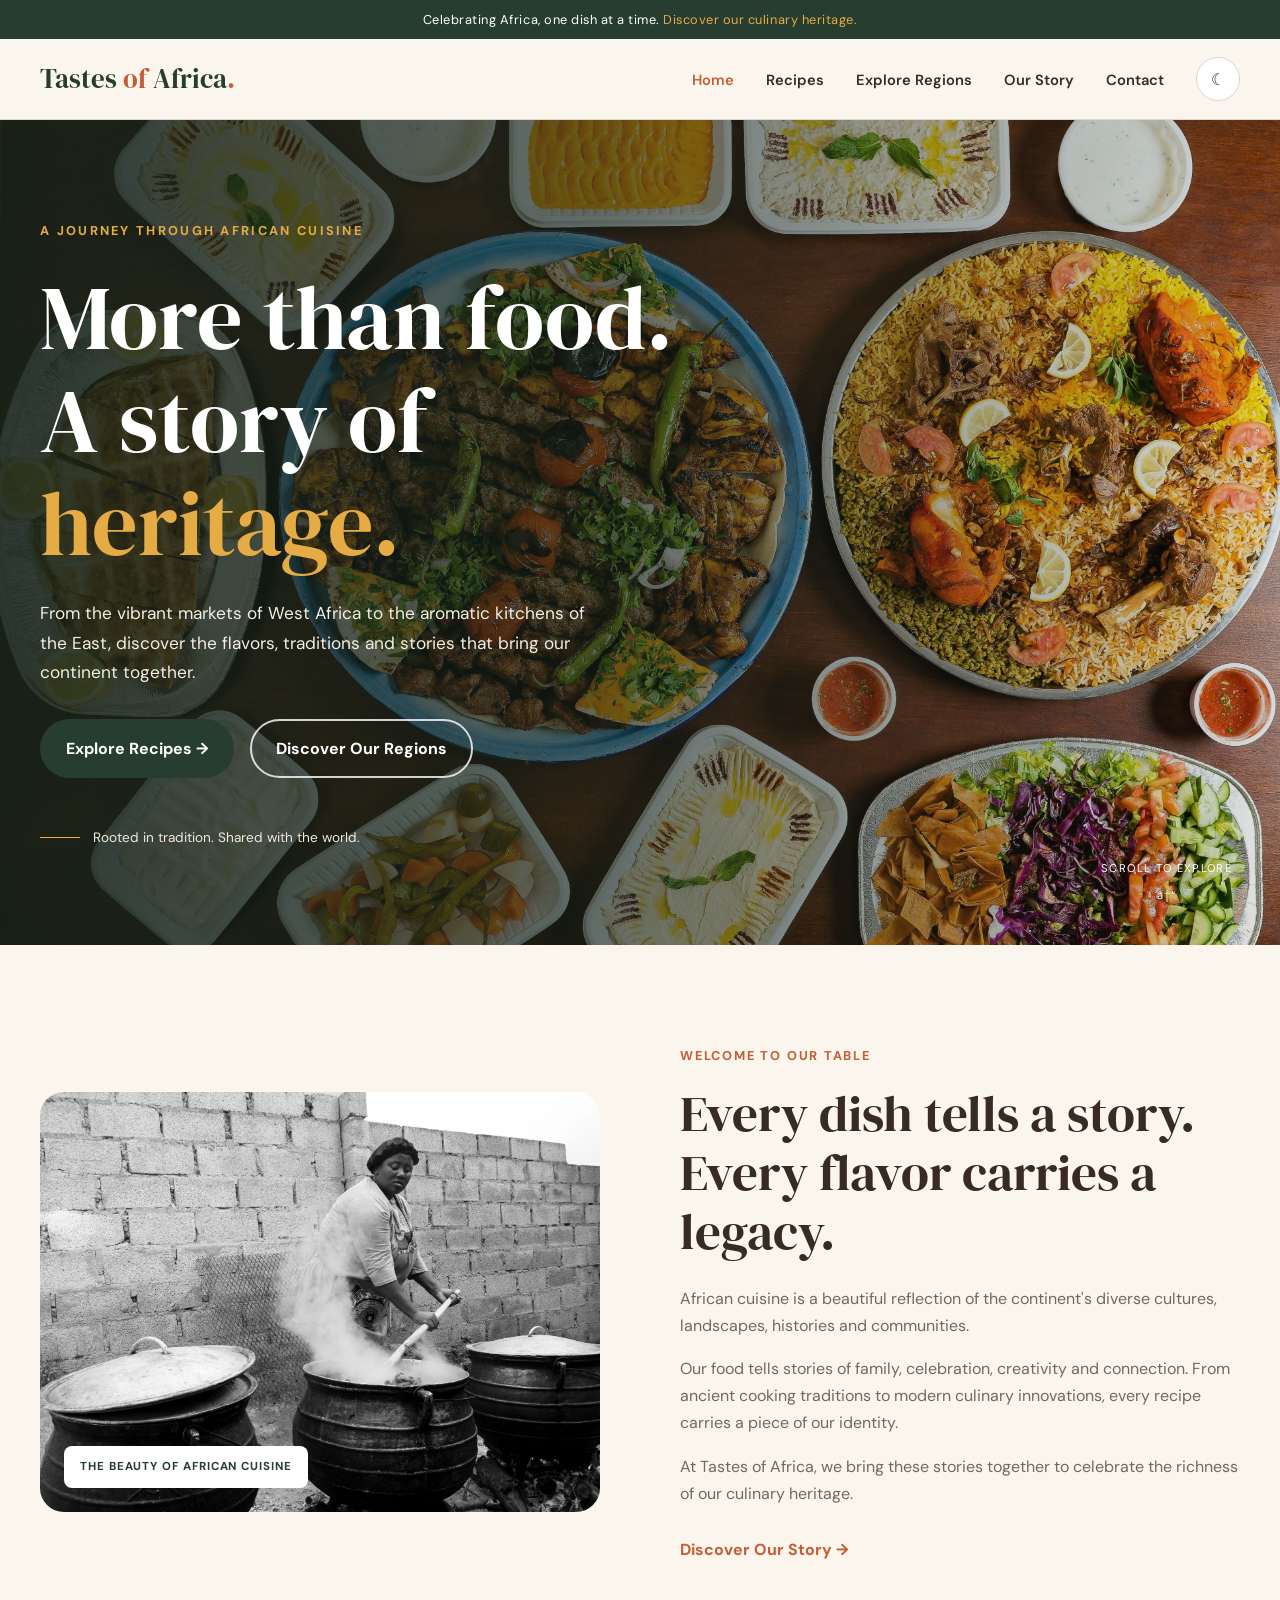
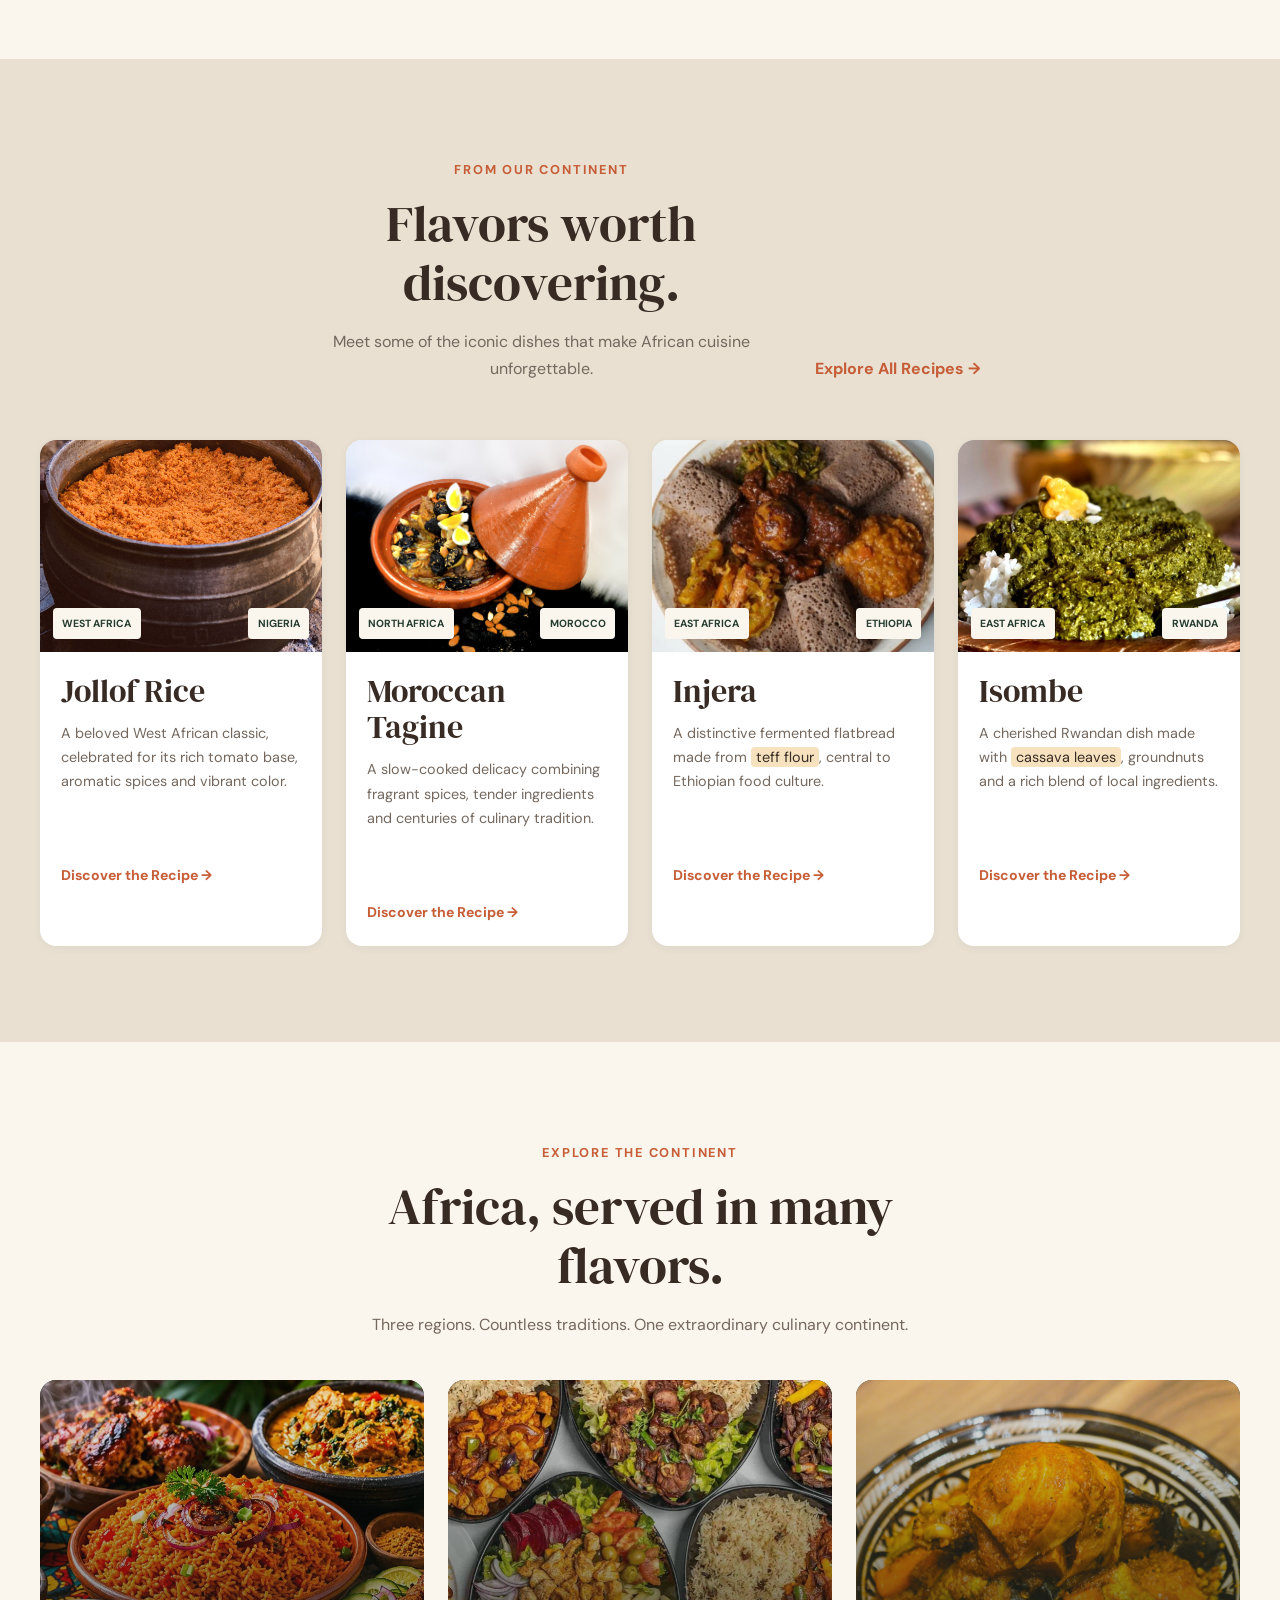
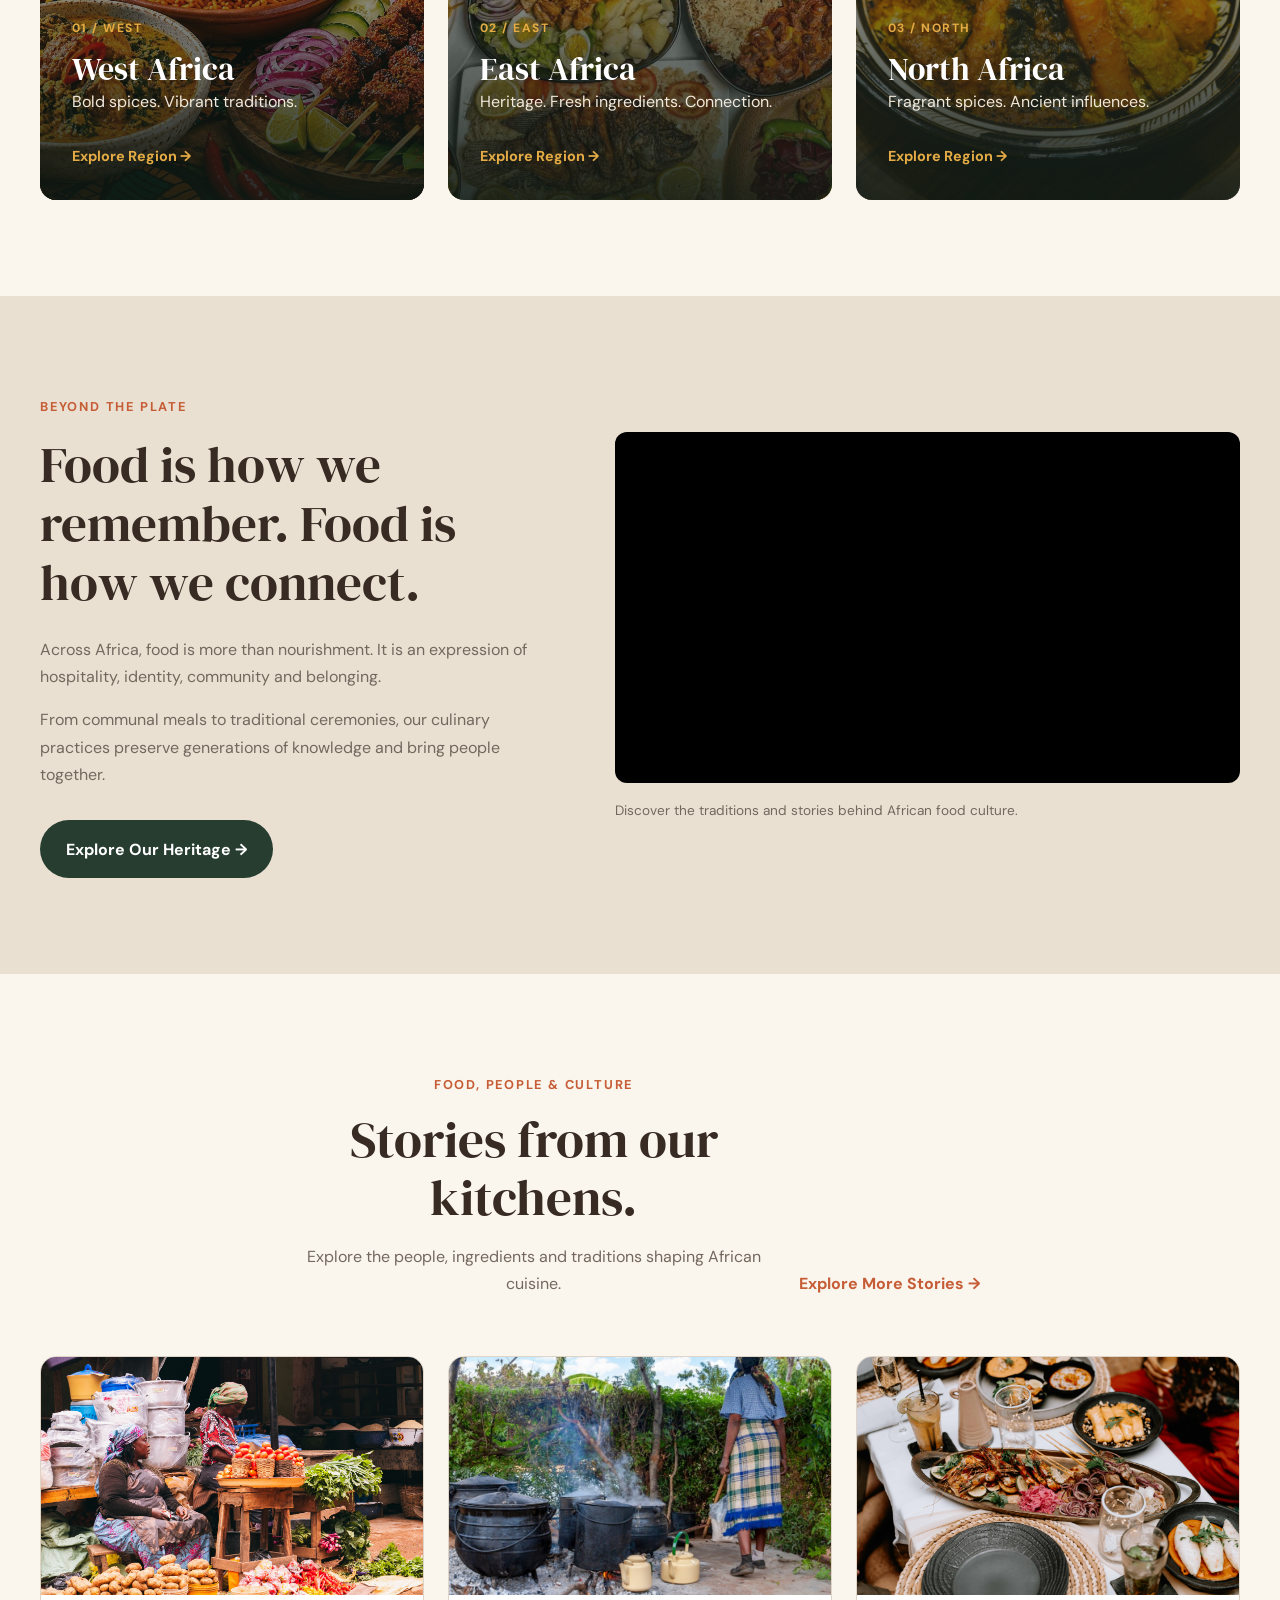
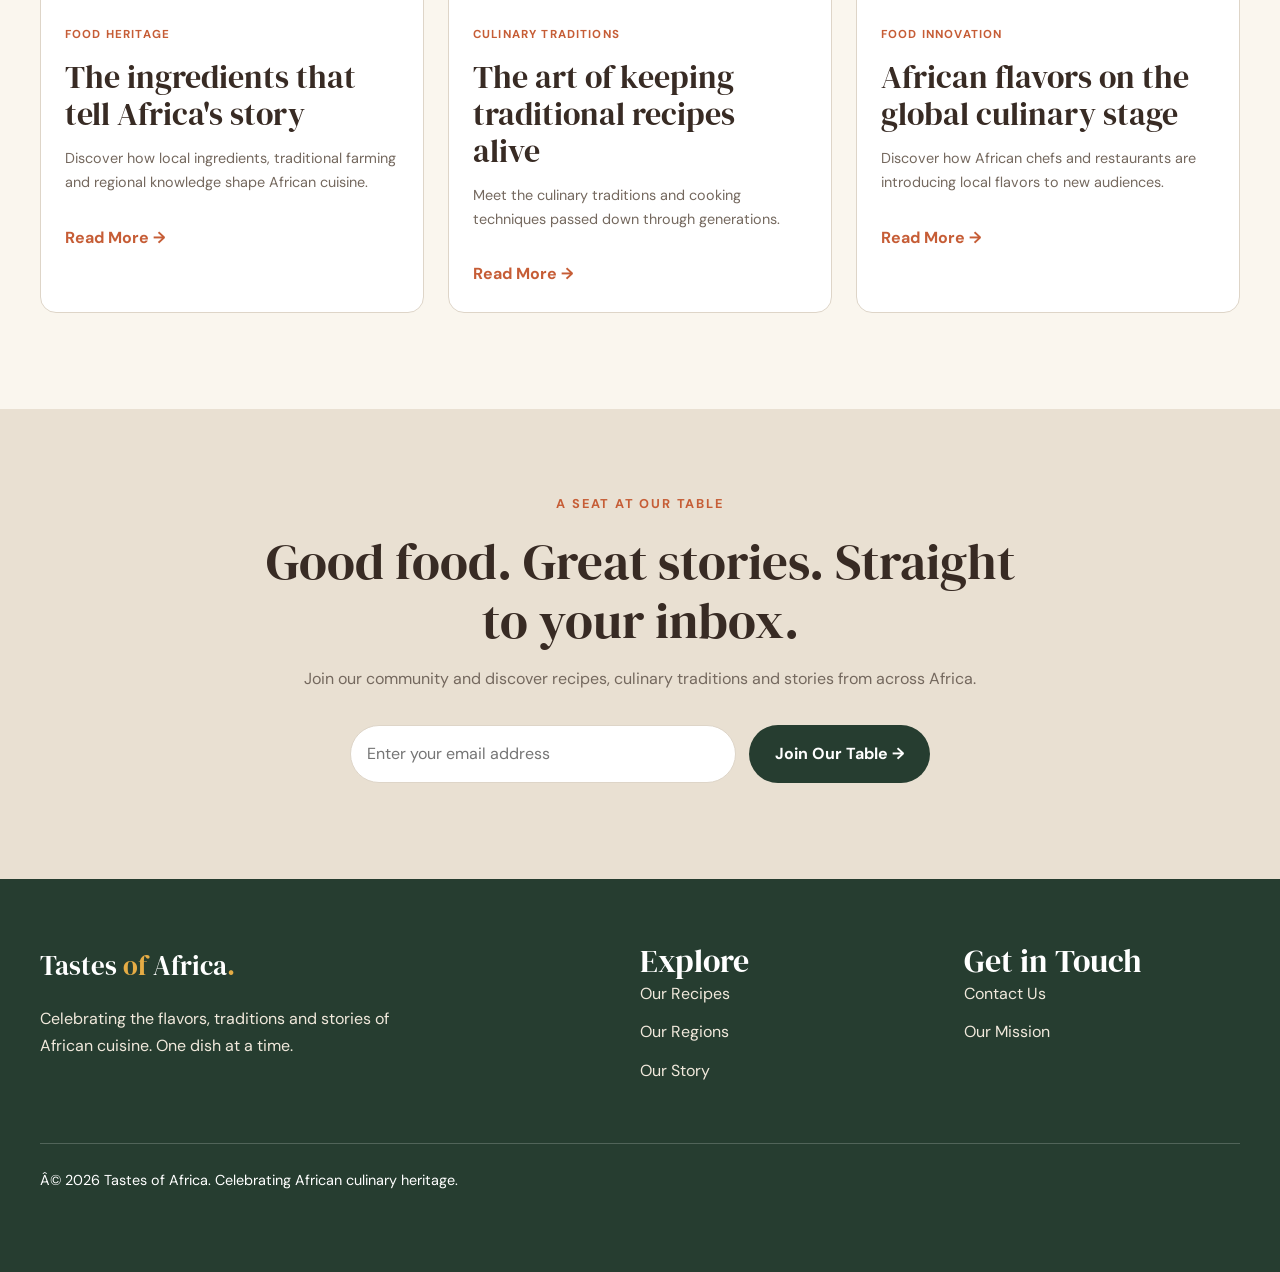
<file: index.html>
﻿
<!DOCTYPE html>
<html lang="en" data-theme="light">

<head>
    <meta charset="UTF-8">
    <meta name="viewport" content="width=device-width, initial-scale=1.0">

    <meta name="description" content="Discover the rich flavors, recipes, ingredients and culinary traditions of Africa. Explore African food culture with Tastes of Africa.">

    <meta name="author" content="Tastes of Africa">

    <meta name="theme-color" content="#FAF6EE">

    <title>Tastes of Africa | Discover African Cuisine</title>

    <link rel="preconnect" href="https://fonts.googleapis.com">
    <link rel="preconnect" href="https://fonts.gstatic.com" crossorigin>

    <link rel="stylesheet" href="css/styles.css">

    <script src="js/script.js" defer></script>
</head>

<body>

    <!-- Announcement Bar -->
    <div class="announcement-bar">
        <p>Celebrating Africa, one dish at a time. <span>Discover our culinary heritage.</span></p>
    </div>

    <!-- Main Navigation -->
    <header class="site-header">

        <div class="container nav-container">

            <a href="index.html" class="site-logo" aria-label="Tastes of Africa homepage">
                Tastes <span>of</span> Africa<span class="logo-dot">.</span>
            </a>

            <div class="nav-layout-group" style="display: flex; align-items: center; margin-left: auto; gap: 32px;"></div>

            <nav aria-label="Main navigation">
                <ul class="nav-links" id="primary-navigation">
                    <li><a href="index.html" aria-current="page">Home</a></li>
                    <li><a href="recipes.html">Recipes</a></li>
                    <li><a href="regions.html">Explore Regions</a></li>
                    <li><a href="about.html">Our Story</a></li>
                    <li><a href="contact.html">Contact</a></li>
                </ul>
            </nav>

            <div class="nav-actions">

                <button class="theme-toggle" id="theme-toggle"
                    type="button" aria-label="Switch to dark mode"
                    title="Toggle dark mode">
                    ☾
                </button>

                <button class="menu-toggle" id="menu-toggle"
                    type="button" aria-label="Open navigation menu"
                    aria-expanded="false"
                    aria-controls="primary-navigation">
                    ☰
                </button>
            </div>
        </div>
    </header>

    <main>

        <!-- Hero Section -->
        <section class="hero">
            <div class="hero-background">  
                <img src="images/hero/african-food-hero.jpg"
                    alt="A colorful spread of traditional African dishes, spices and fresh ingredients">
            </div>

            <div class="hero-overlay"></div>

            <div class="container hero-content">
                <span class="hero-eyebrow">
                    A JOURNEY THROUGH AFRICAN CUISINE
                </span>

                <h1>
                    More than food.<br>
                    A story of <span>heritage.</span>
                </h1>

                <p>
                    From the vibrant markets of West Africa to the
                    aromatic kitchens of the East, discover the
                    flavors, traditions and stories that bring
                    our continent together.
                </p>

                <div class="hero-actions">
                    <a href="recipes.html" class="button button-primary">
                        Explore Recipes →
                    </a>

                    <a href="regions.html" class="button hero-outline">
                        Discover Our Regions
                    </a>
                </div>

                <div class="hero-note">
                    <span class="hero-note-line"></span>
                    Rooted in tradition. Shared with the world.
                </div>
            </div>

            <div class="hero-scroll">
                <span>SCROLL TO EXPLORE</span>
                <span>â†“</span>
            </div>
        </section>

        <!-- Introductory Section -->
        <section class="intro-section section">
            <div class="container intro-grid">
                <div class="intro-image">
                    <img src="images/hero/african-food-culture.jpg"
                        alt="Traditional African food prepared and shared around a communal table"
                        loading="lazy">

                    <div class="image-caption">
                        <span>THE BEAUTY OF AFRICAN CUISINE</span>
                    </div>
                </div>

                <div class="intro-content">
                    <span class="section-label">WELCOME TO OUR TABLE</span>

                    <h2>
                        Every dish tells a story. Every flavor carries a legacy.
                    </h2>

                    <p>
                        African cuisine is a beautiful reflection of
                        the continent's diverse cultures, landscapes,
                        histories and communities.
                    </p>

                    <p>
                        Our food tells stories of family, celebration,
                        creativity and connection. From ancient cooking
                        traditions to modern culinary innovations,
                        every recipe carries a piece of our identity.
                    </p>

                    <p>
                        At Tastes of Africa, we bring these stories
                        together to celebrate the richness of our
                        culinary heritage.
                    </p>

                    <a href="about.html" class="text-link">
                        Discover Our Story →
                    </a>
                </div>
            </div>
        </section>

        <!-- Featured Dishes -->
        <section class="featured-section section">
            <div class="container">
                <div class="section-heading featured-heading">
                    <div>
                        <span class="section-label">FROM OUR CONTINENT</span>

                        <h2>Flavors worth discovering.</h2>

                        <p>
                            Meet some of the iconic dishes that make
                            African cuisine unforgettable.
                        </p>
                    </div>

                    <a href="recipes.html" class="text-link">
                        Explore All Recipes →
                    </a>
                </div>

                <div class="featured-grid">

                    <!-- Jollof Rice -->
                    <article class="dish-card">
                        <figure>
                            <div class="dish-image">
                                <img src="images/dishes/jollof-rice.jpg"
                                    alt="West African Jollof rice served with grilled chicken and plantain"
                                    loading="lazy">
                            </div>

                            <figcaption class="dish-caption">
                                <span>WEST AFRICA</span>
                                <span>NIGERIA</span>
                            </figcaption>
                        </figure>

                        <div class="dish-content">
                            <h3>Jollof Rice</h3>

                            <p>
                                A beloved West African classic,
                                celebrated for its rich tomato base,
                                aromatic spices and vibrant color.
                            </p>

                            <a href="recipes/jollof-rice.html" class="text-link">
                                Discover the Recipe →
                            </a>
                        </div>
                    </article>

                    <!-- Moroccan Tagine -->
                    <article class="dish-card">
                        <figure>
                            <div class="dish-image">
                                <img src="images/dishes/moroccan-tagine.jpg"
                                    alt="Traditional Moroccan chicken tagine with olives and preserved lemons"
                                    loading="lazy">
                            </div>

                            <figcaption class="dish-caption">
                                <span>NORTH AFRICA</span>
                                <span>MOROCCO</span>
                            </figcaption>

                        </figure>

                        <div class="dish-content">
                            <h3>Moroccan Tagine</h3>

                            <p>
                                A slow-cooked delicacy combining
                                fragrant spices, tender ingredients
                                and centuries of culinary tradition.
                            </p>

                            <a href="recipes/tagine.html" class="text-link">
                                Discover the Recipe →
                            </a>
                        </div>
                    </article>

                    <!-- Injera -->
                    <article class="dish-card">
                        <figure>
                            <div class="dish-image">
                                <img src="images/dishes/injera.jpg"
                                    alt="Ethiopian injera flatbread served with colorful traditional stews"
                                    loading="lazy">
                            </div>

                            <figcaption class="dish-caption">
                                <span>EAST AFRICA</span>
                                <span>ETHIOPIA</span>
                            </figcaption>
                        </figure>

                        <div class="dish-content">
                            <h3>Injera</h3>

                            <p>
                                A distinctive fermented flatbread
                                made from <mark>teff flour</mark>,
                                central to Ethiopian food culture.
                            </p>

                            <a href="recipes/injera.html" class="text-link">
                                Discover the Recipe →
                            </a>
                        </div>
                    </article>

                    <!-- Isombe -->
                    <article class="dish-card">
                        <figure>
                            <div class="dish-image">
                                <img src="images/dishes/isombe.jpg"
                                    alt="Traditional Rwandan isombe made with cassava leaves and groundnuts"
                                    loading="lazy">
                            </div>

                            <figcaption class="dish-caption">
                                <span>EAST AFRICA</span>
                                <span>RWANDA</span>
                            </figcaption>
                        </figure>

                        <div class="dish-content">
                            <h3>Isombe</h3>

                            <p>
                                A cherished Rwandan dish made with
                                <mark>cassava leaves</mark>, groundnuts
                                and a rich blend of local ingredients.
                            </p>

                            <a href="recipes/isombe.html" class="text-link">
                                Discover the Recipe →
                            </a>
                        </div>
                    </article>
                </div>
            </div>
        </section>

        <!-- Culinary Regions -->
        <section class="regions-section section">
            <div class="container">
                <div class="section-heading text-center">
                    <span class="section-label">EXPLORE THE CONTINENT</span>

                    <h2>Africa, served in many flavors.</h2>

                    <p>
                        Three regions. Countless traditions.
                        One extraordinary culinary continent.
                    </p>
                </div>

                <div class="regions-grid">
                    <a href="regions/west-africa.html" class="region-card west-region">
                        <img src="images/regions/west-africa.jpg"
                            alt="Traditional West African dishes featuring rice, vegetables and spices"
                            loading="lazy">

                        <div class="region-overlay">
                            <span>01 / WEST</span>
                            <h3>West Africa</h3>
                            <p>Bold spices. Vibrant traditions.</p>
                            <span class="region-arrow">Explore Region →</span>
                        </div>
                    </a>

                    <a href="regions/east-africa.html" class="region-card east-region">
                        <img src="images/regions/east-africa.jpg"
                            alt="Traditional East African cuisine with injera and regional dishes"
                            loading="lazy">

                        <div class="region-overlay">
                            <span>02 / EAST</span>
                            <h3>East Africa</h3>
                            <p>Heritage. Fresh ingredients. Connection.</p>
                            <span class="region-arrow">Explore Region →</span>
                        </div>
                    </a>

                    <a href="regions/north-africa.html" class="region-card north-region">
                        <img src="images/regions/north-africa.jpg"
                            alt="North African cuisine featuring Moroccan tagine and aromatic spices"
                            loading="lazy">

                        <div class="region-overlay">
                            <span>03 / NORTH</span>
                            <h3>North Africa</h3>
                            <p>Fragrant spices. Ancient influences.</p>
                            <span class="region-arrow">Explore Region →</span>
                        </div>
                    </a>
                </div>
            </div>
        </section>

        <!-- Food Culture Video -->
        <section class="culture-section section">
            <div class="container culture-grid">
                <div class="culture-content">
                    <span class="section-label">BEYOND THE PLATE</span>

                    <h2>Food is how we remember. Food is how we connect.</h2>

                    <p>
                        Across Africa, food is more than nourishment.
                        It is an expression of hospitality, identity,
                        community and belonging.
                    </p>

                    <p>
                        From communal meals to traditional ceremonies,
                        our culinary practices preserve generations
                        of knowledge and bring people together.
                    </p>

                    <a href="about.html" class="button button-primary">
                        Explore Our Heritage →
                    </a>
                </div>


                <div class="culture-video">
                    <div class="video-wrapper">
                        <iframe
                            src="https://www.youtube-nocookie.com/embed/DW8SohCbYj4"
                            title="Traditional South African Dishes - South Africa Food Culture By Traditional Dishes"
                            loading="lazy"
                            referrerpolicy="strict-origin-when-cross-origin"
                            allow="accelerometer; autoplay; clipboard-write; encrypted-media; gyroscope; picture-in-picture; web-share"
                            allowfullscreen>
                        </iframe>

                    </div>

                    <p class="video-caption">
                        Discover the traditions and stories behind
                        African food culture.
                    </p>
                </div>
            </div>
        </section>

        <!-- Latest Food Stories -->
        <section class="stories-section section">
            <div class="container">
                <div class="section-heading featured-heading">
                    <div>
                        <span class="section-label">FOOD, PEOPLE & CULTURE</span>

                        <h2>Stories from our kitchens.</h2>

                        <p>
                            Explore the people, ingredients and
                            traditions shaping African cuisine.
                        </p>
                    </div>

                    <a href="regions.html" class="text-link">
                        Explore More Stories →
                    </a>
                </div>

                <div class="stories-grid">
                    <article class="story-card">
                        <img src="images/regions/african-market.jpg"
                            alt="Fresh traditional ingredients displayed at an African food market"
                            loading="lazy">

                        <div class="story-content">
                            <span class="story-category">FOOD HERITAGE</span>

                            <h3>
                                The ingredients that tell Africa's story
                            </h3>

                            <p>
                                Discover how local ingredients,
                                traditional farming and regional
                                knowledge shape African cuisine.
                            </p>

                            <a href="regions.html" class="text-link">
                                Read More →
                            </a>
                        </div>
                    </article>

                    <article class="story-card">
                        <img src="images/regions/african-cooking.jpg"
                            alt="Traditional African cooking with fresh vegetables and aromatic spices"
                            loading="lazy">

                        <div class="story-content">
                            <span class="story-category">CULINARY TRADITIONS</span>

                            <h3>
                                The art of keeping traditional recipes alive
                            </h3>

                            <p>
                                Meet the culinary traditions and
                                cooking techniques passed down
                                through generations.
                            </p>

                            <a href="about.html" class="text-link">
                                Read More →
                            </a>
                        </div>
                    </article>


                    <article class="story-card">
                        <img src="images/regions/modern-african-cuisine.jpg"
                            alt="Modern African-inspired dish presented in a contemporary restaurant"
                            loading="lazy">

                        <div class="story-content">
                            <span class="story-category">FOOD INNOVATION</span>

                            <h3>
                                African flavors on the global culinary stage
                            </h3>

                            <p>
                                Discover how African chefs and
                                restaurants are introducing local
                                flavors to new audiences.
                            </p>

                            <a href="about.html" class="text-link">
                                Read More →
                            </a>
                        </div>
                    </article>
                </div>
            </div>
        </section>


        <!-- Newsletter -->
        <section class="newsletter-section">

            <div class="container newsletter-content">
                <span class="section-label">A SEAT AT OUR TABLE</span>

                <h2>Good food. Great stories. Straight to your inbox.</h2>

                <p>
                    Join our community and discover recipes,
                    culinary traditions and stories from across Africa.
                </p>

                <form class="newsletter-form" id="newsletter-form">

                    <label class="visually-hidden" for="newsletter-email">
                        Your email address
                    </label>

                    <input
                        type="email"
                        id="newsletter-email"
                        name="email"
                        placeholder="Enter your email address"
                        required>

                    <button type="submit" class="button button-primary">
                        Join Our Table →
                    </button>

                </form>

                <p id="newsletter-feedback" class="newsletter-feedback"
                    aria-live="polite"></p>

            </div>
        </section>
    </main>

    <!-- Footer -->
    <footer class="site-footer">
        <div class="container">
            <div class="footer-content">
                <div class="footer-brand">
                    <a href="index.html" class="site-logo">
                        Tastes <span>of</span> Africa<span class="logo-dot">.</span>
                    </a>

                    <p>
                        Celebrating the flavors, traditions
                        and stories of African cuisine.
                        One dish at a time.
                    </p>
                </div>

                <div>
                    <h3>Explore</h3>

                    <ul class="footer-links">
                        <li><a href="recipes.html">Our Recipes</a></li>
                        <li><a href="regions.html">Our Regions</a></li>
                        <li><a href="about.html">Our Story</a></li>
                    </ul>
                </div>

                <div>
                    <h3>Get in Touch</h3>

                    <ul class="footer-links">
                        <li><a href="contact.html">Contact Us</a></li>
                        <li><a href="about.html">Our Mission</a></li>
                    </ul>
                </div>
            </div>

            <div class="footer-bottom">
                <p>
                    Â© <span id="current-year">2026</span>
                    Tastes of Africa. Celebrating African culinary heritage.
                </p>
            </div>
        </div>
    </footer>
</body>

</html>
</file>
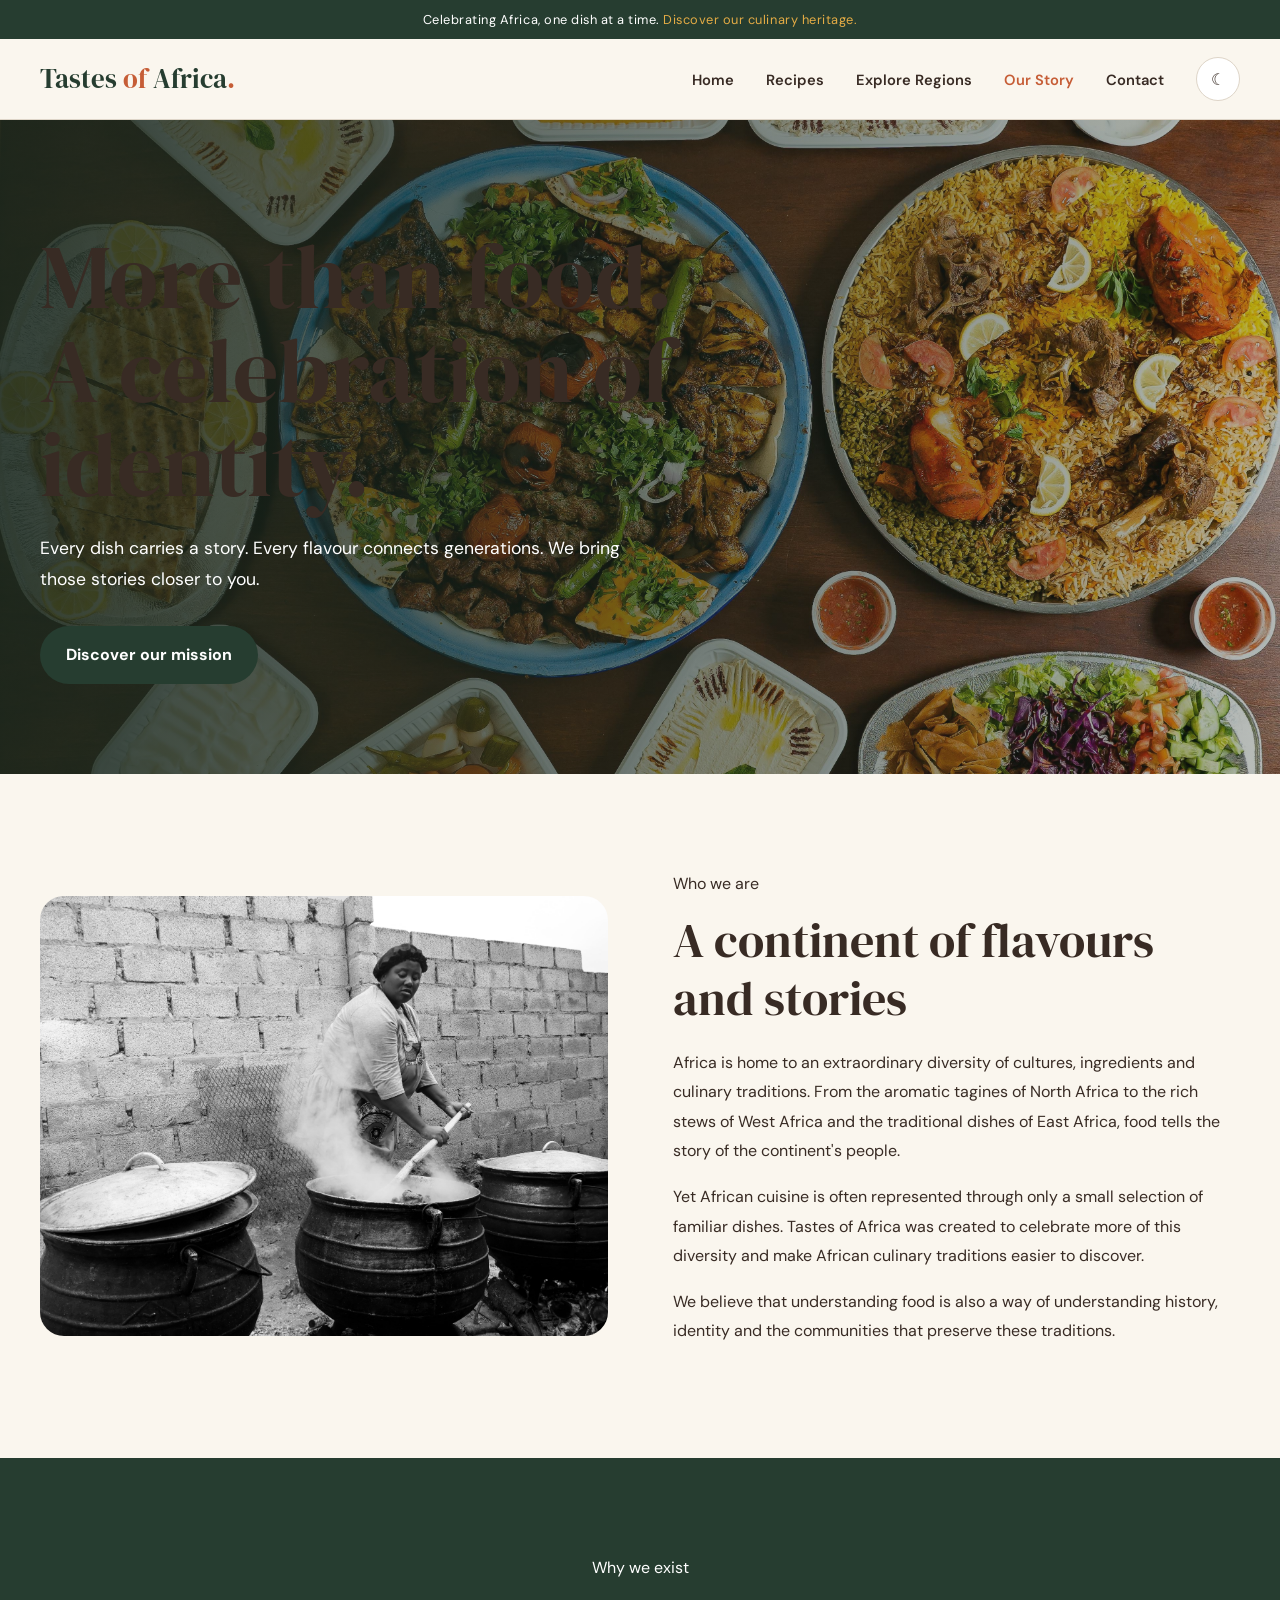
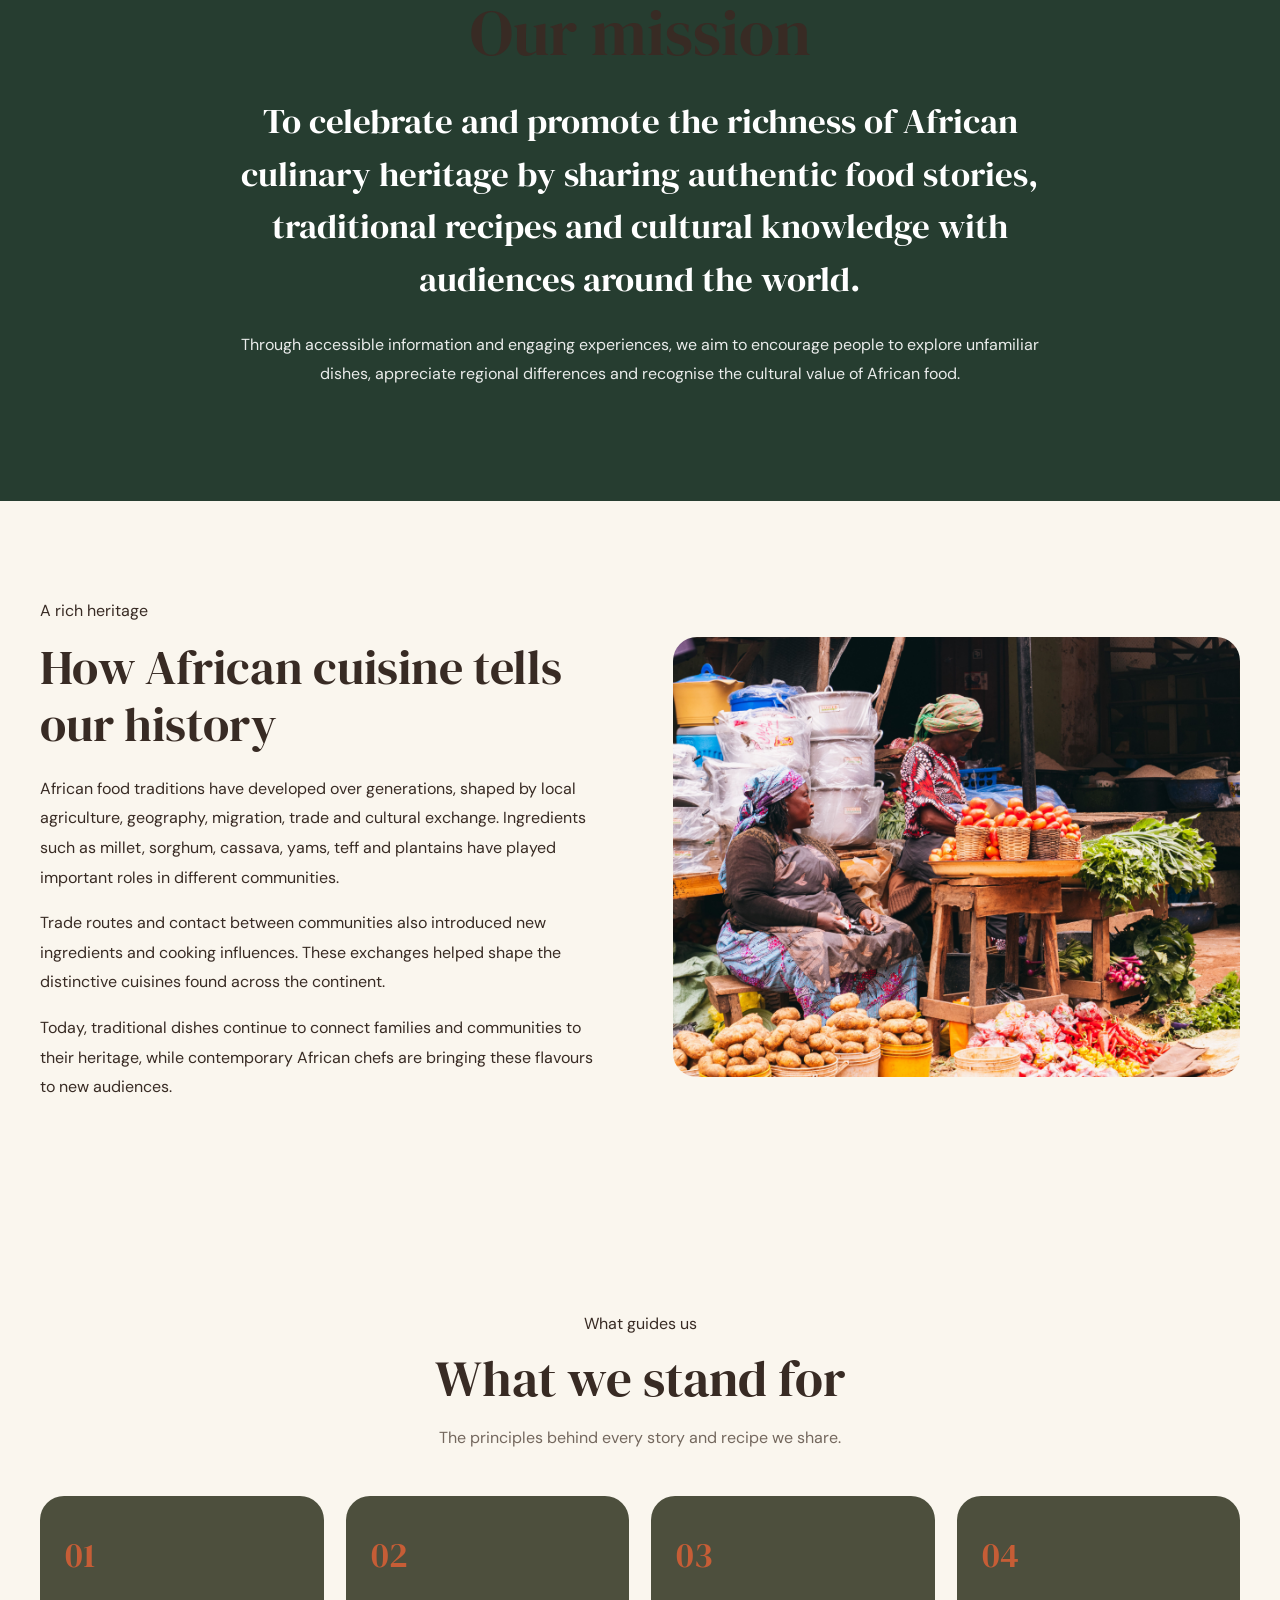
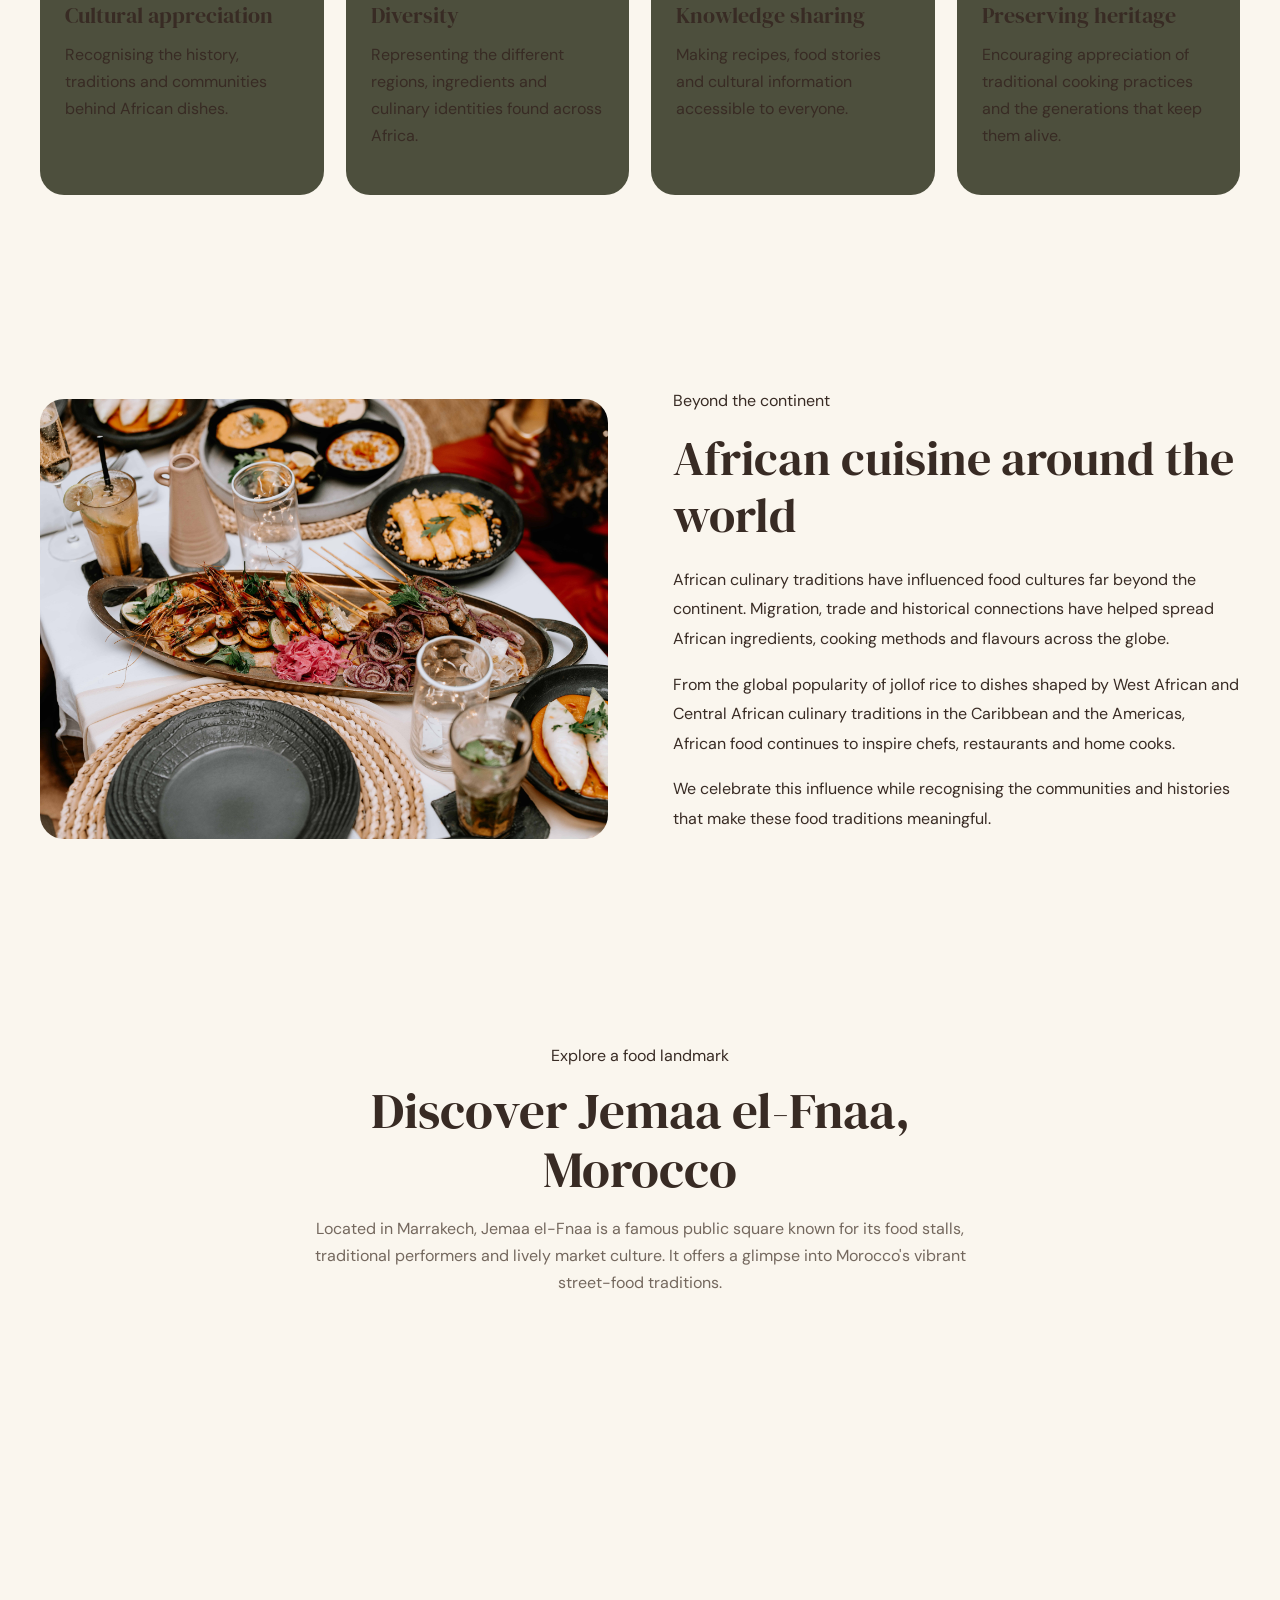
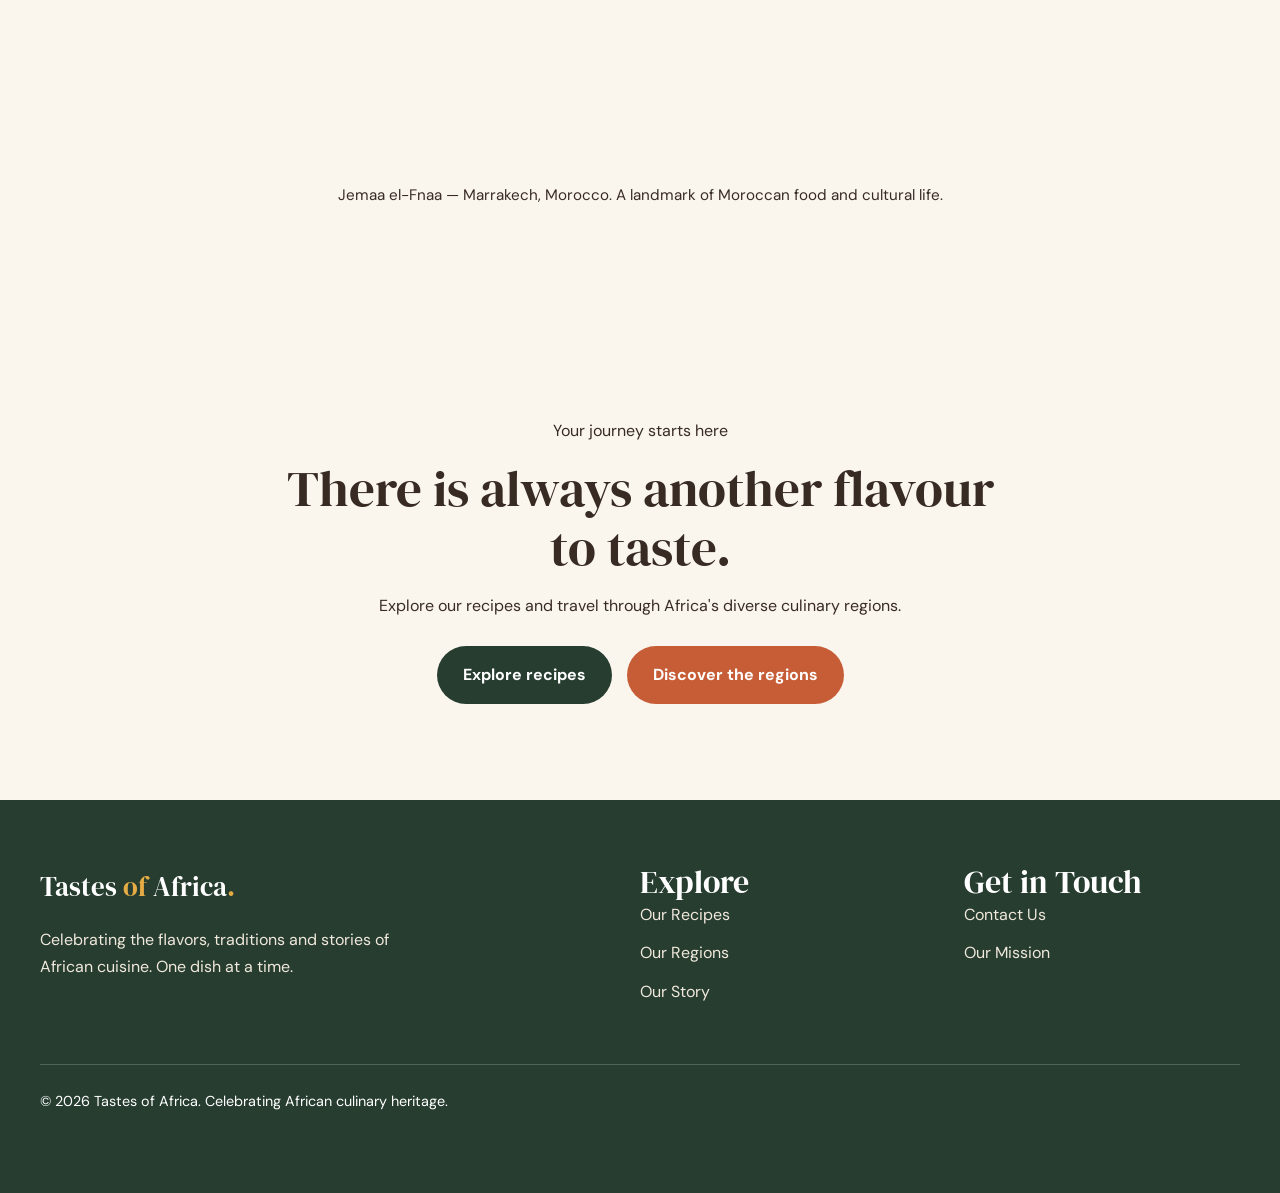
<file: about.html>
<!DOCTYPE html>

<html lang="en">

<head>
    <meta charset="UTF-8">
    <meta name="viewport" content="width=device-width, initial-scale=1.0">
    <meta name="description" content="Discover the mission behind Tastes of Africa and explore the history, culture and global influence of African cuisine.">
    <title>Our Story | Tastes of Africa</title>
    <link rel="stylesheet" href="css/styles.css">
    <script src="js/script.js" defer></script>
</head>

<body>

    <a class="skip-link" href="#main-content">Skip to content</a>

    <div class="announcement-bar">
        <p>Celebrating Africa, one dish at a time. <span>Discover our culinary heritage.</span></p>
    </div>

    <header class="site-header">
        <div class="container nav-container">

            <a href="index.html" class="site-logo" aria-label="Tastes of Africa homepage">
                Tastes <span>of</span> Africa<span class="logo-dot">.</span>
            </a>

            <div class="nav-layout-group" style="display: flex; align-items: center; margin-left: auto; gap: 32px;">

                <nav aria-label="Main navigation">
                    <ul class="nav-links" id="primary-navigation">
                        <li><a href="index.html">Home</a></li>
                        <li><a href="recipes.html">Recipes</a></li>
                        <li><a href="regions.html">Explore Regions</a></li>
                        <li><a href="about.html" aria-current="page">Our Story</a></li>
                        <li><a href="contact.html">Contact</a></li>
                    </ul>
                </nav>

                <div class="nav-actions">
                    <button class="theme-toggle" id="theme-toggle"
                        type="button" aria-label="Switch to dark mode"
                        title="Toggle dark mode">
                        ☾
                    </button>

                    <button class="menu-toggle" id="menu-toggle"
                        type="button" aria-label="Open navigation menu"
                        aria-expanded="false"
                        aria-controls="primary-navigation">
                        ☰
                    </button>
                </div>
            </div>
        </div>
    </header>

    <main id="main-content">

        <!-- About hero -->
        <section class="about-hero">
            <div class="container about-hero-content">

                <h1>More than food.<br>A celebration of identity.</h1>
                <p>
                    Every dish carries a story. Every flavour connects
                    generations. We bring those stories closer to you.
                </p>
                <a href="#our-mission" class="button button-primary">
                    Discover our mission
                </a>
            </div>
        </section>

        <!-- Introduction -->
        <section class="section">
            <div class="container about-introduction">

                <div class="about-intro-image">
                    <img
                        src="images/hero/african-food-culture.jpg"
                        alt="A celebration of African food and traditional cuisine"
                        loading="lazy">
                </div>

                <div class="about-intro-content">
                    <span class="eyebrow">Who we are</span>
                    <h2>A continent of flavours and stories</h2>

                    <p>
                        Africa is home to an extraordinary diversity of
                        cultures, ingredients and culinary traditions.
                        From the aromatic tagines of North Africa to the
                        rich stews of West Africa and the traditional
                        dishes of East Africa, food tells the story of
                        the continent's people.
                    </p>

                    <p>
                        Yet African cuisine is often represented through
                        only a small selection of familiar dishes.
                        Tastes of Africa was created to celebrate more
                        of this diversity and make African culinary
                        traditions easier to discover.
                    </p>

                    <p>
                        We believe that understanding food is also a
                        way of understanding history, identity and
                        the communities that preserve these traditions.
                    </p>
                </div>

            </div>
        </section>

        <!-- Mission -->
        <section class="section about-mission-section" id="our-mission">
            <div class="container about-mission-content">
                <span class="eyebrow">Why we exist</span>
                <h2>Our mission</h2>

                <p class="about-mission-statement">
                    To celebrate and promote the richness of African
                    culinary heritage by sharing authentic food stories,
                    traditional recipes and cultural knowledge with
                    audiences around the world.
                </p>

                <p>
                    Through accessible information and engaging
                    experiences, we aim to encourage people to explore
                    unfamiliar dishes, appreciate regional differences
                    and recognise the cultural value of African food.
                </p>
            </div>
        </section>

        <!-- History and influence -->
        <section class="section">
            <div class="container about-history">

                <div class="about-history-content">
                    <span class="eyebrow">A rich heritage</span>
                    <h2>How African cuisine tells our history</h2>

                    <p>
                        African food traditions have developed over
                        generations, shaped by local agriculture,
                        geography, migration, trade and cultural exchange.
                        Ingredients such as millet, sorghum, cassava,
                        yams, teff and plantains have played important
                        roles in different communities.
                    </p>

                    <p>
                        Trade routes and contact between communities
                        also introduced new ingredients and cooking
                        influences. These exchanges helped shape the
                        distinctive cuisines found across the continent.
                    </p>

                    <p>
                        Today, traditional dishes continue to connect
                        families and communities to their heritage,
                        while contemporary African chefs are bringing
                        these flavours to new audiences.
                    </p>
                </div>

                <div class="about-history-image">
                    <img
                        src="images/regions/african-market.jpg"
                        alt="Traditional African food ingredients displayed at a market"
                        loading="lazy">
                </div>

            </div>
        </section>

        <!-- Values -->
        <section class="section about-values-section">
            <div class="container">

                <div class="section-heading">
                    <span class="eyebrow">What guides us</span>
                    <h2>What we stand for</h2>
                    <p>
                        The principles behind every story and recipe
                        we share.
                    </p>
                </div>

                <div class="about-values-grid">

                    <article class="about-value-card">
                        <span class="about-value-number">01</span>
                        <h3>Cultural appreciation</h3>
                        <p>
                            Recognising the history, traditions and
                            communities behind African dishes.
                        </p>
                    </article>

                    <article class="about-value-card">
                        <span class="about-value-number">02</span>
                        <h3>Diversity</h3>
                        <p>
                            Representing the different regions,
                            ingredients and culinary identities
                            found across Africa.
                        </p>
                    </article>

                    <article class="about-value-card">
                        <span class="about-value-number">03</span>
                        <h3>Knowledge sharing</h3>
                        <p>
                            Making recipes, food stories and cultural
                            information accessible to everyone.
                        </p>
                    </article>

                    <article class="about-value-card">
                        <span class="about-value-number">04</span>
                        <h3>Preserving heritage</h3>
                        <p>
                            Encouraging appreciation of traditional
                            cooking practices and the generations
                            that keep them alive.
                        </p>
                    </article>

                </div>
            </div>
        </section>

        <!-- Global influence -->
        <section class="section about-global-section">
            <div class="container about-global-content">

                <div class="about-global-image">
                    <img
                        src="images/regions/modern-african-cuisine.jpg"
                        alt="Modern presentation of African-inspired cuisine"
                        loading="lazy">
                </div>

                <div class="about-global-text">
                    <span class="eyebrow">Beyond the continent</span>
                    <h2>African cuisine around the world</h2>

                    <p>
                        African culinary traditions have influenced
                        food cultures far beyond the continent.
                        Migration, trade and historical connections
                        have helped spread African ingredients,
                        cooking methods and flavours across the globe.
                    </p>

                    <p>
                        From the global popularity of jollof rice
                        to dishes shaped by West African and Central
                        African culinary traditions in the Caribbean
                        and the Americas, African food continues to
                        inspire chefs, restaurants and home cooks.
                    </p>

                    <p>
                        We celebrate this influence while recognising
                        the communities and histories that make
                        these food traditions meaningful.
                    </p>
                </div>

            </div>
        </section>

        <!-- Cultural landmark map -->
        <section class="section about-map-section">
            <div class="container">

                <div class="section-heading">
                    <span class="eyebrow">Explore a food landmark</span>
                    <h2>Discover Jemaa el-Fnaa, Morocco</h2>
                    <p>
                        Located in Marrakech, Jemaa el-Fnaa is a famous
                        public square known for its food stalls,
                        traditional performers and lively market culture.
                        It offers a glimpse into Morocco's vibrant
                        street-food traditions.
                    </p>
                </div>

                <div class="about-map-wrapper">
                    <iframe
                        src="https://maps.google.com/maps?q=Jemaa%20el-Fnaa%2C%20Marrakech%2C%20Morocco&t=&z=14&ie=UTF8&iwloc=&output=embed"
                        title="Google Maps showing Jemaa el-Fnaa in Marrakech, Morocco"
                        loading="lazy"
                        referrerpolicy="no-referrer-when-downgrade"
                        allowfullscreen>
                    </iframe>
                </div>

                <p class="about-map-caption">
                    Jemaa el-Fnaa — Marrakech, Morocco.
                    A landmark of Moroccan food and cultural life.
                </p>

            </div>
        </section>

        <!-- Call to action -->
        <section class="section about-cta-section">
            <div class="container">
                <span class="eyebrow">Your journey starts here</span>
                <h2>There is always another flavour to taste.</h2>
                <p>
                    Explore our recipes and travel through Africa's
                    diverse culinary regions.
                </p>

                <div class="about-cta-links">
                    <a href="recipes.html" class="button button-primary">
                        Explore recipes
                    </a>

                    <a href="regions.html" class="button button-secondary">
                        Discover the regions
                    </a>
                </div>
            </div>
        </section>

    </main>

    <!-- Footer -->
    <footer class="site-footer">
        <div class="container">
            <div class="footer-content">
                <div class="footer-brand">
                    <a href="index.html" class="site-logo">
                        Tastes <span>of</span> Africa<span class="logo-dot">.</span>
                    </a>

                    <p>
                        Celebrating the flavors, traditions
                        and stories of African cuisine.
                        One dish at a time.
                    </p>
                </div>

                <div>
                    <h3>Explore</h3>

                    <ul class="footer-links">
                        <li><a href="recipes.html">Our Recipes</a></li>
                        <li><a href="regions.html">Our Regions</a></li>
                        <li><a href="about.html">Our Story</a></li>
                    </ul>
                </div>

                <div>
                    <h3>Get in Touch</h3>

                    <ul class="footer-links">
                        <li><a href="contact.html">Contact Us</a></li>
                        <li><a href="about.html">Our Mission</a></li>
                    </ul>
                </div>
            </div>

            <div class="footer-bottom">
                <p>
                    © <span id="current-year">2026</span>
                    Tastes of Africa. Celebrating African culinary heritage.
                </p>
            </div>
        </div>
    </footer>

</body>
</html>
</file>
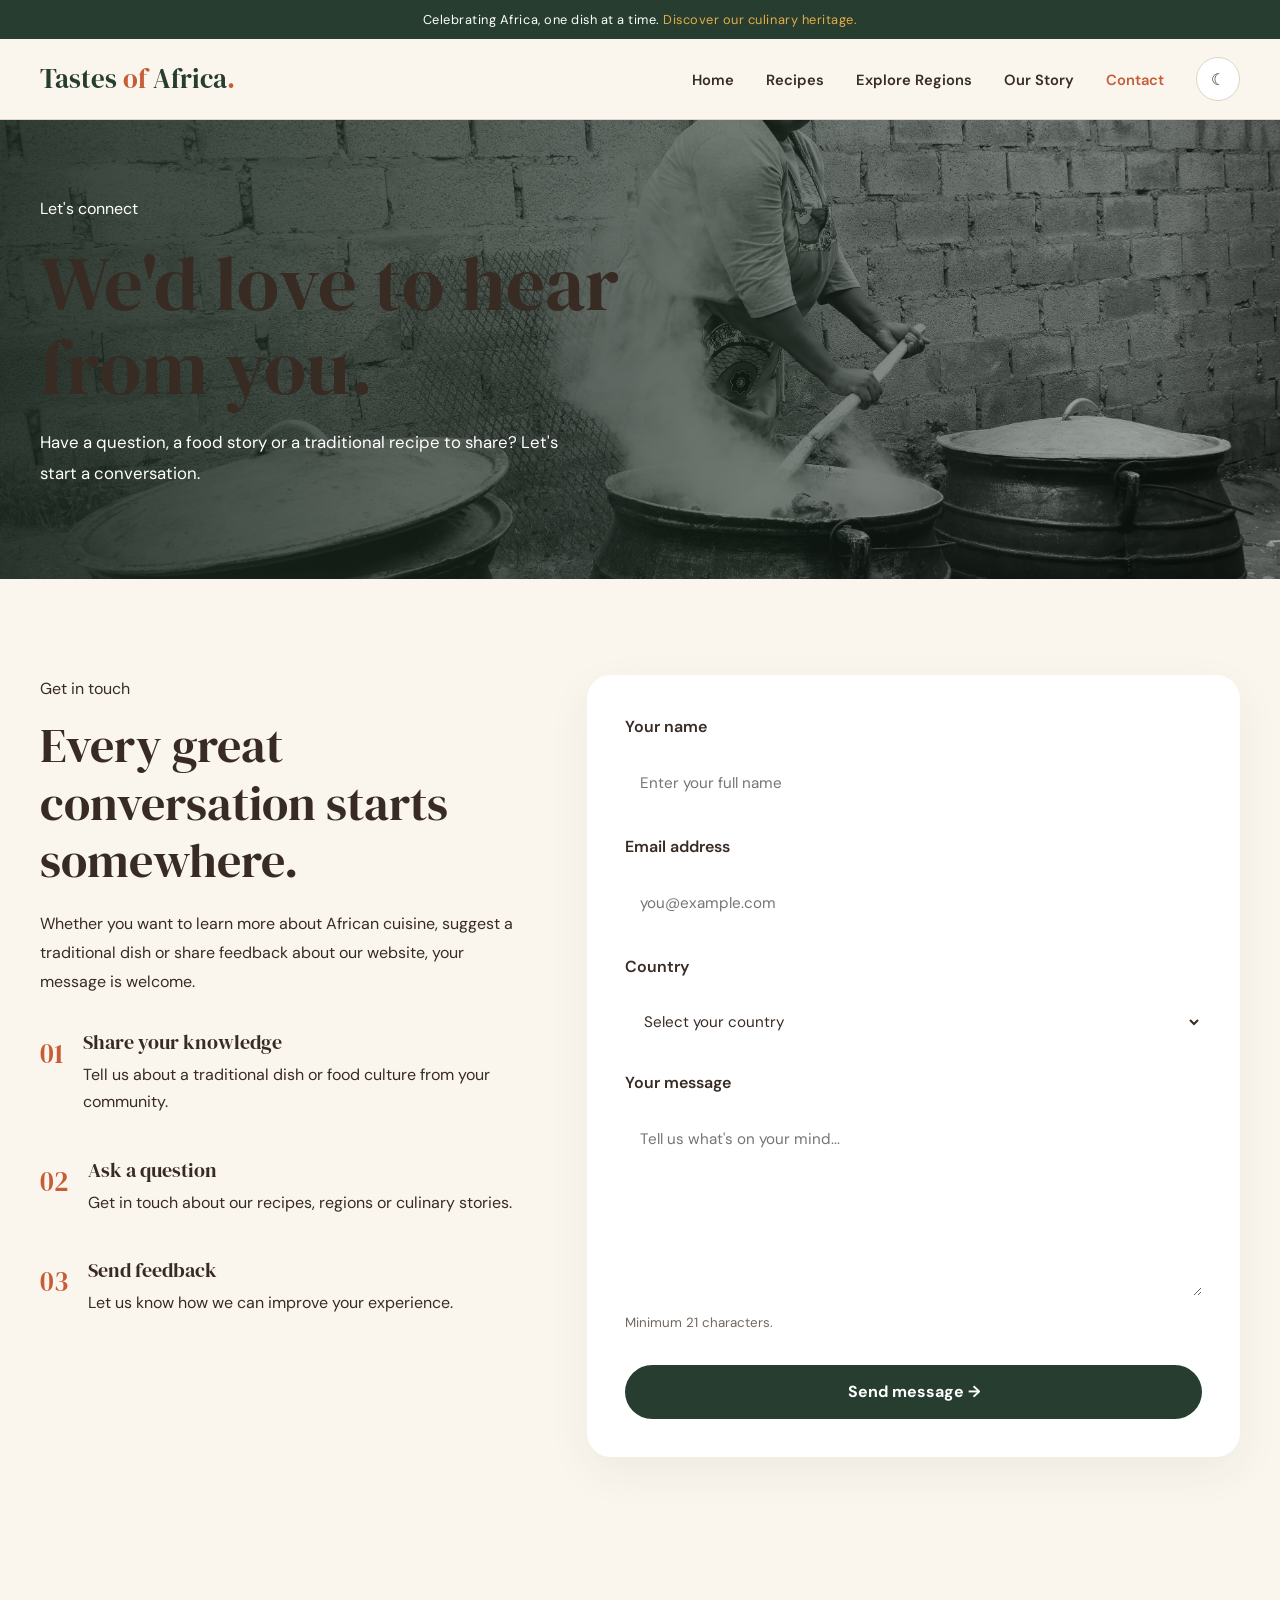
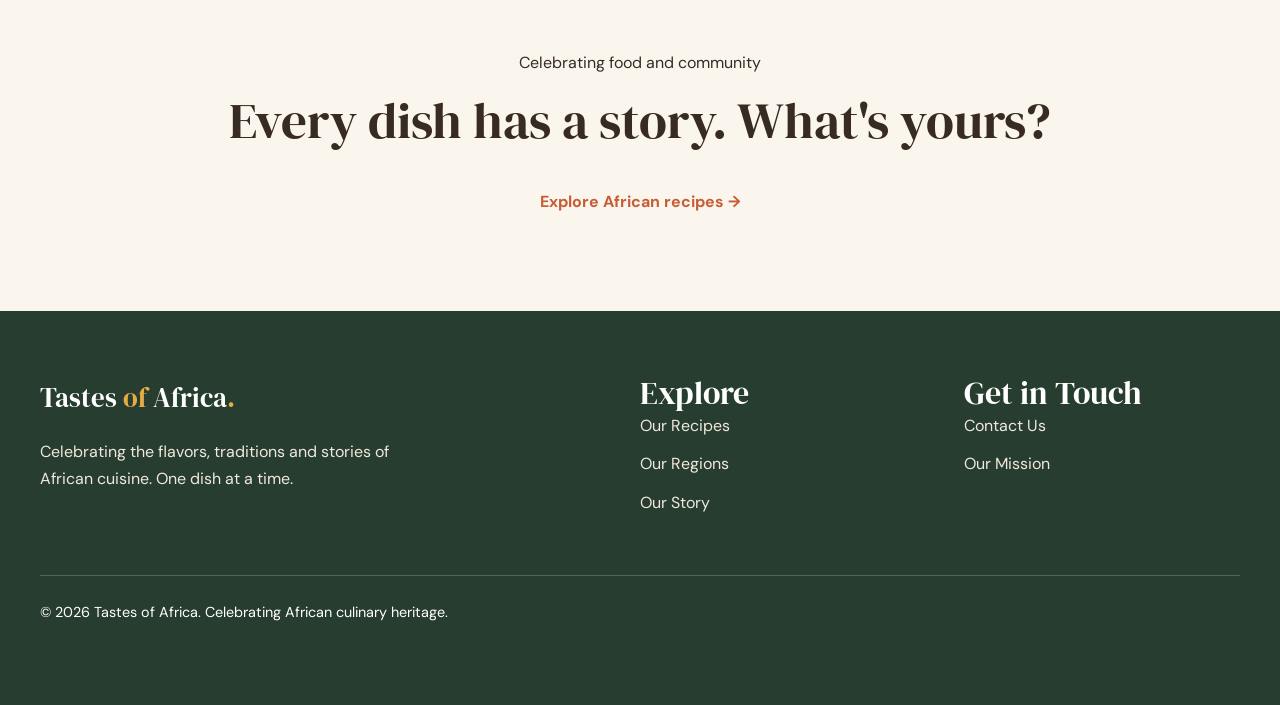
<file: contact.html>
<!DOCTYPE html>
<html lang="en">
<head>
    <meta charset="UTF-8">
    <meta name="viewport" content="width=device-width, initial-scale=1.0">
    <meta name="description" content="Get in touch with Tastes of Africa. Share your thoughts, food stories and questions about African cuisine.">
    <title>Contact Us | Tastes of Africa</title>
    <link rel="stylesheet" href="css/styles.css">
    <script src="js/script.js" defer></script>
</head>

<body>

    <a class="skip-link" href="#main-content">Skip to content</a>

    <div class="announcement-bar">
        <p>Celebrating Africa, one dish at a time. <span>Discover our culinary heritage.</span></p>
    </div>

    <header class="site-header">
        <div class="container nav-container">

            <a href="index.html" class="site-logo" aria-label="Tastes of Africa homepage">
                Tastes <span>of</span> Africa<span class="logo-dot">.</span>
            </a>

            <div class="nav-layout-group" style="display: flex; align-items: center; margin-left: auto; gap: 32px;">

                <nav aria-label="Main navigation">
                    <ul class="nav-links" id="primary-navigation">
                        <li><a href="index.html">Home</a></li>
                        <li><a href="recipes.html">Recipes</a></li>
                        <li><a href="regions.html">Explore Regions</a></li>
                        <li><a href="about.html">Our Story</a></li>
                        <li><a href="contact.html" aria-current="page">Contact</a></li>
                    </ul>
                </nav>

                <div class="nav-actions">
                    <button class="theme-toggle" id="theme-toggle"
                        type="button" aria-label="Switch to dark mode"
                        title="Toggle dark mode">
                        ☾
                    </button>

                    <button class="menu-toggle" id="menu-toggle"
                        type="button" aria-label="Open navigation menu"
                        aria-expanded="false"
                        aria-controls="primary-navigation">
                        ☰
                    </button>
                </div>
            </div>
        </div>
    </header>

    <main id="main-content">

        <!-- Contact hero -->
        <section class="contact-hero">
            <div class="container contact-hero-content">
                <span class="eyebrow">Let's connect</span>
                <h1>We'd love to hear from you.</h1>
                <p>
                    Have a question, a food story or a traditional
                    recipe to share? Let's start a conversation.
                </p>
            </div>
        </section>

        <!-- Contact form and information -->
        <section class="section contact-main-section">
            <div class="container contact-layout">

                <div class="contact-information">
                    <span class="eyebrow">Get in touch</span>
                    <h2>Every great conversation starts somewhere.</h2>

                    <p>
                        Whether you want to learn more about African
                        cuisine, suggest a traditional dish or share
                        feedback about our website, your message
                        is welcome.
                    </p>

                    <div class="contact-info-item">
                        <span class="contact-info-number">01</span>
                        <div>
                            <h3>Share your knowledge</h3>
                            <p>
                                Tell us about a traditional dish or
                                food culture from your community.
                            </p>
                        </div>
                    </div>

                    <div class="contact-info-item">
                        <span class="contact-info-number">02</span>
                        <div>
                            <h3>Ask a question</h3>
                            <p>
                                Get in touch about our recipes,
                                regions or culinary stories.
                            </p>
                        </div>
                    </div>

                    <div class="contact-info-item">
                        <span class="contact-info-number">03</span>
                        <div>
                            <h3>Send feedback</h3>
                            <p>
                                Let us know how we can improve
                                your experience.
                            </p>
                        </div>
                    </div>
                </div>

                <div class="contact-form-card">

                    <form id="contact-form">

                        <div class="form-group">
                            <label for="contact-name">Your name</label>
                            <input
                                type="text"
                                id="contact-name"
                                name="name"
                                placeholder="Enter your full name"
                                autocomplete="name"
                                required>
                        </div>

                        <div class="form-group">
                            <label for="contact-email">Email address</label>
                            <input
                                type="email"
                                id="contact-email"
                                name="email"
                                placeholder="you@example.com"
                                autocomplete="email"
                                required>
                        </div>

                        <div class="form-group">
                            <label for="contact-country">Country</label>
                            <select id="contact-country" name="country" required>
                                <option value="">Select your country</option>
                                <option value="Rwanda">Rwanda</option>
                                <option value="Nigeria">Nigeria</option>
                                <option value="Ghana">Ghana</option>
                                <option value="Kenya">Kenya</option>
                                <option value="Ethiopia">Ethiopia</option>
                                <option value="Uganda">Uganda</option>
                                <option value="Tanzania">Tanzania</option>
                                <option value="Morocco">Morocco</option>
                                <option value="Egypt">Egypt</option>
                                <option value="South Africa">South Africa</option>
                                <option value="Other">Other</option>
                            </select>
                        </div>

                        <div class="form-group">
                            <label for="contact-message">Your message</label>
                            <textarea
                                id="contact-message"
                                name="message"
                                rows="6"
                                placeholder="Tell us what's on your mind..."
                                minlength="21"
                                required></textarea>
                            <small>Minimum 21 characters.</small>
                        </div>

                        <button type="submit" class="button button-primary contact-submit">
                            Send message →
                        </button>
                    </form>

                    <div id="contact-success" class="contact-success" hidden aria-live="polite" tabindex="-1">
                        <span class="success-icon" aria-hidden="true">✓</span>
                        <h2>Thank you!</h2>
                        <p id="contact-success-message"></p>
                        <button type="button" id="contact-reset" class="button button-secondary">
                            Send another message
                        </button>
                    </div>

                </div>

            </div>
        </section>

        <!-- Closing message -->
        <section class="section contact-closing">
            <div class="container">
                <span class="eyebrow">Celebrating food and community</span>
                <h2>Every dish has a story. What's yours?</h2>
                <a href="recipes.html" class="text-link">
                    Explore African recipes →
                </a>
            </div>
        </section>

    </main>

    <!-- Footer -->
    <footer class="site-footer">
        <div class="container">
            <div class="footer-content">
                <div class="footer-brand">
                    <a href="index.html" class="site-logo">
                        Tastes <span>of</span> Africa<span class="logo-dot">.</span>
                    </a>

                    <p>
                        Celebrating the flavors, traditions
                        and stories of African cuisine.
                        One dish at a time.
                    </p>
                </div>

                <div>
                    <h3>Explore</h3>

                    <ul class="footer-links">
                        <li><a href="recipes.html">Our Recipes</a></li>
                        <li><a href="regions.html">Our Regions</a></li>
                        <li><a href="about.html">Our Story</a></li>
                    </ul>
                </div>

                <div>
                    <h3>Get in Touch</h3>

                    <ul class="footer-links">
                        <li><a href="contact.html">Contact Us</a></li>
                        <li><a href="about.html">Our Mission</a></li>
                    </ul>
                </div>
            </div>

            <div class="footer-bottom">
                <p>
                    © <span id="current-year">2026</span>
                    Tastes of Africa. Celebrating African culinary heritage.
                </p>
            </div>
        </div>
    </footer>

</body>
</html>
</file>
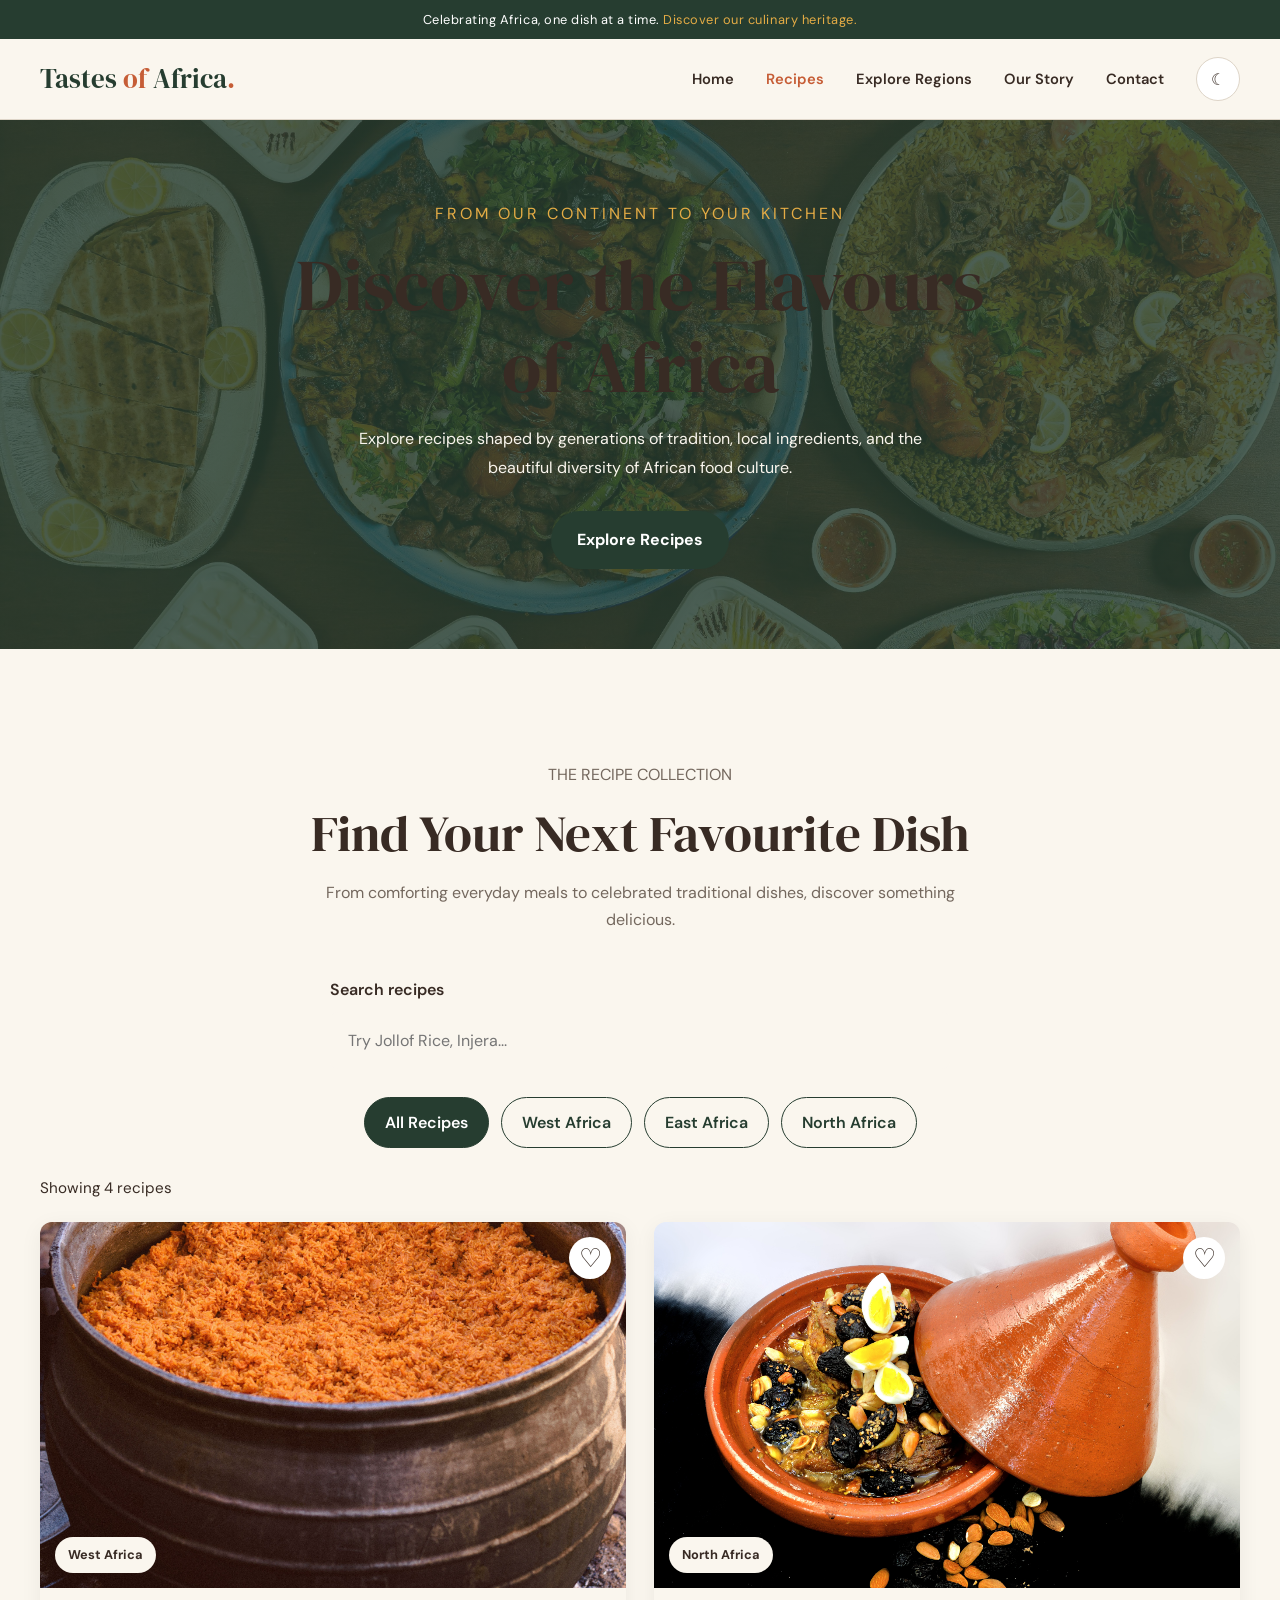
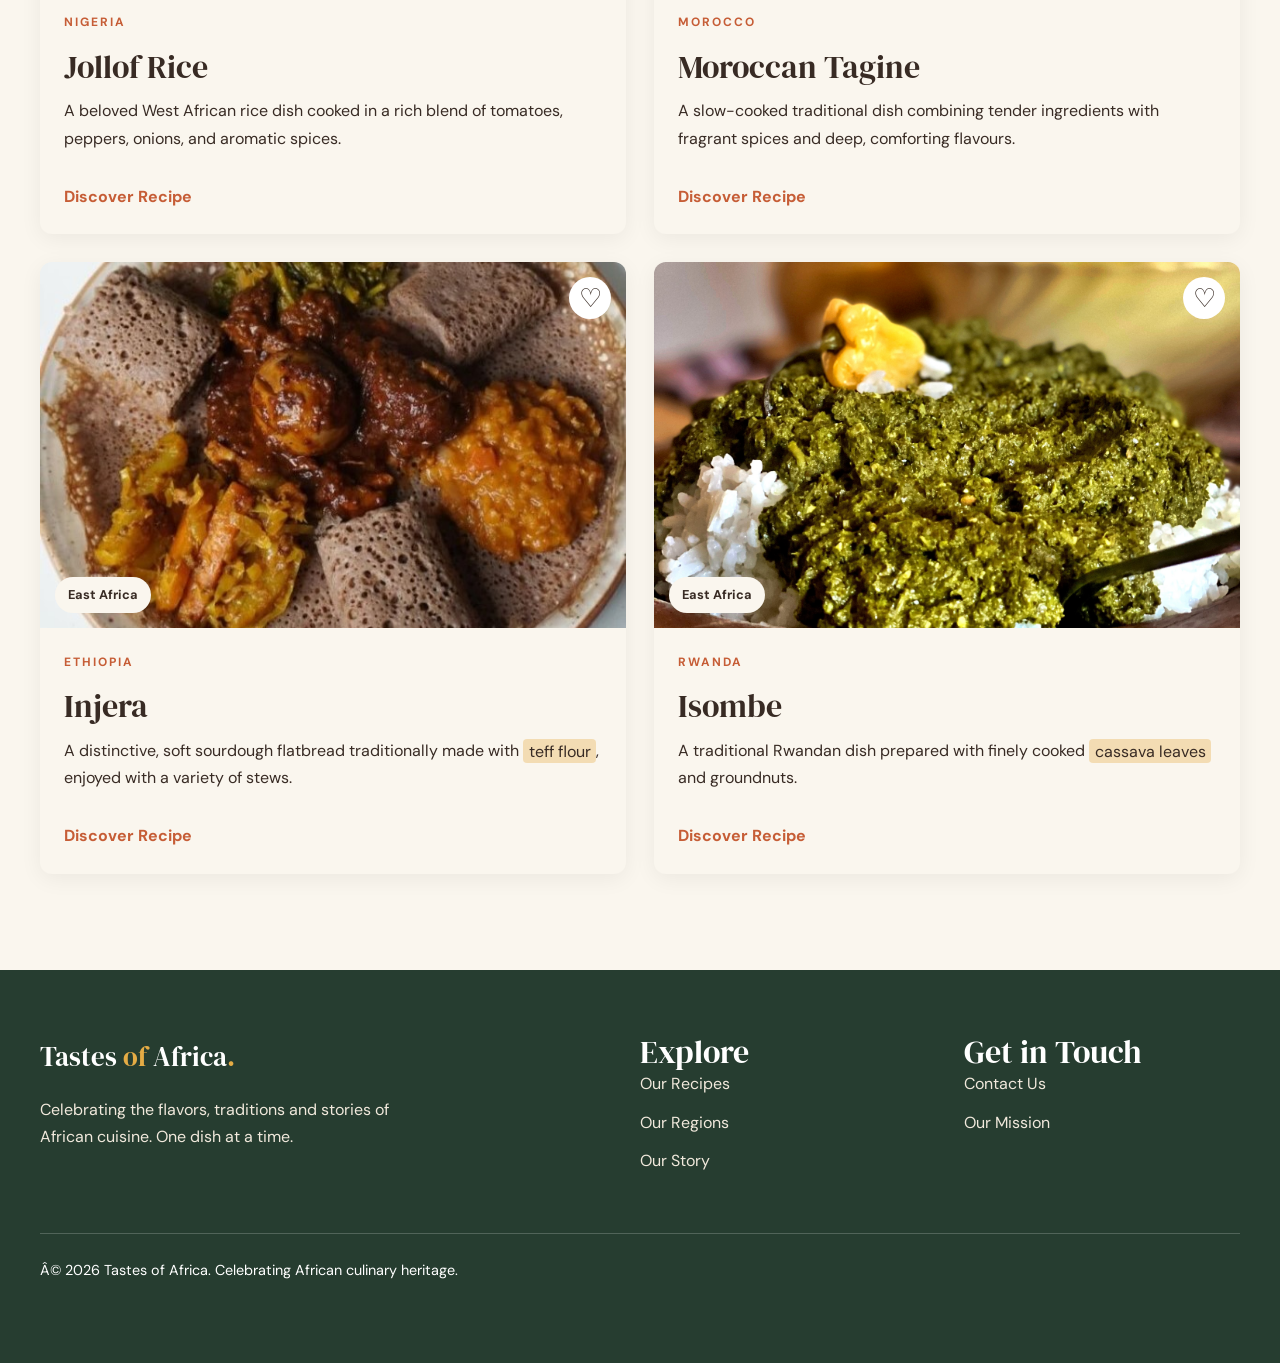
<file: recipes.html>
﻿
<!DOCTYPE html>

<html lang="en">

<head>
    <meta charset="UTF-8">
    <meta name="viewport" content="width=device-width, initial-scale=1.0">
    <meta name="description" content="Discover traditional African recipes, explore dishes from different regions, and bring the rich flavors of Africa into your kitchen.">
    <meta name="theme-color" content="#263D30">
    <title>Explore Recipes | Tastes of Africa</title>
    <link rel="stylesheet" href="css/styles.css">
    <script src="js/script.js" defer></script>
</head>

<body>

    <a class="skip-link" href="#main-content">Skip to content</a>

    <div class="announcement-bar">
        <p>Celebrating Africa, one dish at a time. <span>Discover our culinary heritage.</span></p>
    </div>

    <header class="site-header">
        <div class="container nav-container">

            <a href="index.html" class="site-logo">
                Tastes <span>of</span> Africa<span class="logo-dot">.</span>
            </a>

            <div class="nav-layout-group" style="display: flex; align-items: center; margin-left: auto; gap: 32px;"></div>

            <nav class="nav-links" id="primary-navigation" aria-label="Main navigation">
                <a href="index.html">Home</a>
                <a href="recipes.html" aria-current="page">Recipes</a>
                <a href="regions.html">Explore Regions</a>
                <a href="about.html">Our Story</a>
                <a href="contact.html">Contact</a>
            </nav>

            <button
                class="theme-toggle"
                id="theme-toggle"
                type="button"
                aria-label="Switch to dark mode"
                title="Toggle dark mode">
                ☾
            </button>

            <button
                class="menu-toggle"
                id="menu-toggle"
                type="button"
                aria-label="Open navigation menu"
                aria-expanded="false"
                aria-controls="primary-navigation">
                ☰
            </button>
        </div>
    </header>

    <main id="main-content">

        <!-- PAGE INTRODUCTION -->
        <section class="recipes-hero">
            <div class="container recipes-hero-content">
                <p class="eyebrow">FROM OUR CONTINENT TO YOUR KITCHEN</p>

                <h1>Discover the Flavours of Africa</h1>

                <p>
                    Explore recipes shaped by generations of tradition,
                    local ingredients, and the beautiful diversity of
                    African food culture.
                </p>

                <a href="#recipe-collection" class="button button-primary">
                    Explore Recipes
                </a>
            </div>
        </section>

        <!-- RECIPE COLLECTION -->
        <section class="section recipe-collection" id="recipe-collection">

            <div class="container">

                <div class="section-heading">
                    <p class="eyebrow">THE RECIPE COLLECTION</p>
                    <h2>Find Your Next Favourite Dish</h2>
                    <p>
                        From comforting everyday meals to celebrated
                        traditional dishes, discover something delicious.
                    </p>
                </div>

                <!-- SEARCH -->
                <div class="recipe-tools">
                    <div class="recipe-search">
                        <label for="recipe-search">Search recipes</label>

                        <input
                            type="search"
                            id="recipe-search"
                            placeholder="Try Jollof Rice, Injera..."
                            autocomplete="off">
                    </div>
                </div>

                <!-- REGION FILTERS -->
                <div class="recipe-filters" aria-label="Filter recipes by region">

                    <button
                        class="filter-button is-active"
                        type="button"
                        data-filter="all"
                        aria-pressed="true">
                        All Recipes
                    </button>

                    <button
                        class="filter-button"
                        type="button"
                        data-filter="west"
                        aria-pressed="false">
                        West Africa
                    </button>

                    <button
                        class="filter-button"
                        type="button"
                        data-filter="east"
                        aria-pressed="false">
                        East Africa
                    </button>

                    <button
                        class="filter-button"
                        type="button"
                        data-filter="north"
                        aria-pressed="false">
                        North Africa
                    </button>

                </div>

                <!-- RECIPE COUNT -->
                <p
                    class="recipe-results-count"
                    id="recipe-results-count"
                    aria-live="polite">
                    Showing 4 recipes
                </p>

                <!-- RECIPE CARDS -->
                <div class="recipe-grid" id="recipe-grid">

                    <!-- JOLLOF RICE -->
                    <article
                        class="recipe-card"
                        data-region="west"
                        data-search="jollof rice nigeria west africa tomato rice pepper">

                        <div class="recipe-card-image">
                            <img
                                src="images/dishes/jollof-rice.jpg"
                                alt="A delicious serving of Nigerian Jollof rice"
                                loading="lazy">

                            <button
                                class="favorite-button"
                                type="button"
                                data-favorite="jollof-rice"
                                aria-label="Save Jollof Rice to favorites"
                                aria-pressed="false">
                                â™¡
                            </button>

                            <span class="recipe-region-tag">West Africa</span>
                        </div>

                        <div class="recipe-card-content">
                            <p class="recipe-origin">NIGERIA</p>

                            <h3>Jollof Rice</h3>

                            <p>
                                A beloved West African rice dish cooked
                                in a rich blend of tomatoes, peppers,
                                onions, and aromatic spices.
                            </p>

                            <a href="recipes/jollof-rice.html" class="text-link">
                                Discover Recipe
                            </a>

                        </div>
                    </article>


                    <!-- MOROCCAN TAGINE -->
                    <article
                        class="recipe-card"
                        data-region="north"
                        data-search="moroccan tagine morocco north africa lamb chicken vegetables spices">

                        <div class="recipe-card-image">
                            <img
                                src="images/dishes/moroccan-tagine.jpg"
                                alt="Traditional Moroccan tagine with vegetables and spices"
                                loading="lazy">

                            <button
                                class="favorite-button"
                                type="button"
                                data-favorite="moroccan-tagine"
                                aria-label="Save Moroccan Tagine to favorites"
                                aria-pressed="false">
                                â™¡
                            </button>

                            <span class="recipe-region-tag">North Africa</span>
                        </div>

                        <div class="recipe-card-content">
                            <p class="recipe-origin">MOROCCO</p>

                            <h3>Moroccan Tagine</h3>

                            <p>
                                A slow-cooked traditional dish combining
                                tender ingredients with fragrant spices
                                and deep, comforting flavours.
                            </p>

                            <a href="recipes/tagine.html" class="text-link">
                                Discover Recipe
                            </a>

                        </div>
                    </article>


                    <!-- INJERA -->
                    <article
                        class="recipe-card"
                        data-region="east"
                        data-search="injera ethiopia east africa teff sourdough flatbread">

                        <div class="recipe-card-image">
                            <img
                                src="images/dishes/injera.jpg"
                                alt="Ethiopian injera flatbread served with traditional stews"
                                loading="lazy">

                            <button
                                class="favorite-button"
                                type="button"
                                data-favorite="injera"
                                aria-label="Save Injera to favorites"
                                aria-pressed="false">
                                â™¡
                            </button>

                            <span class="recipe-region-tag">East Africa</span>
                        </div>

                        <div class="recipe-card-content">
                            <p class="recipe-origin">ETHIOPIA</p>

                            <h3>Injera</h3>

                            <p>
                                A distinctive, soft sourdough flatbread
                                traditionally made with <mark>teff flour</mark>,
                                enjoyed with a variety of stews.
                            </p>

                            <a href="recipes/injera.html" class="text-link">
                                Discover Recipe
                            </a>
                        </div>
                    </article>


                    <!-- ISOMBE -->
                    <article
                        class="recipe-card"
                        data-region="east"
                        data-search="isombe rwanda east africa cassava leaves groundnuts peanut">

                        <div class="recipe-card-image">
                            <img
                                src="images/dishes/isombe.jpg"
                                alt="Traditional Rwandan Isombe made with cassava leaves"
                                loading="lazy">

                            <button
                                class="favorite-button"
                                type="button"
                                data-favorite="isombe"
                                aria-label="Save Isombe to favorites"
                                aria-pressed="false">
                                â™¡
                            </button>

                            <span class="recipe-region-tag">East Africa</span>
                        </div>

                        <div class="recipe-card-content">
                            <p class="recipe-origin">RWANDA</p>

                            <h3>Isombe</h3>

                            <p>
                                A traditional Rwandan dish prepared with
                                finely cooked <mark>cassava leaves</mark>
                                and groundnuts.
                            </p>

                            <a href="recipes/isombe.html" class="text-link">
                                Discover Recipe
                            </a>
                        </div>
                    </article>
                </div>


                <!-- EMPTY SEARCH RESULTS -->
                <div class="no-recipes" id="no-recipes" hidden>

                    <h3>No recipes found</h3>

                    <p>
                        We couldn't find a recipe matching your search.
                        Try another dish or choose a different region.
                    </p>
                </div>
            </div>
        </section>
    </main>

    <!-- Footer -->
    <footer class="site-footer">
        <div class="container">
            <div class="footer-content">
                <div class="footer-brand">
                    <a href="index.html" class="site-logo">
                        Tastes <span>of</span> Africa<span class="logo-dot">.</span>
                    </a>

                    <p>
                        Celebrating the flavors, traditions
                        and stories of African cuisine.
                        One dish at a time.
                    </p>
                </div>

                <div>
                    <h3>Explore</h3>
                    <ul class="footer-links">
                        <li><a href="recipes.html">Our Recipes</a></li>
                        <li><a href="regions.html">Our Regions</a></li>
                        <li><a href="about.html">Our Story</a></li>
                    </ul>
                </div>

                <div>

                    <h3>Get in Touch</h3>

                    <ul class="footer-links">
                        <li><a href="contact.html">Contact Us</a></li>
                        <li><a href="about.html">Our Mission</a></li>
                    </ul>
                </div>
            </div>

            <div class="footer-bottom">
                <p>
                    Â© <span id="current-year">2026</span>
                    Tastes of Africa. Celebrating African culinary heritage.
                </p>
            </div>
        </div>
    </footer>

</body>
</html>
</file>
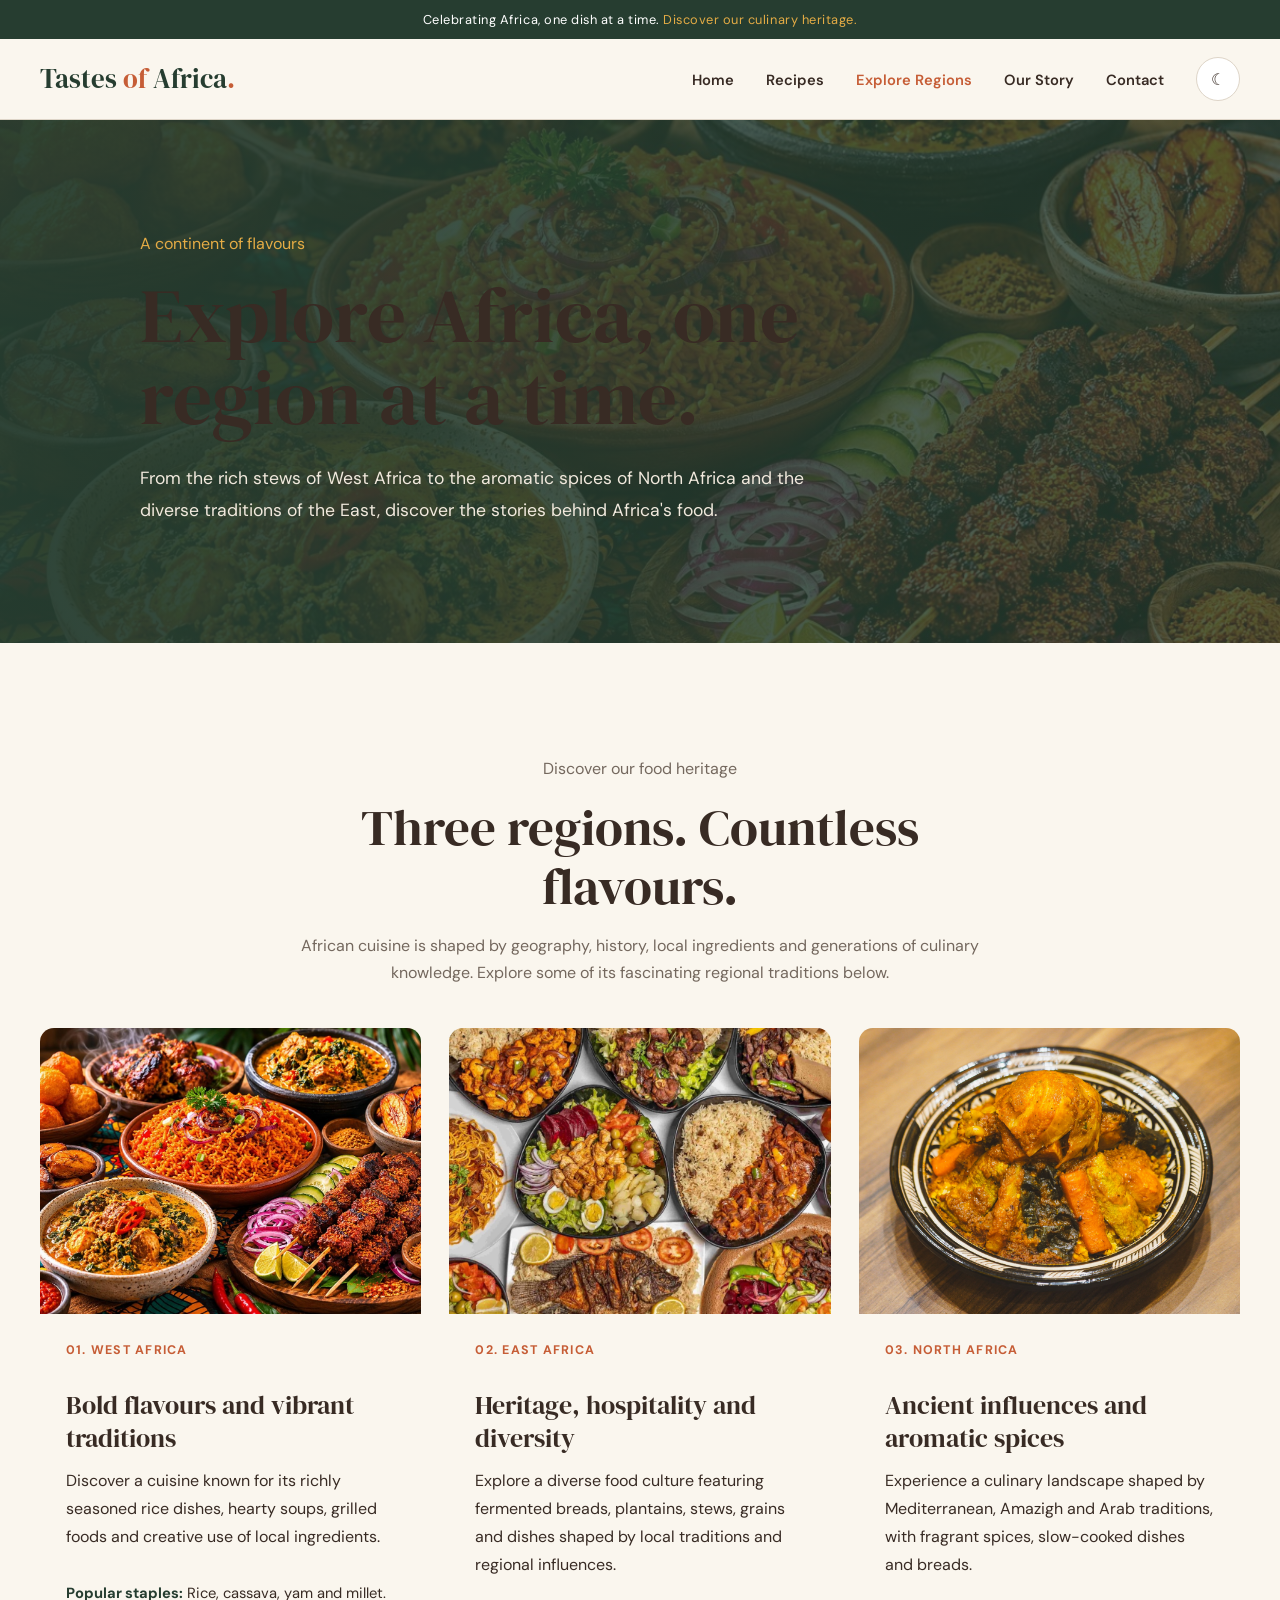
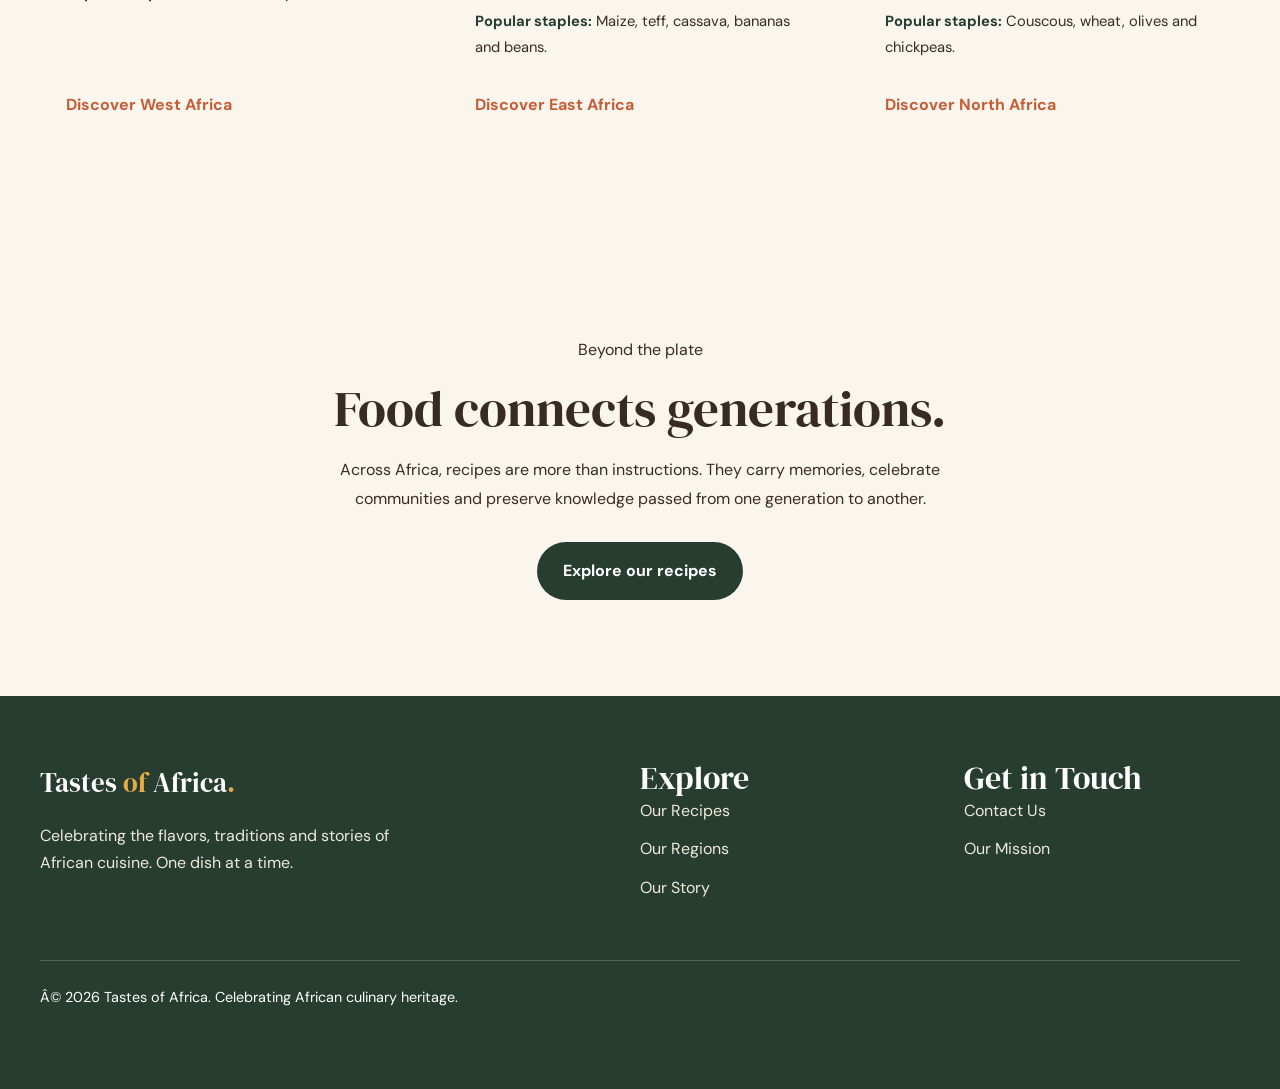
<file: regions.html>
﻿
<!DOCTYPE html>

<html lang="en">

<head>
    <meta charset="UTF-8">
    <meta name="viewport" content="width=device-width, initial-scale=1.0">
    <meta name="description" content="Explore the diverse culinary traditions of West, East and North Africa through their ingredients, cooking techniques and iconic dishes.">
    <title>Explore Culinary Regions | Tastes of Africa</title>
    <link rel="stylesheet" href="css/styles.css">
    <script src="js/script.js" defer></script>
</head>

<body>

    <a class="skip-link" href="#main-content">Skip to main content</a>

    <div class="announcement-bar">
        <p>Celebrating Africa, one dish at a time. <span>Discover our culinary heritage.</span></p>
    </div>

    <header class="site-header">
        <div class="container nav-container">

            <a href="index.html" class="site-logo" aria-label="Tastes of Africa homepage">
                Tastes <span>of</span> Africa<span class="logo-dot">.</span>
            </a>

            <div class="nav-layout-group" style="display: flex; align-items: center; margin-left: auto; gap: 32px;">

                <nav aria-label="Main navigation">
                    <ul class="nav-links" id="primary-navigation">
                        <li><a href="index.html">Home</a></li>
                        <li><a href="recipes.html">Recipes</a></li>
                        <li><a href="regions.html" aria-current="page">Explore Regions</a></li>
                        <li><a href="about.html">Our Story</a></li>
                        <li><a href="contact.html">Contact</a></li>
                    </ul>
                </nav>

                <div class="nav-actions">
                    <button class="theme-toggle" id="theme-toggle"
                        type="button" aria-label="Switch to dark mode"
                        title="Toggle dark mode">
                        ☾
                    </button>

                    <button class="menu-toggle" id="menu-toggle"
                        type="button" aria-label="Open navigation menu"
                        aria-expanded="false"
                        aria-controls="primary-navigation">
                        ☰
                    </button>
                </div>
            </div>
        </div>
    </header>

    <main id="main-content">

        <section class="regions-hero">
            <div class="container">
                <p class="eyebrow">A continent of flavours</p>
                <h1>Explore Africa, one region at a time.</h1>
                <p>
                    From the rich stews of West Africa to the aromatic
                    spices of North Africa and the diverse traditions
                    of the East, discover the stories behind Africa's food.
                </p>
            </div>
        </section>

        <section class="section">
            <div class="container">

                <div class="section-heading">
                    <p class="eyebrow">Discover our food heritage</p>
                    <h2>Three regions. Countless flavours.</h2>
                    <p>
                        African cuisine is shaped by geography, history,
                        local ingredients and generations of culinary
                        knowledge. Explore some of its fascinating
                        regional traditions below.
                    </p>
                </div>

                <div class="region-directory-grid">

                    <article class="region-directory-card">
                        <a href="regions/west-africa.html" class="region-directory-image-link">
                            <img
                                src="images/regions/west-africa.jpg"
                                alt="A selection of colourful West African dishes"
                                loading="lazy">
                        </a>

                        <div class="region-directory-content">
                            <p class="eyebrow">01. West Africa</p>
                            <h2>Bold flavours and vibrant traditions</h2>

                            <p>
                                Discover a cuisine known for its richly
                                seasoned rice dishes, hearty soups,
                                grilled foods and creative use of local
                                ingredients.
                            </p>

                            <p class="region-highlights">
                                <strong>Popular staples:</strong>
                                Rice, cassava, yam and millet.
                            </p>

                            <a href="regions/west-africa.html" class="text-link">
                                Discover West Africa
                            </a>
                        </div>
                    </article>

                    <article class="region-directory-card">
                        <a href="regions/east-africa.html" class="region-directory-image-link">
                            <img
                                src="images/regions/east-africa.jpg"
                                alt="Traditional East African food served with local ingredients"
                                loading="lazy">
                        </a>

                        <div class="region-directory-content">
                            <p class="eyebrow">02. East Africa</p>
                            <h2>Heritage, hospitality and diversity</h2>

                            <p>
                                Explore a diverse food culture featuring
                                fermented breads, plantains, stews,
                                grains and dishes shaped by local
                                traditions and regional influences.
                            </p>

                            <p class="region-highlights">
                                <strong>Popular staples:</strong>
                                Maize, teff, cassava, bananas and beans.
                            </p>

                            <a href="regions/east-africa.html" class="text-link">
                                Discover East Africa
                            </a>
                        </div>
                    </article>

                    <article class="region-directory-card">
                        <a href="regions/north-africa.html" class="region-directory-image-link">
                            <img
                                src="images/regions/north-africa.jpg"
                                alt="North African food featuring aromatic spices and traditional dishes"
                                loading="lazy">
                        </a>

                        <div class="region-directory-content">
                            <p class="eyebrow">03. North Africa</p>
                            <h2>Ancient influences and aromatic spices</h2>

                            <p>
                                Experience a culinary landscape shaped
                                by Mediterranean, Amazigh and Arab
                                traditions, with fragrant spices,
                                slow-cooked dishes and breads.
                            </p>

                            <p class="region-highlights">
                                <strong>Popular staples:</strong>
                                Couscous, wheat, olives and chickpeas.
                            </p>

                            <a href="regions/north-africa.html" class="text-link">
                                Discover North Africa
                            </a>
                        </div>
                    </article>

                </div>
            </div>
        </section>

        <section class="section region-message-section">
            <div class="container region-message">
                <p class="eyebrow">Beyond the plate</p>
                <h2>Food connects generations.</h2>
                <p>
                    Across Africa, recipes are more than instructions.
                    They carry memories, celebrate communities and
                    preserve knowledge passed from one generation
                    to another.
                </p>
                <a href="recipes.html" class="button button-primary">
                    Explore our recipes
                </a>
            </div>
        </section>

    </main>

    <!-- Footer -->
    <footer class="site-footer">

        <div class="container">

            <div class="footer-content">

                <div class="footer-brand">

                    <a href="index.html" class="site-logo">
                        Tastes <span>of</span> Africa<span class="logo-dot">.</span>
                    </a>

                    <p>
                        Celebrating the flavors, traditions
                        and stories of African cuisine.
                        One dish at a time.
                    </p>

                </div>

                <div>

                    <h3>Explore</h3>

                    <ul class="footer-links">
                        <li><a href="recipes.html">Our Recipes</a></li>
                        <li><a href="regions.html">Our Regions</a></li>
                        <li><a href="about.html">Our Story</a></li>
                    </ul>

                </div>

                <div>

                    <h3>Get in Touch</h3>

                    <ul class="footer-links">
                        <li><a href="contact.html">Contact Us</a></li>
                        <li><a href="about.html">Our Mission</a></li>
                    </ul>

                </div>

            </div>

            <div class="footer-bottom">

                <p>
                    Â© <span id="current-year">2026</span>
                    Tastes of Africa. Celebrating African culinary heritage.
                </p>

            </div>

        </div>

    </footer>

</body>
</html>
</file>
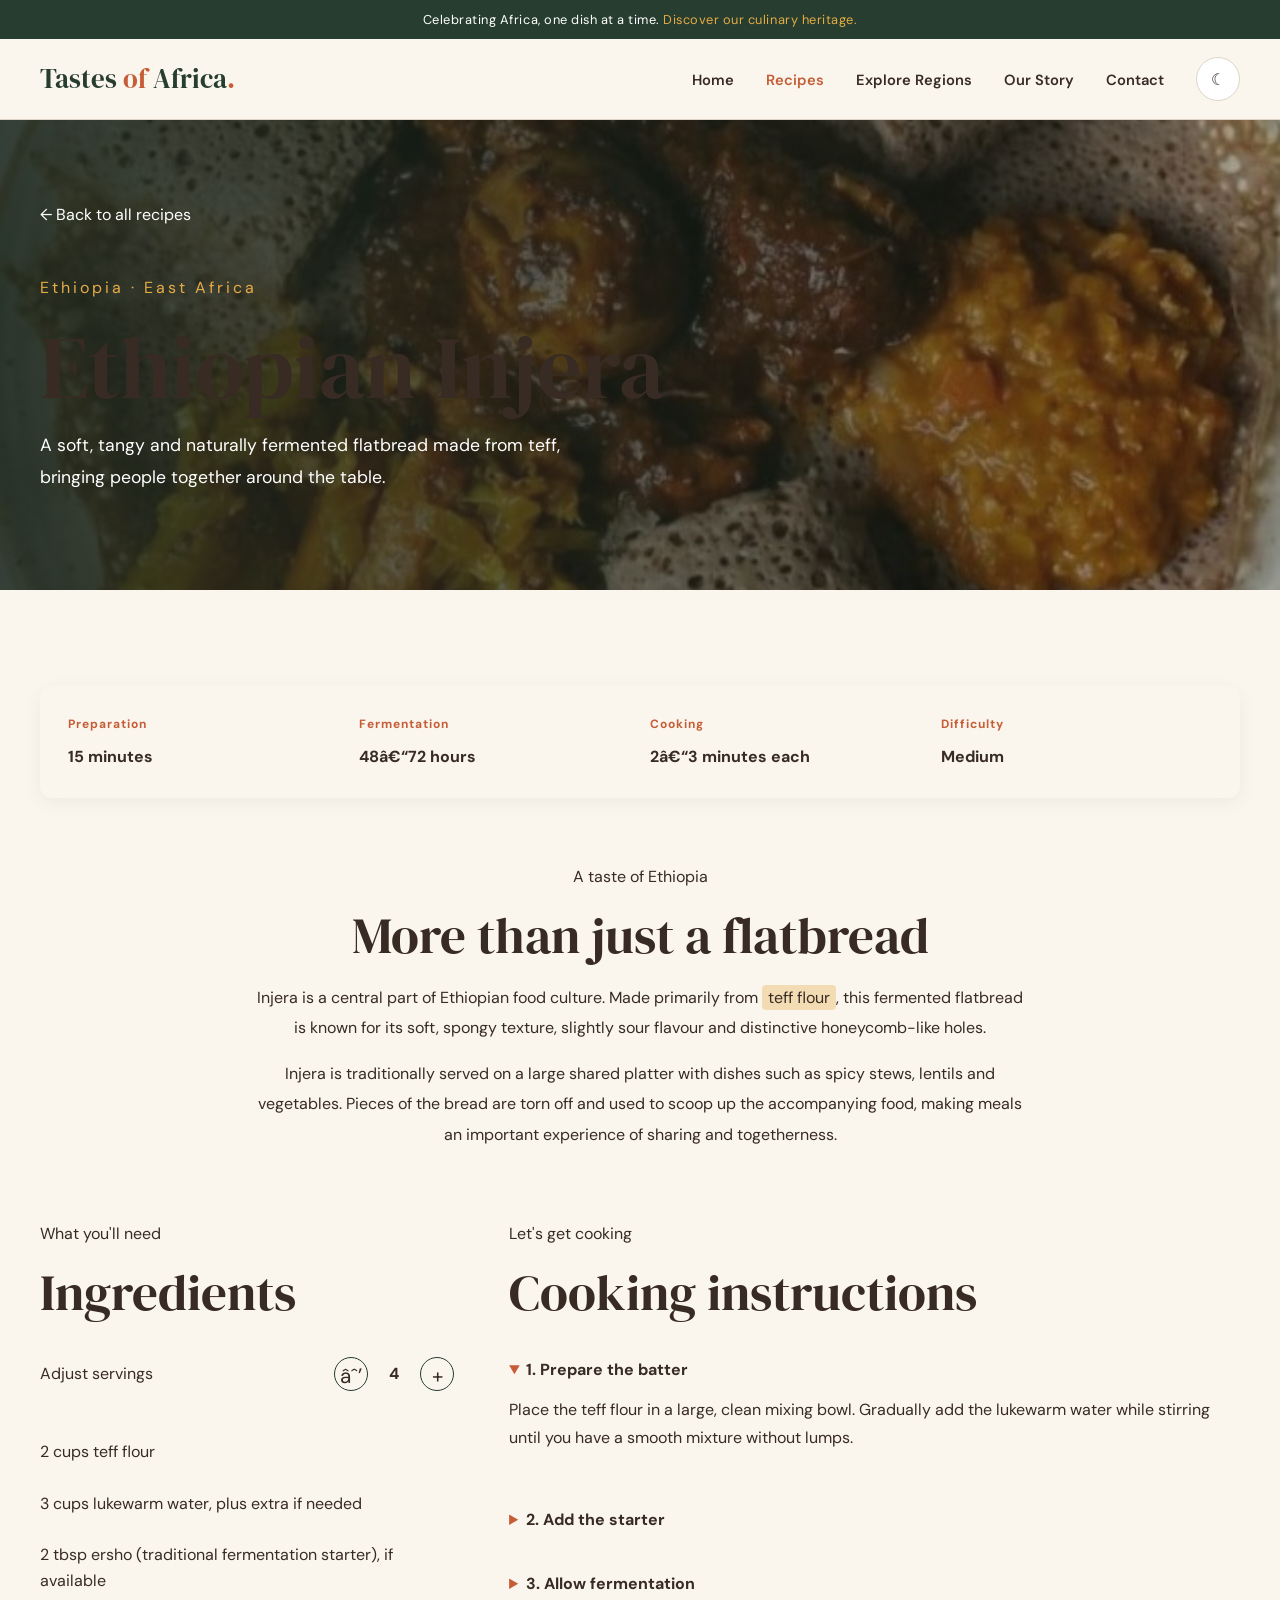
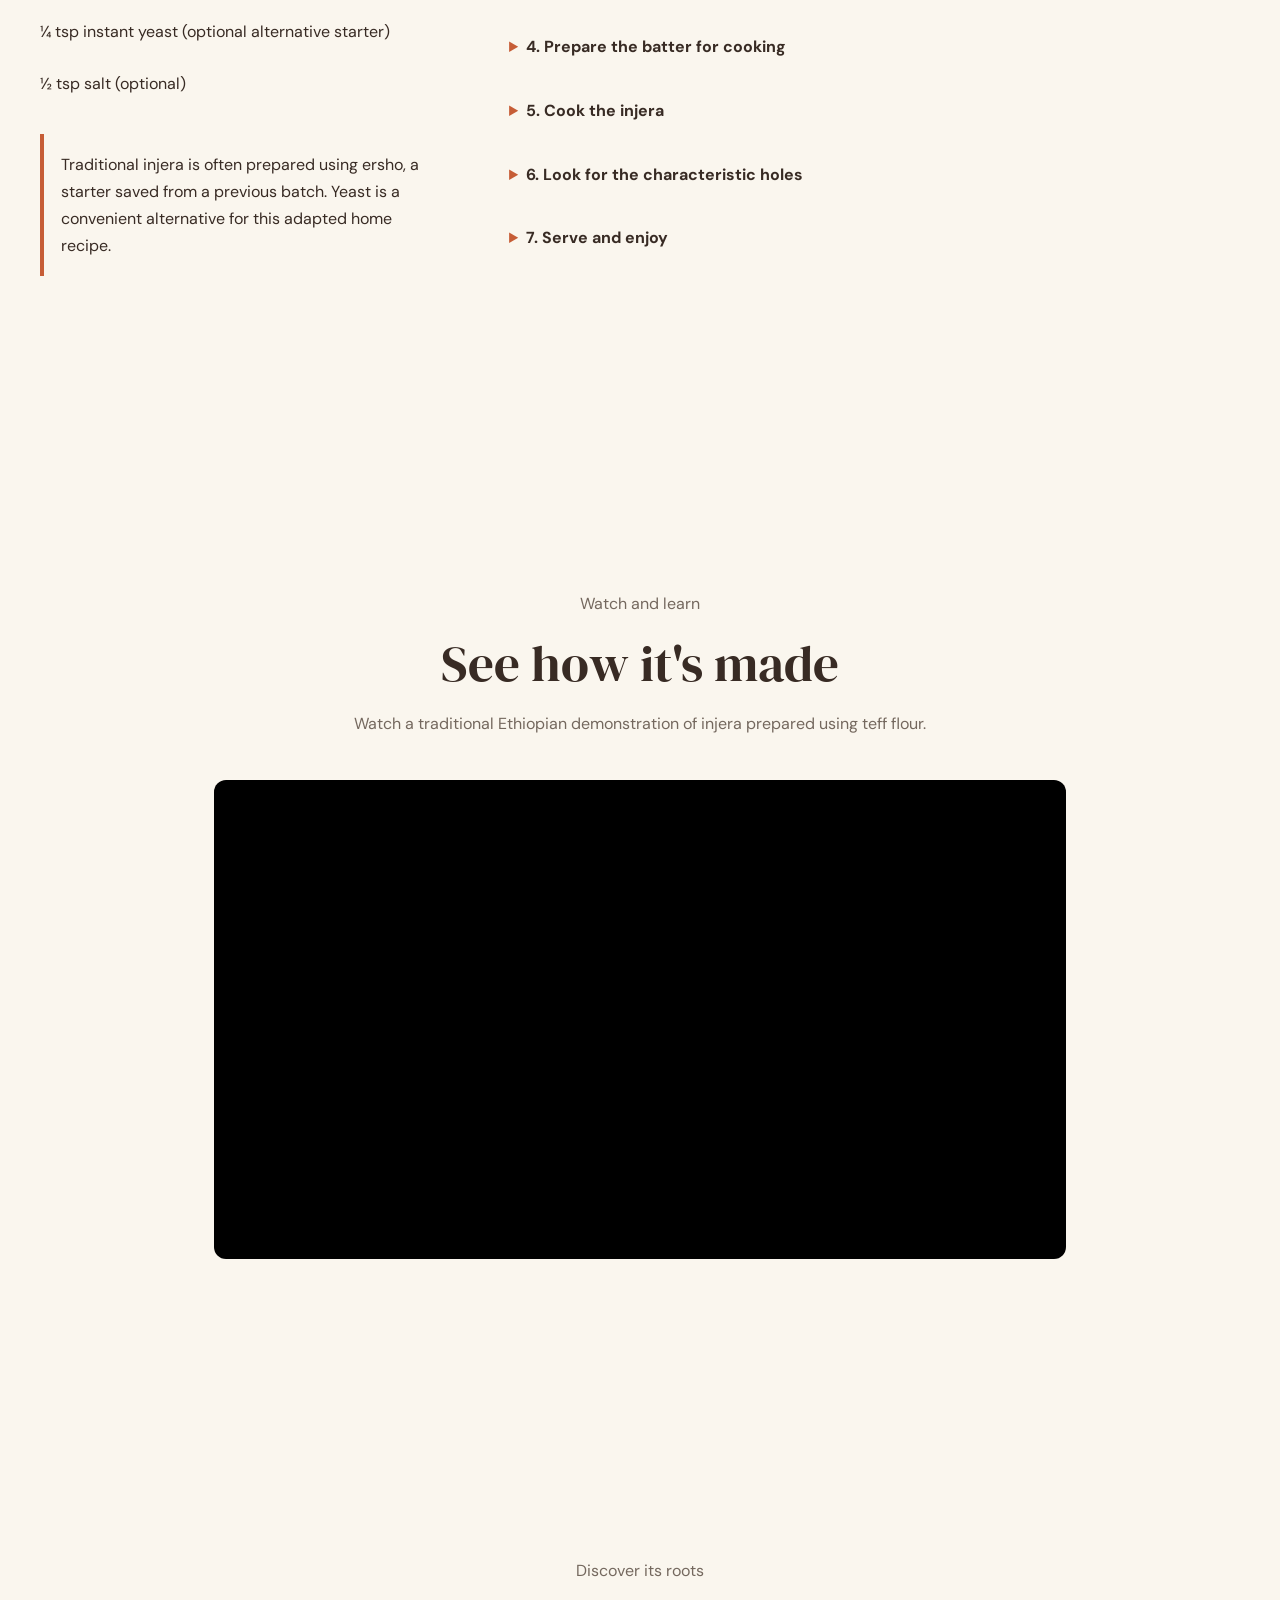
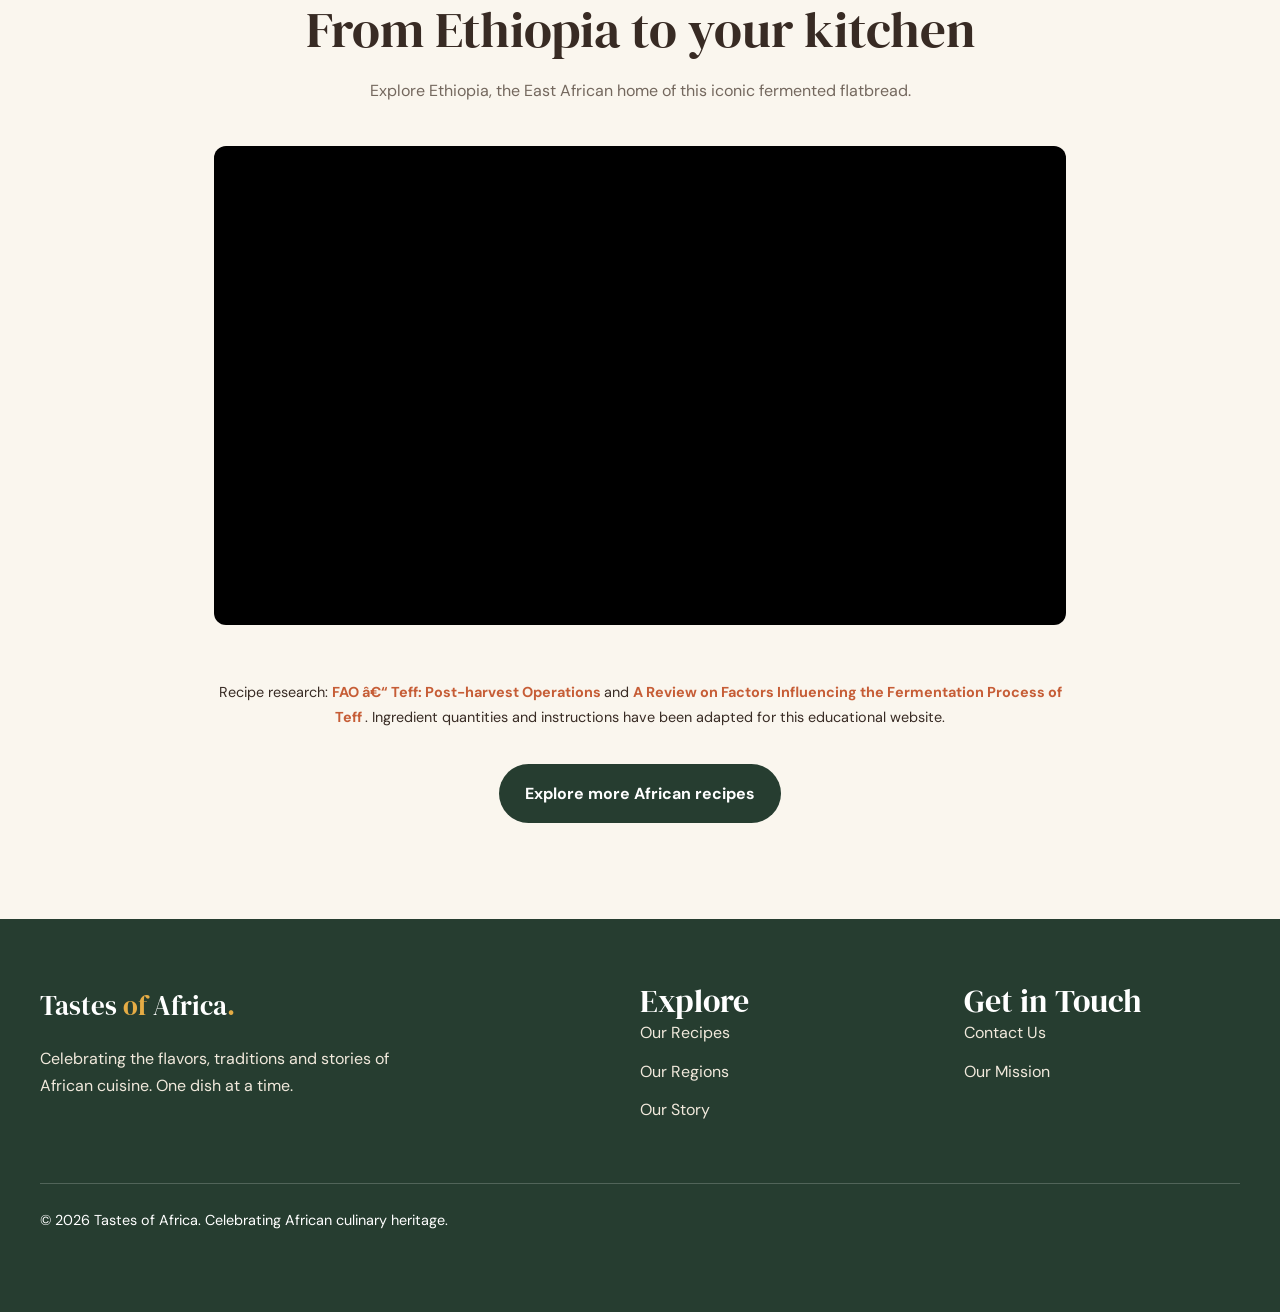
<file: recipes/injera.html>
﻿
<!DOCTYPE html>
<html lang="en">
<head>
    <meta charset="UTF-8">
    <meta name="viewport" content="width=device-width, initial-scale=1.0">
    <meta name="description" content="Discover Ethiopian injera, a traditional fermented teff flatbread. Explore its cultural heritage and learn how to prepare it.">
    <title>Ethiopian Injera | Tastes of Africa</title>
    <link rel="stylesheet" href="../css/styles.css">
    <script src="../js/script.js" defer></script>
</head>
<body>

    <a class="skip-link" href="#main-content">Skip to main content</a>

    <div class="announcement-bar">
        <p>Celebrating Africa, one dish at a time. <span>Discover our culinary heritage.</span></p>
    </div>
    
    <header class="site-header">
        <div class="container nav-container">

            <a href="../index.html" class="site-logo" aria-label="Tastes of Africa homepage">
                Tastes <span>of</span> Africa<span class="logo-dot">.</span>
            </a>

            <div class="nav-layout-group" style="display: flex; align-items: center; margin-left: auto; gap: 32px;">

                <nav aria-label="Main navigation">
                    <ul class="nav-links" id="primary-navigation">
                        <li><a href="../index.html">Home</a></li>
                        <li><a href="../recipes.html" aria-current="page">Recipes</a></li>
                        <li><a href="../regions.html">Explore Regions</a></li>
                        <li><a href="../about.html">Our Story</a></li>
                        <li><a href="../contact.html">Contact</a></li>
                    </ul>
                </nav>

                <div class="nav-actions">
                    <button class="theme-toggle" id="theme-toggle"
                        type="button" aria-label="Switch to dark mode"
                        title="Toggle dark mode">
                        ☾
                    </button>

                    <button class="menu-toggle" id="menu-toggle"
                        type="button" aria-label="Open navigation menu"
                        aria-expanded="false"
                        aria-controls="primary-navigation">
                        ☰
                    </button>
                </div>
            </div>
        </div>
    </header>

    <main id="main-content">

        <section class="recipe-detail-hero">
            <img
                src="../images/dishes/injera.jpg"
                alt="Traditional Ethiopian injera flatbread with its characteristic spongy texture"
                class="recipe-detail-image">

            <div class="recipe-detail-overlay"></div>

            <div class="container recipe-detail-heading">
                <a href="../recipes.html" class="recipe-back-link">
                    ← Back to all recipes
                </a>

                <p class="eyebrow">Ethiopia · East Africa</p>

                <h1>Ethiopian Injera</h1>

                <p>
                    A soft, tangy and naturally fermented flatbread made
                    from teff, bringing people together around the table.
                </p>
            </div>
        </section>

        <section class="section">
            <div class="container">

                <div class="recipe-meta">
                    <div>
                        <span class="meta-label">Preparation</span>
                        <strong>15 minutes</strong>
                    </div>

                    <div>
                        <span class="meta-label">Fermentation</span>
                        <strong>48â€“72 hours</strong>
                    </div>

                    <div>
                        <span class="meta-label">Cooking</span>
                        <strong>2â€“3 minutes each</strong>
                    </div>

                    <div>
                        <span class="meta-label">Difficulty</span>
                        <strong>Medium</strong>
                    </div>
                </div>

                <div class="recipe-story">
                    <p class="eyebrow">A taste of Ethiopia</p>
                    <h2>More than just a flatbread</h2>

                    <p>
                        Injera is a central part of Ethiopian food culture.
                        Made primarily from <mark>teff flour</mark>, this
                        fermented flatbread is known for its soft, spongy
                        texture, slightly sour flavour and distinctive
                        honeycomb-like holes.
                    </p>

                    <p>
                        Injera is traditionally served on a large shared
                        platter with dishes such as spicy stews, lentils
                        and vegetables. Pieces of the bread are torn off
                        and used to scoop up the accompanying food, making
                        meals an important experience of sharing and
                        togetherness.
                    </p>
                </div>

                <div class="recipe-main-grid">

                    <section class="ingredients-panel">
                        <p class="eyebrow">What you'll need</p>
                        <h2>Ingredients</h2>

                        <div class="servings-control">
                            <span>Adjust servings</span>

                            <div class="servings-buttons">
                                <button type="button" id="servings-decrease"
                                    aria-label="Decrease servings">âˆ’</button>

                                <output id="servings"
                                    aria-live="polite"
                                    aria-atomic="true">4</output>

                                <button type="button" id="servings-increase"
                                    aria-label="Increase servings">+</button>
                            </div>
                        </div>

                        <ul class="ingredient-list">
                            <li>
                                <span class="ingredient-quantity"
                                    data-base-quantity="2"
                                    data-unit="cups">2 cups</span>
                                teff flour
                            </li>

                            <li>
                                <span class="ingredient-quantity"
                                    data-base-quantity="3"
                                    data-unit="cups">3 cups</span>
                                lukewarm water, plus extra if needed
                            </li>

                            <li>
                                <span class="ingredient-quantity"
                                    data-base-quantity="2"
                                    data-unit="tbsp">2 tbsp</span>
                                ersho (traditional fermentation starter),
                                if available
                            </li>

                            <li>
                                <span class="ingredient-quantity"
                                    data-base-quantity="0.25"
                                    data-unit="tsp">Â¼ tsp</span>
                                instant yeast (optional alternative starter)
                            </li>

                            <li>
                                <span class="ingredient-quantity"
                                    data-base-quantity="0.5"
                                    data-unit="tsp">Â½ tsp</span>
                                salt (optional)
                            </li>
                        </ul>

                        <p class="ingredient-note">
                            Traditional injera is often prepared using
                            ersho, a starter saved from a previous batch.
                            Yeast is a convenient alternative for this
                            adapted home recipe.
                        </p>
                    </section>

                    <section class="instructions-panel">
                        <p class="eyebrow">Let's get cooking</p>
                        <h2>Cooking instructions</h2>

                        <details open>
                            <summary>1. Prepare the batter</summary>
                            <p>
                                Place the teff flour in a large, clean
                                mixing bowl. Gradually add the lukewarm
                                water while stirring until you have a
                                smooth mixture without lumps.
                            </p>
                        </details>

                        <details>
                            <summary>2. Add the starter</summary>
                            <p>
                                Stir in the ersho starter if available.
                                If using the yeast alternative, add the
                                instant yeast instead and mix thoroughly.
                                Cover the bowl loosely with a clean cloth
                                or lid.
                            </p>
                        </details>

                        <details>
                            <summary>3. Allow fermentation</summary>
                            <p>
                                Leave the batter in a suitable clean
                                container at room temperature for
                                approximately 48â€“72 hours. Fermentation
                                time varies with temperature and the
                                starter used. The batter should develop
                                bubbles and a pleasantly tangy aroma.
                                Discard it if you see mold or notice
                                an unpleasant or rotten smell.
                            </p>
                        </details>

                        <details>
                            <summary>4. Prepare the batter for cooking</summary>
                            <p>
                                Stir the fermented mixture. Pour off
                                excess surface liquid if necessary.
                                Add a little water gradually until the
                                batter reaches a thin, pourable
                                consistency. Stir in the salt if desired.
                            </p>
                        </details>

                        <details>
                            <summary>5. Cook the injera</summary>
                            <p>
                                Heat a large non-stick skillet or flat
                                griddle over medium heat. Pour the batter
                                in a circular motion, starting around
                                the outside and moving towards the centre.
                                Spread it into a thin, even layer.
                            </p>
                        </details>

                        <details>
                            <summary>6. Look for the characteristic holes</summary>
                            <p>
                                Cover the pan with a lid. Allow the injera
                                to cook for approximately 2â€“3 minutes.
                                Small holes should appear across the
                                surface as it cooks. The top should look
                                set and the edges should begin to lift.
                                Do not flip it.
                            </p>
                        </details>

                        <details>
                            <summary>7. Serve and enjoy</summary>
                            <p>
                                Carefully remove the injera and place it
                                on a clean surface to cool. Repeat with
                                the remaining batter. Serve with Ethiopian
                                stews, lentils and vegetable dishes.
                            </p>
                        </details>
                    </section>

                </div>
            </div>
        </section>

        <section class="section recipe-video-section">
            <div class="container">
                <div class="section-heading">
                    <p class="eyebrow">Watch and learn</p>
                    <h2>See how it's made</h2>
                    <p>
                        Watch a traditional Ethiopian demonstration
                        of injera prepared using teff flour.
                    </p>
                </div>

                <div class="video-wrapper">
                    <iframe
                        src="https://www.youtube-nocookie.com/embed/cbmQAKdjb9I"
                        title="Ethiopian Injera - How to Make Injera Using Teff Only"
                        loading="lazy"
                        allow="accelerometer; autoplay; clipboard-write; encrypted-media; gyroscope; picture-in-picture; web-share"
                        referrerpolicy="strict-origin-when-cross-origin"
                        allowfullscreen>
                    </iframe>
                </div>
            </div>
        </section>

        <section class="section recipe-origin-section">
            <div class="container">
                <div class="section-heading">
                    <p class="eyebrow">Discover its roots</p>
                    <h2>From Ethiopia to your kitchen</h2>
                    <p>
                        Explore Ethiopia, the East African home of
                        this iconic fermented flatbread.
                    </p>
                </div>

                <div class="map-wrapper">
                    <iframe
                        src="https://maps.google.com/maps?q=Ethiopia&t=&z=5&ie=UTF8&iwloc=&output=embed"
                        title="Map showing Ethiopia in East Africa"
                        loading="lazy"
                        referrerpolicy="no-referrer-when-downgrade">
                    </iframe>
                </div>

                <p class="recipe-source">
                    Recipe research:
                    <a href="https://www.fao.org/fileadmin/user_upload/inpho/docs/Post_Harvest_Compendium_-_TEF.pdf"
                        target="_blank" rel="noopener noreferrer">
                        FAO â€“ Teff: Post-harvest Operations
                    </a>
                    and
                    <a href="https://pmc.ncbi.nlm.nih.gov/articles/8970856/"
                        target="_blank" rel="noopener noreferrer">
                        A Review on Factors Influencing the Fermentation Process of Teff
                    </a>.
                    Ingredient quantities and instructions have been adapted
                    for this educational website.
                </p>

                <div class="recipe-return-link">
                    <a href="../recipes.html" class="button button-primary">
                        Explore more African recipes
                    </a>
                </div>
            </div>
        </section>

    </main>

    <!-- Footer -->
    <footer class="site-footer">

        <div class="container">

            <div class="footer-content">

                <div class="footer-brand">

                    <a href="../index.html" class="site-logo">
                        Tastes <span>of</span> Africa<span class="logo-dot">.</span>
                    </a>

                    <p>
                        Celebrating the flavors, traditions
                        and stories of African cuisine.
                        One dish at a time.
                    </p>

                </div>

                <div>

                    <h3>Explore</h3>

                    <ul class="footer-links">
                        <li><a href="../recipes.html">Our Recipes</a></li>
                        <li><a href="../regions.html">Our Regions</a></li>
                        <li><a href="../about.html">Our Story</a></li>
                    </ul>

                </div>

                <div>

                    <h3>Get in Touch</h3>

                    <ul class="footer-links">
                        <li><a href="../contact.html">Contact Us</a></li>
                        <li><a href="../about.html">Our Mission</a></li>
                    </ul>

                </div>

            </div>

            <div class="footer-bottom">

                <p>
                    © <span id="current-year">2026</span>
                    Tastes of Africa. Celebrating African culinary heritage.
                </p>

            </div>

        </div>

    </footer>

</body>
</html>
</file>
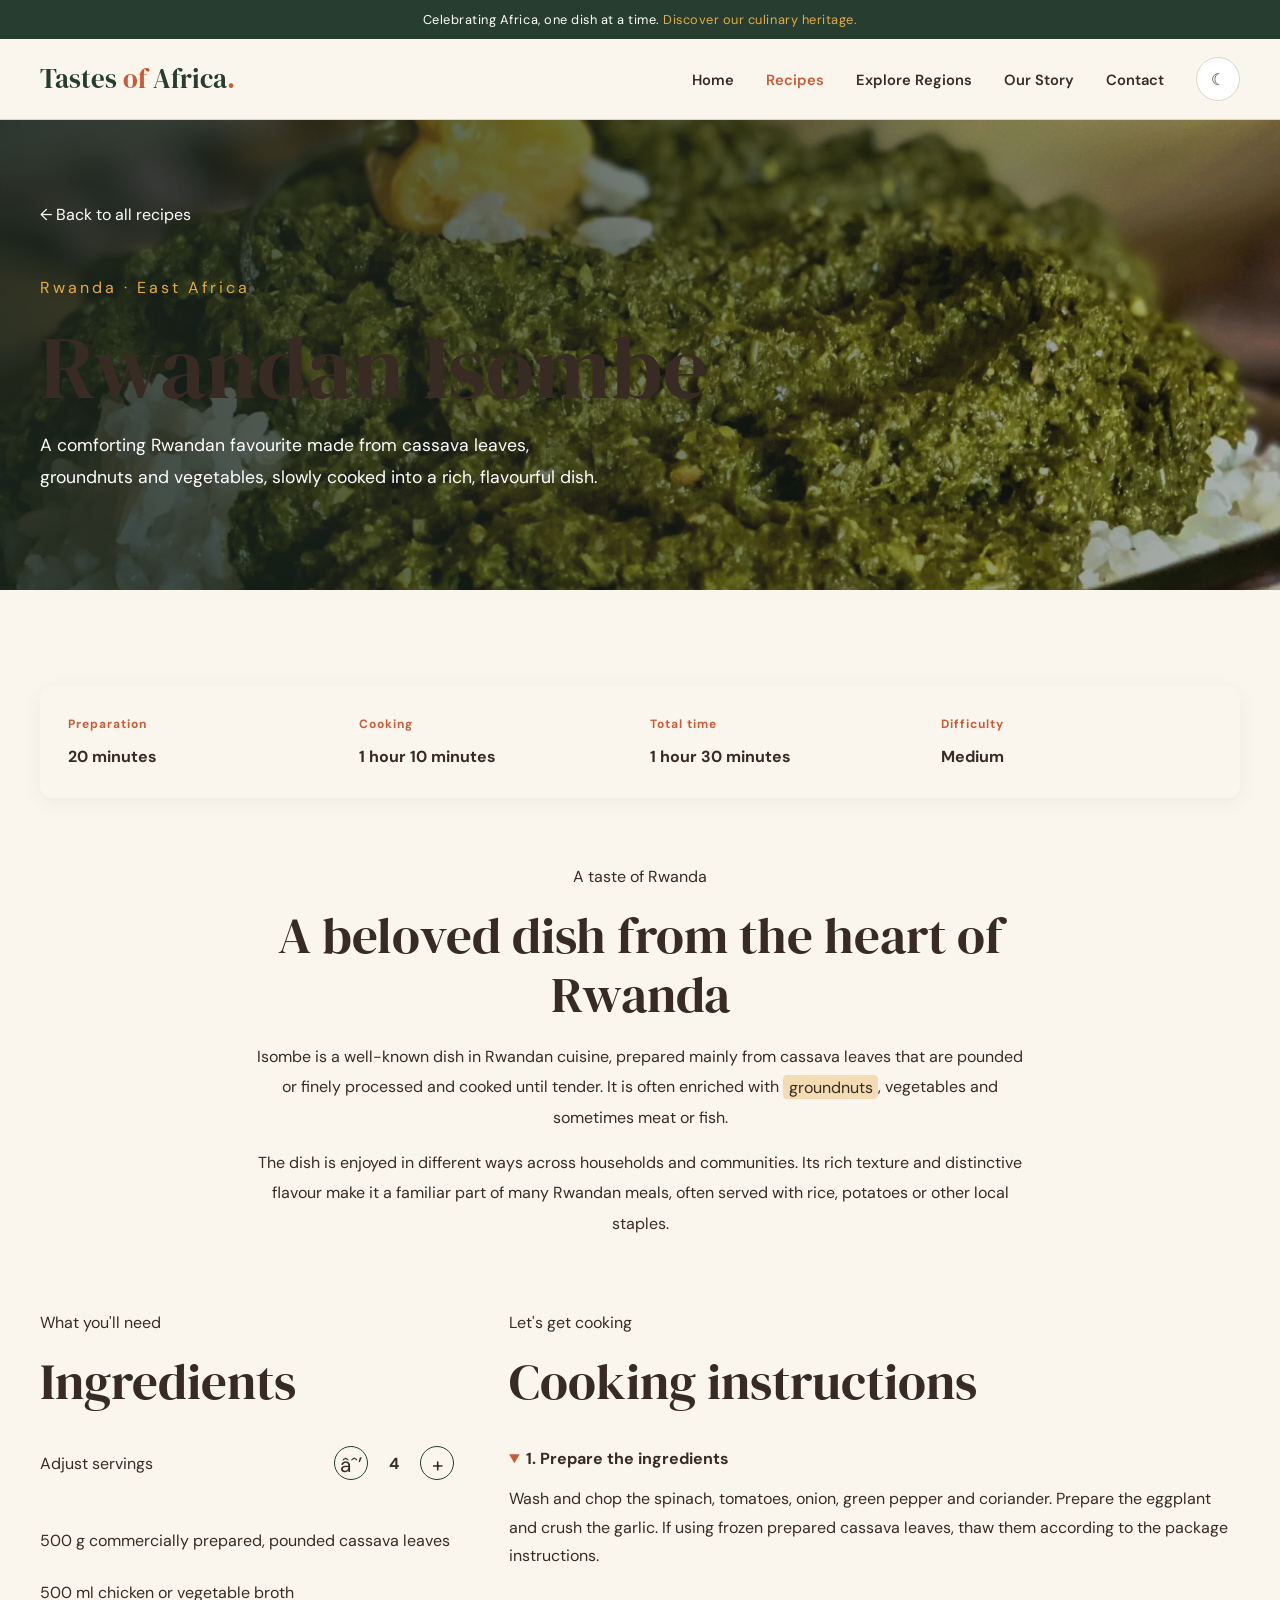
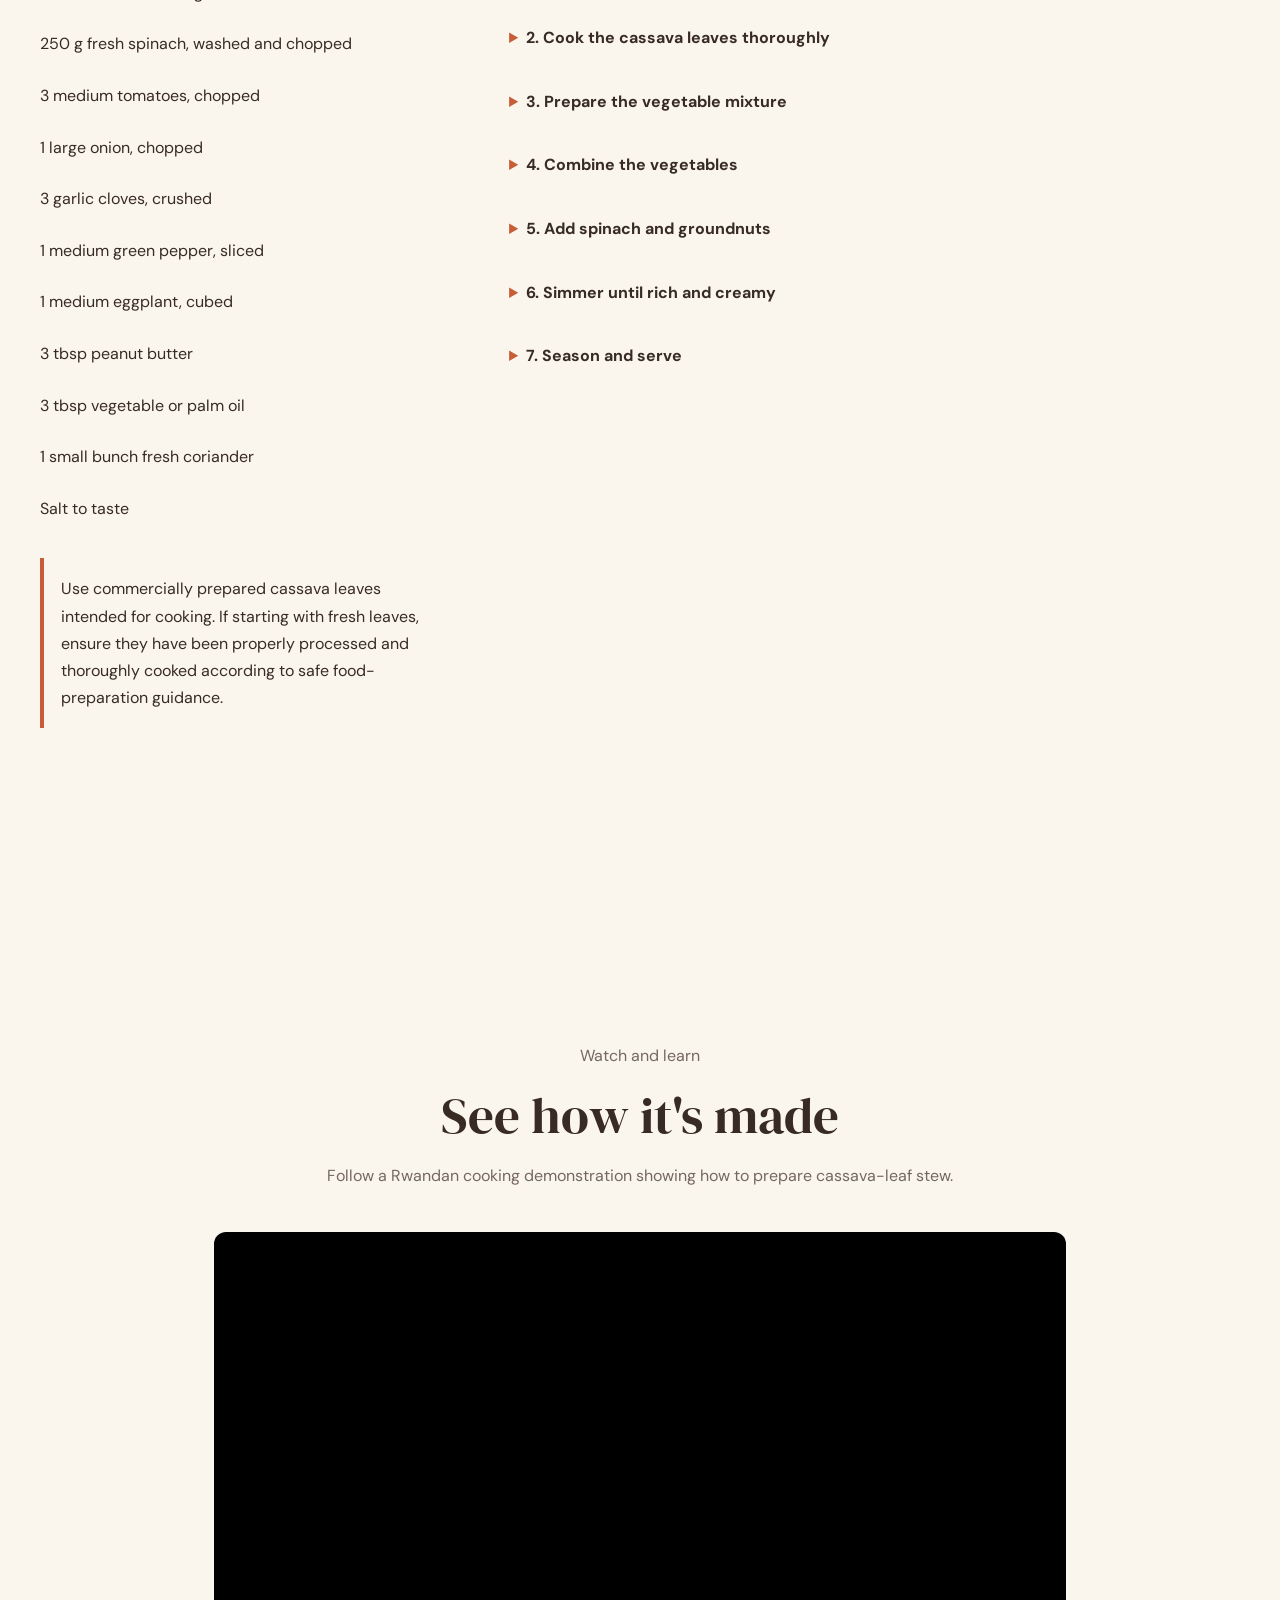
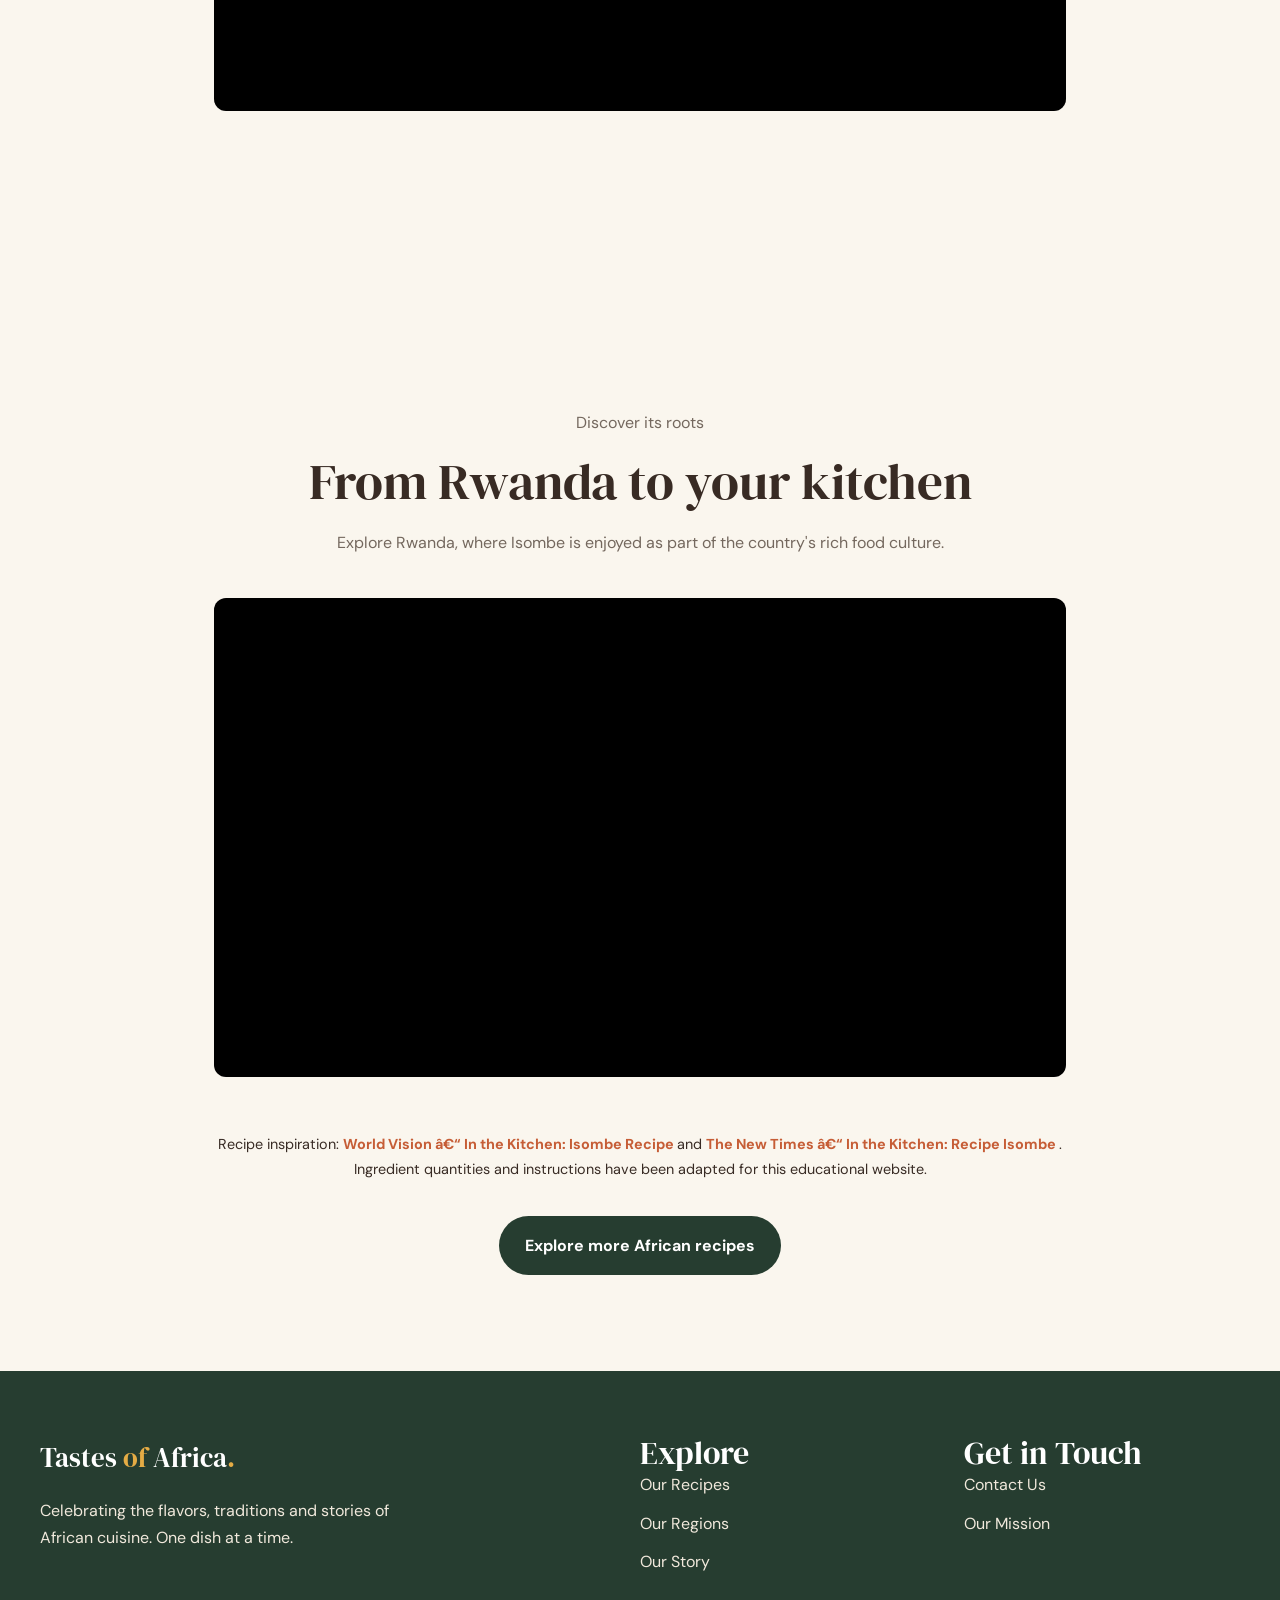
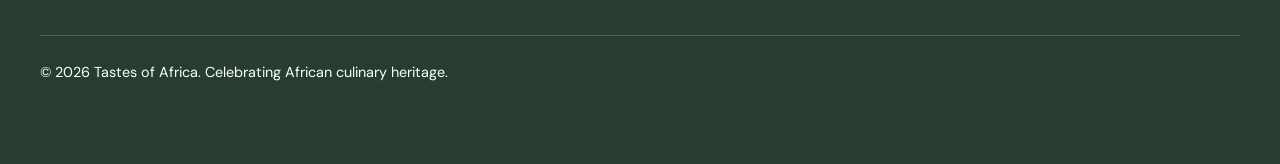
<file: recipes/isombe.html>
﻿
<!DOCTYPE html>

<html lang="en">

<head>
    <meta charset="UTF-8">
    <meta name="viewport" content="width=device-width, initial-scale=1.0">
    <meta name="description" content="Discover Isombe, a traditional Rwandan cassava-leaf dish prepared with groundnuts and vegetables. Explore its cultural heritage and recipe.">
    <title>Rwandan Isombe | Tastes of Africa</title>
    <link rel="stylesheet" href="../css/styles.css">
    <script src="../js/script.js" defer></script>
</head>

<body>

    <a class="skip-link" href="#main-content">Skip to main content</a>

    <div class="announcement-bar">
        <p>Celebrating Africa, one dish at a time. <span>Discover our culinary heritage.</span></p>
    </div>

    <header class="site-header">
        <div class="container nav-container">

            <a href="../index.html" class="site-logo" aria-label="Tastes of Africa homepage">
                Tastes <span>of</span> Africa<span class="logo-dot">.</span>
            </a>

            <div class="nav-layout-group" style="display: flex; align-items: center; margin-left: auto; gap: 32px;">

                <nav aria-label="Main navigation">
                    <ul class="nav-links" id="primary-navigation">
                        <li><a href="../index.html">Home</a></li>
                        <li><a href="../recipes.html" aria-current="page">Recipes</a></li>
                        <li><a href="../regions.html">Explore Regions</a></li>
                        <li><a href="../about.html">Our Story</a></li>
                        <li><a href="../contact.html">Contact</a></li>
                    </ul>
                </nav>

                <div class="nav-actions">
                    <button class="theme-toggle" id="theme-toggle"
                        type="button" aria-label="Switch to dark mode"
                        title="Toggle dark mode">
                        ☾
                    </button>

                    <button class="menu-toggle" id="menu-toggle"
                        type="button" aria-label="Open navigation menu"
                        aria-expanded="false"
                        aria-controls="primary-navigation">
                        ☰
                    </button>
                </div>
            </div>
        </div>
    </header>

    <main id="main-content">

        <section class="recipe-detail-hero">
            <img
                src="../images/dishes/isombe.jpg"
                alt="Rwandan isombe, a traditional cassava-leaf dish"
                class="recipe-detail-image">

            <div class="recipe-detail-overlay"></div>

            <div class="container recipe-detail-heading">
                <a href="../recipes.html" class="recipe-back-link">
                    ← Back to all recipes
                </a>

                <p class="eyebrow">Rwanda · East Africa</p>

                <h1>Rwandan Isombe</h1>

                <p>
                    A comforting Rwandan favourite made from cassava leaves,
                    groundnuts and vegetables, slowly cooked into a rich,
                    flavourful dish.
                </p>
            </div>
        </section>

        <section class="section">
            <div class="container">

                <div class="recipe-meta">
                    <div>
                        <span class="meta-label">Preparation</span>
                        <strong>20 minutes</strong>
                    </div>

                    <div>
                        <span class="meta-label">Cooking</span>
                        <strong>1 hour 10 minutes</strong>
                    </div>

                    <div>
                        <span class="meta-label">Total time</span>
                        <strong>1 hour 30 minutes</strong>
                    </div>

                    <div>
                        <span class="meta-label">Difficulty</span>
                        <strong>Medium</strong>
                    </div>
                </div>

                <div class="recipe-story">
                    <p class="eyebrow">A taste of Rwanda</p>
                    <h2>A beloved dish from the heart of Rwanda</h2>

                    <p>
                        Isombe is a well-known dish in Rwandan cuisine,
                        prepared mainly from cassava leaves that are
                        pounded or finely processed and cooked until tender.
                        It is often enriched with <mark>groundnuts</mark>,
                        vegetables and sometimes meat or fish.
                    </p>

                    <p>
                        The dish is enjoyed in different ways across
                        households and communities. Its rich texture and
                        distinctive flavour make it a familiar part of
                        many Rwandan meals, often served with rice,
                        potatoes or other local staples.
                    </p>
                </div>

                <div class="recipe-main-grid">

                    <section class="ingredients-panel">
                        <p class="eyebrow">What you'll need</p>
                        <h2>Ingredients</h2>

                        <div class="servings-control">
                            <span>Adjust servings</span>

                            <div class="servings-buttons">
                                <button type="button" id="servings-decrease"
                                    aria-label="Decrease servings">âˆ’</button>

                                <output id="servings"
                                    aria-live="polite"
                                    aria-atomic="true">4</output>

                                <button type="button" id="servings-increase"
                                    aria-label="Increase servings">+</button>
                            </div>
                        </div>

                        <ul class="ingredient-list">
                            <li>
                                <span class="ingredient-quantity"
                                    data-base-quantity="500"
                                    data-unit="g">500 g</span>
                                commercially prepared, pounded cassava leaves
                            </li>

                            <li>
                                <span class="ingredient-quantity"
                                    data-base-quantity="500"
                                    data-unit="ml">500 ml</span>
                                chicken or vegetable broth
                            </li>

                            <li>
                                <span class="ingredient-quantity"
                                    data-base-quantity="250"
                                    data-unit="g">250 g</span>
                                fresh spinach, washed and chopped
                            </li>

                            <li>
                                <span class="ingredient-quantity"
                                    data-base-quantity="3"
                                    data-unit="medium tomatoes">3 medium tomatoes</span>,
                                chopped
                            </li>

                            <li>
                                <span class="ingredient-quantity"
                                    data-base-quantity="1"
                                    data-unit="large onion">1 large onion</span>,
                                chopped
                            </li>

                            <li>
                                <span class="ingredient-quantity"
                                    data-base-quantity="3"
                                    data-unit="garlic cloves">3 garlic cloves</span>,
                                crushed
                            </li>

                            <li>
                                <span class="ingredient-quantity"
                                    data-base-quantity="1"
                                    data-unit="medium green pepper">1 medium green pepper</span>,
                                sliced
                            </li>

                            <li>
                                <span class="ingredient-quantity"
                                    data-base-quantity="1"
                                    data-unit="medium eggplant">1 medium eggplant</span>,
                                cubed
                            </li>

                            <li>
                                <span class="ingredient-quantity"
                                    data-base-quantity="3"
                                    data-unit="tbsp">3 tbsp</span>
                                peanut butter
                            </li>

                            <li>
                                <span class="ingredient-quantity"
                                    data-base-quantity="3"
                                    data-unit="tbsp">3 tbsp</span>
                                vegetable or palm oil
                            </li>

                            <li>
                                <span class="ingredient-quantity"
                                    data-base-quantity="1"
                                    data-unit="small bunch">1 small bunch</span>
                                fresh coriander
                            </li>

                            <li>Salt to taste</li>
                        </ul>

                        <p class="ingredient-note">
                            Use commercially prepared cassava leaves intended
                            for cooking. If starting with fresh leaves, ensure
                            they have been properly processed and thoroughly
                            cooked according to safe food-preparation guidance.
                        </p>
                    </section>

                    <section class="instructions-panel">
                        <p class="eyebrow">Let's get cooking</p>
                        <h2>Cooking instructions</h2>

                        <details open>
                            <summary>1. Prepare the ingredients</summary>
                            <p>
                                Wash and chop the spinach, tomatoes, onion,
                                green pepper and coriander. Prepare the
                                eggplant and crush the garlic. If using
                                frozen prepared cassava leaves, thaw them
                                according to the package instructions.
                            </p>
                        </details>

                        <details>
                            <summary>2. Cook the cassava leaves thoroughly</summary>
                            <p>
                                Place the prepared cassava leaves in a large
                                pot with the broth. Bring to a boil, then
                                maintain a steady simmer until the leaves
                                are thoroughly cooked and tender. Follow
                                the preparation instructions on the
                                cassava-leaf product.
                            </p>
                        </details>

                        <details>
                            <summary>3. Prepare the vegetable mixture</summary>
                            <p>
                                In a separate pan, heat the oil over medium
                                heat. Add the onion and garlic and cook
                                until softened. Add the tomatoes, green
                                pepper and eggplant. Stir and cook until
                                the vegetables begin to soften.
                            </p>
                        </details>

                        <details>
                            <summary>4. Combine the vegetables</summary>
                            <p>
                                Add the vegetable mixture to the pot of
                                cooked cassava leaves. Stir thoroughly
                                to combine the flavours.
                            </p>
                        </details>

                        <details>
                            <summary>5. Add spinach and groundnuts</summary>
                            <p>
                                Add the chopped spinach and continue
                                simmering until tender. Stir the peanut
                                butter with a little warm broth in a
                                separate bowl until smooth, then add it
                                gradually to the pot.
                            </p>
                        </details>

                        <details>
                            <summary>6. Simmer until rich and creamy</summary>
                            <p>
                                Allow the mixture to simmer gently,
                                stirring occasionally, until the peanut
                                butter is fully incorporated and the
                                stew reaches a thick, creamy consistency.
                                Ensure all ingredients are thoroughly cooked.
                            </p>
                        </details>

                        <details>
                            <summary>7. Season and serve</summary>
                            <p>
                                Add salt to taste and sprinkle with
                                fresh coriander. Serve hot with rice,
                                potatoes or another favourite accompaniment.
                            </p>
                        </details>
                    </section>

                </div>
            </div>
        </section>

        <section class="section recipe-video-section">
            <div class="container">
                <div class="section-heading">
                    <p class="eyebrow">Watch and learn</p>
                    <h2>See how it's made</h2>
                    <p>
                        Follow a Rwandan cooking demonstration
                        showing how to prepare cassava-leaf stew.
                    </p>
                </div>

                <div class="video-wrapper">
                    <iframe
                        src="https://www.youtube-nocookie.com/embed/k74VfpJ3HWg"
                        title="How to Prepare Rwandan Isombe - Cassava Leaves Stew"
                        loading="lazy"
                        allow="accelerometer; autoplay; clipboard-write; encrypted-media; gyroscope; picture-in-picture; web-share"
                        referrerpolicy="strict-origin-when-cross-origin"
                        allowfullscreen>
                    </iframe>
                </div>
            </div>
        </section>

        <section class="section recipe-origin-section">
            <div class="container">
                <div class="section-heading">
                    <p class="eyebrow">Discover its roots</p>
                    <h2>From Rwanda to your kitchen</h2>
                    <p>
                        Explore Rwanda, where Isombe is enjoyed
                        as part of the country's rich food culture.
                    </p>
                </div>

                <div class="map-wrapper">
                    <iframe
                        src="https://maps.google.com/maps?q=Rwanda&t=&z=7&ie=UTF8&iwloc=&output=embed"
                        title="Map showing Rwanda in East Africa"
                        loading="lazy"
                        referrerpolicy="no-referrer-when-downgrade">
                    </iframe>
                </div>

                <p class="recipe-source">
                    Recipe inspiration:
                    <a href="https://www.worldvision.org/economic-empowerment-news-stories/isombe-recipe"
                        target="_blank" rel="noopener noreferrer">
                        World Vision â€“ In the Kitchen: Isombe Recipe
                    </a>
                    and
                    <a href="https://www.newtimes.co.rw/article/113661/Lifestyle/in-the-kitchen-recipe-isombe/"
                        target="_blank" rel="noopener noreferrer">
                        The New Times â€“ In the Kitchen: Recipe Isombe
                    </a>.
                    Ingredient quantities and instructions have been adapted
                    for this educational website.
                </p>

                <div class="recipe-return-link">
                    <a href="../recipes.html" class="button button-primary">
                        Explore more African recipes
                    </a>
                </div>
            </div>
        </section>

    </main>

    <!-- Footer -->
    <footer class="site-footer">

        <div class="container">

            <div class="footer-content">

                <div class="footer-brand">

                    <a href="../index.html" class="site-logo">
                        Tastes <span>of</span> Africa<span class="logo-dot">.</span>
                    </a>

                    <p>
                        Celebrating the flavors, traditions
                        and stories of African cuisine.
                        One dish at a time.
                    </p>

                </div>

                <div>

                    <h3>Explore</h3>

                    <ul class="footer-links">
                        <li><a href="../recipes.html">Our Recipes</a></li>
                        <li><a href="../regions.html">Our Regions</a></li>
                        <li><a href="../about.html">Our Story</a></li>
                    </ul>

                </div>

                <div>

                    <h3>Get in Touch</h3>

                    <ul class="footer-links">
                        <li><a href="../contact.html">Contact Us</a></li>
                        <li><a href="../about.html">Our Mission</a></li>
                    </ul>

                </div>

            </div>

            <div class="footer-bottom">

                <p>
                    © <span id="current-year">2026</span>
                    Tastes of Africa. Celebrating African culinary heritage.
                </p>

            </div>

        </div>

    </footer>

</body>
</html>
</file>
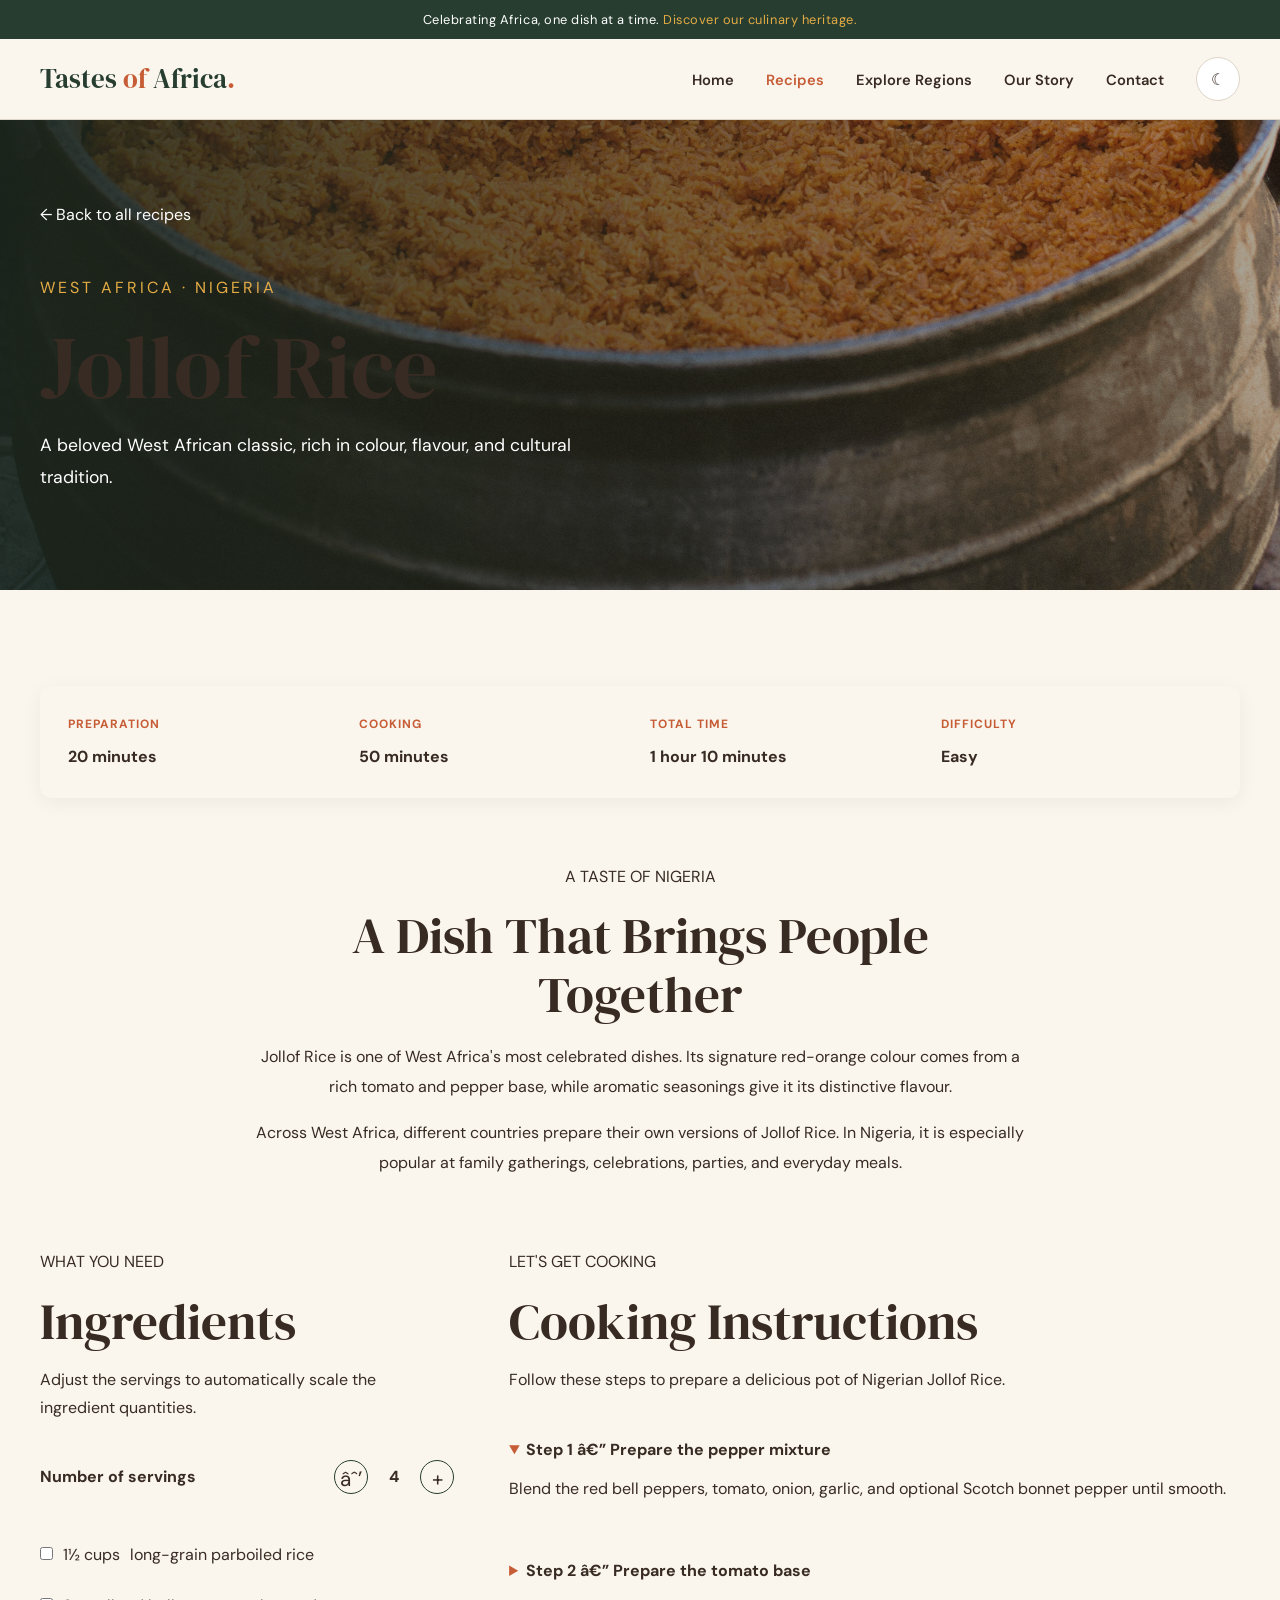
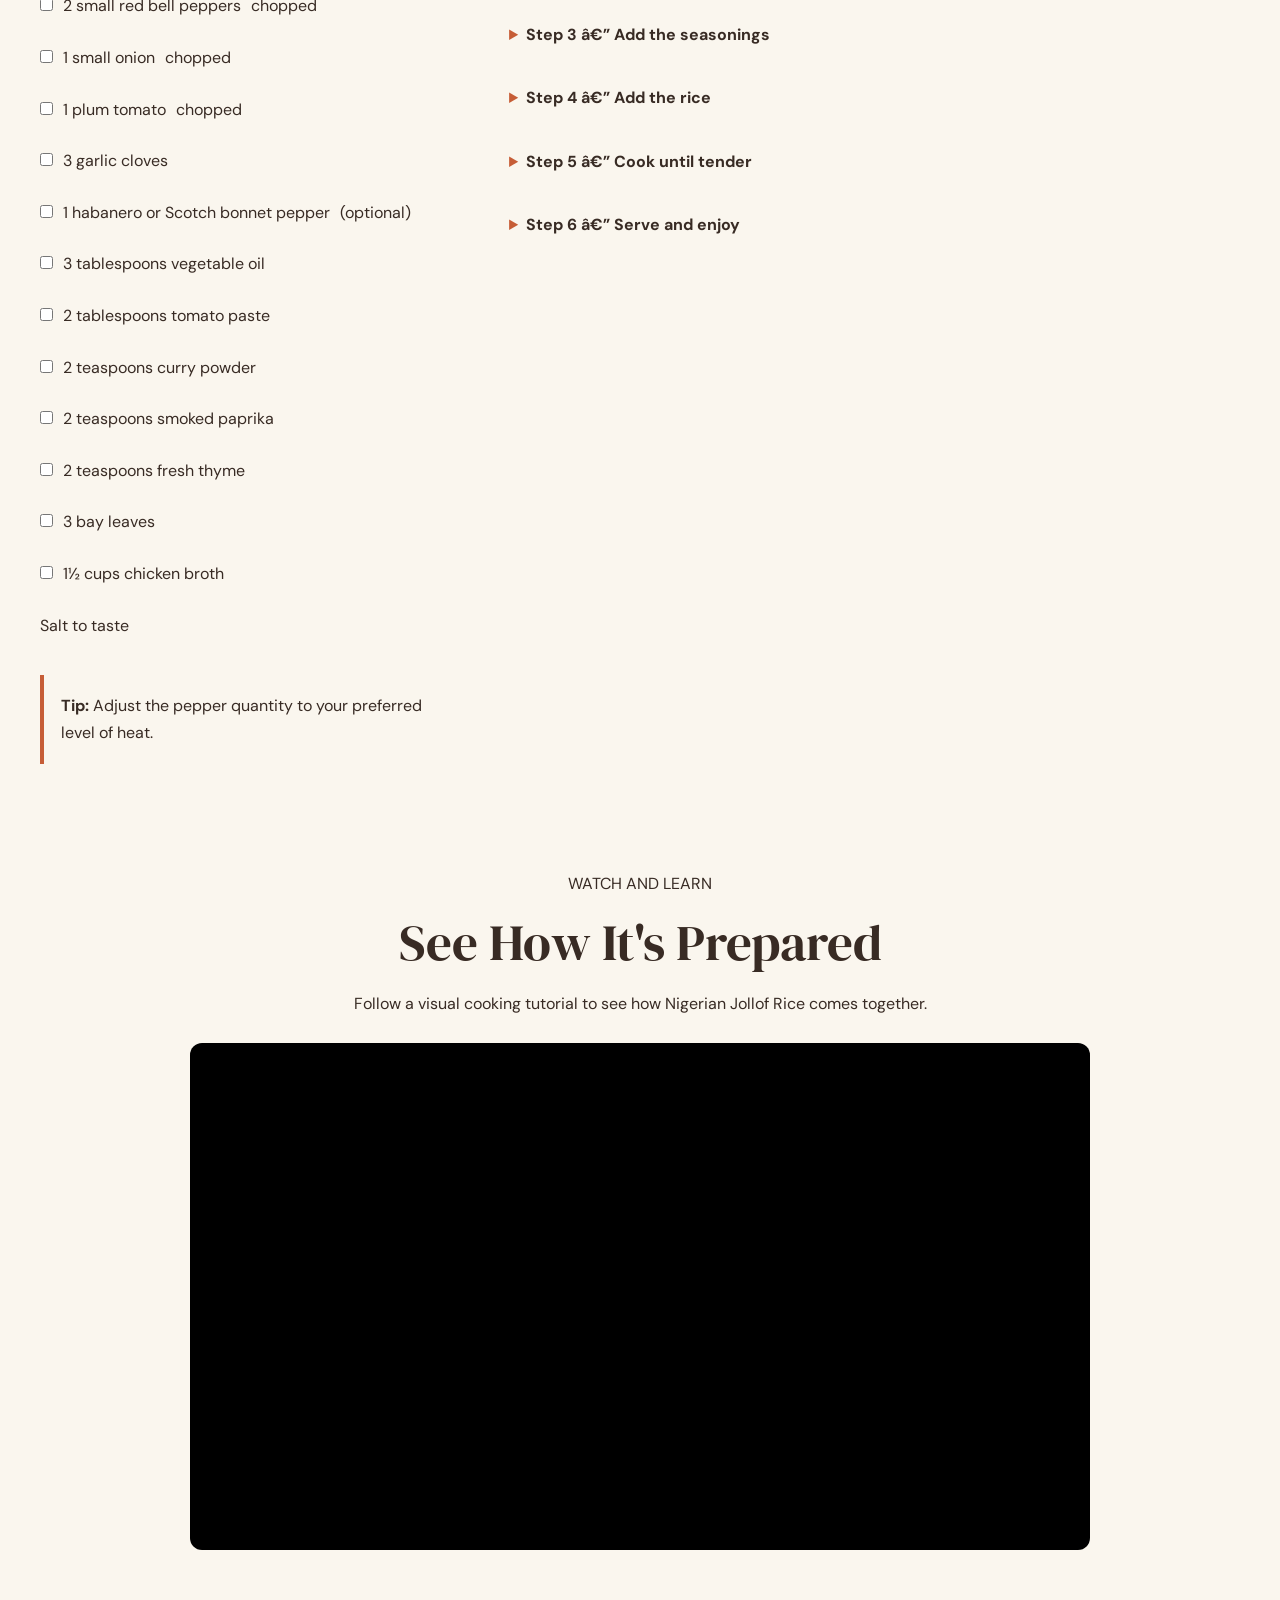
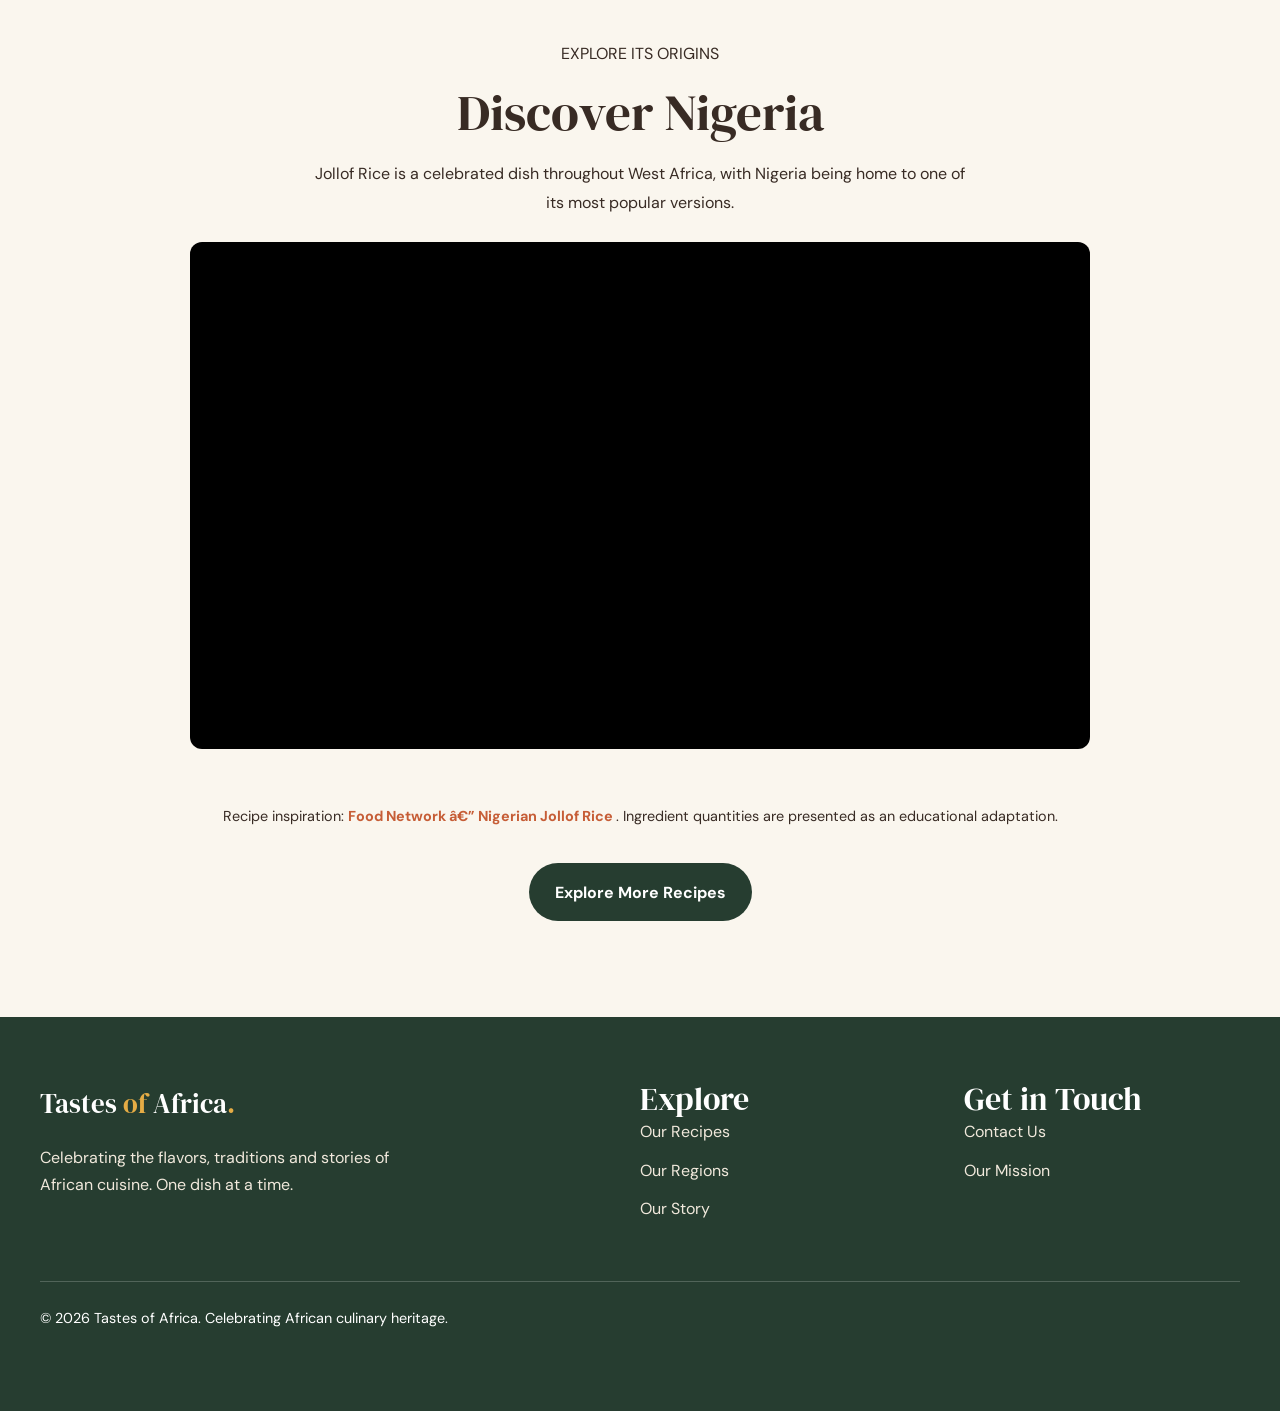
<file: recipes/jollof-rice.html>
﻿
<!DOCTYPE html>
<html lang="en">
<head>
    <meta charset="UTF-8">
    <meta name="viewport" content="width=device-width, initial-scale=1.0">
    <meta name="description" content="Learn how to prepare Nigerian Jollof Rice with this traditional recipe, ingredients, cooking instructions and video tutorial.">
    <meta name="theme-color" content="#263D30">
    <title>Nigerian Jollof Rice Recipe | Tastes of Africa</title>
    <link rel="stylesheet" href="../css/styles.css">
    <script src="../js/script.js" defer></script>
</head>

<body>

    <a class="skip-link" href="#main-content">Skip to content</a>

    <div class="announcement-bar">
        <p>Celebrating Africa, one dish at a time. <span>Discover our culinary heritage.</span></p>
    </div>

    <header class="site-header">
        <div class="container nav-container">

            <a href="../index.html" class="site-logo" aria-label="Tastes of Africa homepage">
                Tastes <span>of</span> Africa<span class="logo-dot">.</span>
            </a>

            <!-- Corrected layout group: Matches the home page layout exactly -->
            <div class="nav-layout-group" style="display: flex; align-items: center; margin-left: auto; gap: 32px;">

                <nav aria-label="Main navigation">
                    <ul class="nav-links" id="primary-navigation">
                        <li><a href="../index.html">Home</a></li>
                        <li><a href="../recipes.html" aria-current="page">Recipes</a></li>
                        <li><a href="../regions.html">Explore Regions</a></li>
                        <li><a href="../about.html">Our Story</a></li>
                        <li><a href="../contact.html">Contact</a></li>
                    </ul>
                </nav>

                <div class="nav-actions">
                    <button class="theme-toggle" id="theme-toggle"
                        type="button" aria-label="Switch to dark mode"
                        title="Toggle dark mode">
                        ☾
                    </button>

                    <button class="menu-toggle" id="menu-toggle"
                        type="button" aria-label="Open navigation menu"
                        aria-expanded="false"
                        aria-controls="primary-navigation">
                        ☰
                    </button>
                </div>

            </div>

        </div>
    </header>


    <main id="main-content">

        <!-- RECIPE HERO -->
        <section class="recipe-detail-hero">

            <img
                src="../images/dishes/jollof-rice.jpg"
                alt="Traditional Nigerian Jollof rice served with vegetables"
                class="recipe-detail-image">

            <div class="recipe-detail-overlay"></div>

            <div class="container recipe-detail-heading">

                <a href="../recipes.html" class="recipe-back-link">
                    ← Back to all recipes
                </a>

                <p class="eyebrow">WEST AFRICA · NIGERIA</p>

                <h1>Jollof Rice</h1>

                <p>
                    A beloved West African classic, rich in colour,
                    flavour, and cultural tradition.
                </p>

            </div>

        </section>


        <!-- RECIPE CONTENT -->
        <section class="section recipe-detail-section">

            <div class="container">

                <div class="recipe-meta">

                    <div>
                        <span class="meta-label">PREPARATION</span>
                        <strong>20 minutes</strong>
                    </div>

                    <div>
                        <span class="meta-label">COOKING</span>
                        <strong>50 minutes</strong>
                    </div>

                    <div>
                        <span class="meta-label">TOTAL TIME</span>
                        <strong>1 hour 10 minutes</strong>
                    </div>

                    <div>
                        <span class="meta-label">DIFFICULTY</span>
                        <strong>Easy</strong>
                    </div>

                </div>


                <!-- CULTURAL BACKGROUND -->
                <div class="recipe-story">

                    <p class="eyebrow">A TASTE OF NIGERIA</p>

                    <h2>A Dish That Brings People Together</h2>

                    <p>
                        Jollof Rice is one of West Africa's most celebrated
                        dishes. Its signature red-orange colour comes from
                        a rich tomato and pepper base, while aromatic
                        seasonings give it its distinctive flavour.
                    </p>

                    <p>
                        Across West Africa, different countries prepare
                        their own versions of Jollof Rice. In Nigeria,
                        it is especially popular at family gatherings,
                        celebrations, parties, and everyday meals.
                    </p>

                </div>


                <!-- INGREDIENTS AND INSTRUCTIONS -->
                <div class="recipe-main-grid">

                    <aside class="ingredients-panel">

                        <p class="eyebrow">WHAT YOU NEED</p>

                        <h2>Ingredients</h2>

                        <p class="ingredients-intro">
                            Adjust the servings to automatically scale
                            the ingredient quantities.
                        </p>

                        <div class="servings-control">

                            <label for="servings">Number of servings</label>

                            <div class="servings-buttons">

                                <button
                                    type="button"
                                    id="servings-decrease"
                                    aria-label="Decrease servings">
                                    âˆ’
                                </button>

                                <output id="servings" aria-live="polite" aria-atomic="true">4</output>

                                <button
                                    type="button"
                                    id="servings-increase"
                                    aria-label="Increase servings">
                                    +
                                </button>

                            </div>

                        </div>


                        <ul class="ingredient-list" id="ingredient-list">

                            <li>
                                <label>
                                    <input type="checkbox">
                                    <span
                                        class="ingredient-quantity"
                                        data-base-quantity="1.5"
                                        data-unit="cups">
                                        1.5 cups
                                    </span>
                                    long-grain parboiled rice
                                </label>
                            </li>

                            <li>
                                <label>
                                    <input type="checkbox">
                                    <span
                                        class="ingredient-quantity"
                                        data-base-quantity="2"
                                        data-unit="small red bell peppers">
                                        2 small red bell peppers
                                    </span>
                                    chopped
                                </label>
                            </li>

                            <li>
                                <label>
                                    <input type="checkbox">
                                    <span
                                        class="ingredient-quantity"
                                        data-base-quantity="1"
                                        data-unit="small onion">
                                        1 small onion
                                    </span>
                                    chopped
                                </label>
                            </li>

                            <li>
                                <label>
                                    <input type="checkbox">
                                    <span
                                        class="ingredient-quantity"
                                        data-base-quantity="1"
                                        data-unit="plum tomato">
                                        1 plum tomato
                                    </span>
                                    chopped
                                </label>
                            </li>

                            <li>
                                <label>
                                    <input type="checkbox">
                                    <span
                                        class="ingredient-quantity"
                                        data-base-quantity="3"
                                        data-unit="garlic cloves">
                                        3 garlic cloves
                                    </span>
                                </label>
                            </li>

                            <li>
                                <label>
                                    <input type="checkbox">
                                    <span
                                        class="ingredient-quantity"
                                        data-base-quantity="1"
                                        data-unit="habanero or Scotch bonnet pepper">
                                        1 habanero or Scotch bonnet pepper
                                    </span>
                                    (optional)
                                </label>
                            </li>

                            <li>
                                <label>
                                    <input type="checkbox">
                                    <span
                                        class="ingredient-quantity"
                                        data-base-quantity="3"
                                        data-unit="tablespoons vegetable oil">
                                        3 tablespoons vegetable oil
                                    </span>
                                </label>
                            </li>

                            <li>
                                <label>
                                    <input type="checkbox">
                                    <span
                                        class="ingredient-quantity"
                                        data-base-quantity="2"
                                        data-unit="tablespoons tomato paste">
                                        2 tablespoons tomato paste
                                    </span>
                                </label>
                            </li>

                            <li>
                                <label>
                                    <input type="checkbox">
                                    <span
                                        class="ingredient-quantity"
                                        data-base-quantity="2"
                                        data-unit="teaspoons curry powder">
                                        2 teaspoons curry powder
                                    </span>
                                </label>
                            </li>

                            <li>
                                <label>
                                    <input type="checkbox">
                                    <span
                                        class="ingredient-quantity"
                                        data-base-quantity="2"
                                        data-unit="teaspoons smoked paprika">
                                        2 teaspoons smoked paprika
                                    </span>
                                </label>
                            </li>

                            <li>
                                <label>
                                    <input type="checkbox">
                                    <span
                                        class="ingredient-quantity"
                                        data-base-quantity="2"
                                        data-unit="teaspoons fresh thyme">
                                        2 teaspoons fresh thyme
                                    </span>
                                </label>
                            </li>

                            <li>
                                <label>
                                    <input type="checkbox">
                                    <span
                                        class="ingredient-quantity"
                                        data-base-quantity="3"
                                        data-unit="bay leaves">
                                        3 bay leaves
                                    </span>
                                </label>
                            </li>

                            <li>
                                <label>
                                    <input type="checkbox">
                                    <span
                                        class="ingredient-quantity"
                                        data-base-quantity="1.5"
                                        data-unit="cups chicken broth">
                                        1.5 cups chicken broth
                                    </span>
                                </label>
                            </li>

                            <li>
                                <label>
                                    Salt to taste
                                </label>
                            </li>

                        </ul>

                        <p class="ingredient-note">
                            <strong>Tip:</strong> Adjust the pepper
                            quantity to your preferred level of heat.
                        </p>

                    </aside>


                    <!-- COOKING INSTRUCTIONS -->
                    <div class="instructions-panel">

                        <p class="eyebrow">LET'S GET COOKING</p>

                        <h2>Cooking Instructions</h2>

                        <p>
                            Follow these steps to prepare a delicious
                            pot of Nigerian Jollof Rice.
                        </p>


                        <details open>
                            <summary>Step 1 â€” Prepare the pepper mixture</summary>
                            <p>
                                Blend the red bell peppers, tomato,
                                onion, garlic, and optional Scotch
                                bonnet pepper until smooth.
                            </p>
                        </details>

                        <details>
                            <summary>Step 2 â€” Prepare the tomato base</summary>
                            <p>
                                Heat the vegetable oil in a large pot.
                                Add the tomato paste and cook for a few
                                minutes, stirring regularly.
                            </p>
                            <p>
                                Add the blended pepper mixture and
                                cook until it thickens and the excess
                                liquid reduces.
                            </p>
                        </details>

                        <details>
                            <summary>Step 3 â€” Add the seasonings</summary>
                            <p>
                                Stir in the curry powder, smoked paprika,
                                thyme, bay leaves, and salt. Allow the
                                mixture to simmer so the flavours combine.
                            </p>
                        </details>

                        <details>
                            <summary>Step 4 â€” Add the rice</summary>
                            <p>
                                Wash the parboiled rice and drain it.
                                Add it to the tomato mixture, then pour
                                in the chicken broth. Stir until the rice
                                is evenly coated.
                            </p>
                        </details>

                        <details>
                            <summary>Step 5 â€” Cook until tender</summary>
                            <p>
                                Cover the pot and cook over low heat
                                until the rice is tender and the liquid
                                has been absorbed. Stir occasionally
                                and add a little water if necessary.
                            </p>
                        </details>

                        <details>
                            <summary>Step 6 â€” Serve and enjoy</summary>
                            <p>
                                Remove the bay leaves, gently fluff
                                the rice with a fork, and serve hot.
                                Enjoy it with grilled chicken,
                                fried plantain, or a fresh salad.
                            </p>
                        </details>

                    </div>

                </div>


                <!-- COOKING VIDEO -->
                <section class="recipe-video-section">

                    <p class="eyebrow">WATCH AND LEARN</p>

                    <h2>See How It's Prepared</h2>

                    <p>
                        Follow a visual cooking tutorial to see how
                        Nigerian Jollof Rice comes together.
                    </p>

                    <div class="video-wrapper">

                        <iframe
                            src="https://www.youtube-nocookie.com/embed/4V_GaurkxZ8"
                            title="How to cook Nigerian Jollof Rice - Joyful Cook"
                            loading="lazy"
                            allow="accelerometer; autoplay; clipboard-write; encrypted-media; gyroscope; picture-in-picture; web-share"
                            referrerpolicy="strict-origin-when-cross-origin"
                            allowfullscreen>
                        </iframe>

                    </div>

                </section>


                <!-- COUNTRY OF ORIGIN -->
                <section class="recipe-origin-section">

                    <p class="eyebrow">EXPLORE ITS ORIGINS</p>

                    <h2>Discover Nigeria</h2>

                    <p>
                        Jollof Rice is a celebrated dish throughout
                        West Africa, with Nigeria being home to
                        one of its most popular versions.
                    </p>

                    <div class="map-wrapper">

                        <iframe
                            src="https://maps.google.com/maps?q=Nigeria&t=&z=5&ie=UTF8&iwloc=&output=embed"
                            title="Map showing Nigeria in West Africa"
                            loading="lazy"
                            referrerpolicy="no-referrer-when-downgrade">
                        </iframe>

                    </div>

                </section>


                <!-- RECIPE SOURCE -->
                <p class="recipe-source">
                    Recipe inspiration:
                    <a
                        href="https://www.foodnetwork.com/recipes/food-network-kitchen/nigerian-jollof-rice-19493519"
                        target="_blank"
                        rel="noopener noreferrer">
                        Food Network â€” Nigerian Jollof Rice
                    </a>.
                    Ingredient quantities are presented as an
                    educational adaptation.
                </p>

                <div class="recipe-return-link">
                    <a href="../recipes.html" class="button button-primary">
                        Explore More Recipes
                    </a>
                </div>

            </div>

        </section>

    </main>

    <!-- Footer -->
    <footer class="site-footer">

        <div class="container">

            <div class="footer-content">

                <div class="footer-brand">

                    <a href="../index.html" class="site-logo">
                        Tastes <span>of</span> Africa<span class="logo-dot">.</span>
                    </a>

                    <p>
                        Celebrating the flavors, traditions
                        and stories of African cuisine.
                        One dish at a time.
                    </p>

                </div>

                <div>

                    <h3>Explore</h3>

                    <ul class="footer-links">
                        <li><a href="../recipes.html">Our Recipes</a></li>
                        <li><a href="../regions.html">Our Regions</a></li>
                        <li><a href="../about.html">Our Story</a></li>
                    </ul>

                </div>

                <div>

                    <h3>Get in Touch</h3>

                    <ul class="footer-links">
                        <li><a href="../contact.html">Contact Us</a></li>
                        <li><a href="../about.html">Our Mission</a></li>
                    </ul>

                </div>

            </div>

            <div class="footer-bottom">

                <p>
                    © <span id="current-year">2026</span>
                    Tastes of Africa. Celebrating African culinary heritage.
                </p>

            </div>

        </div>

    </footer>

</body>
</html>
</file>
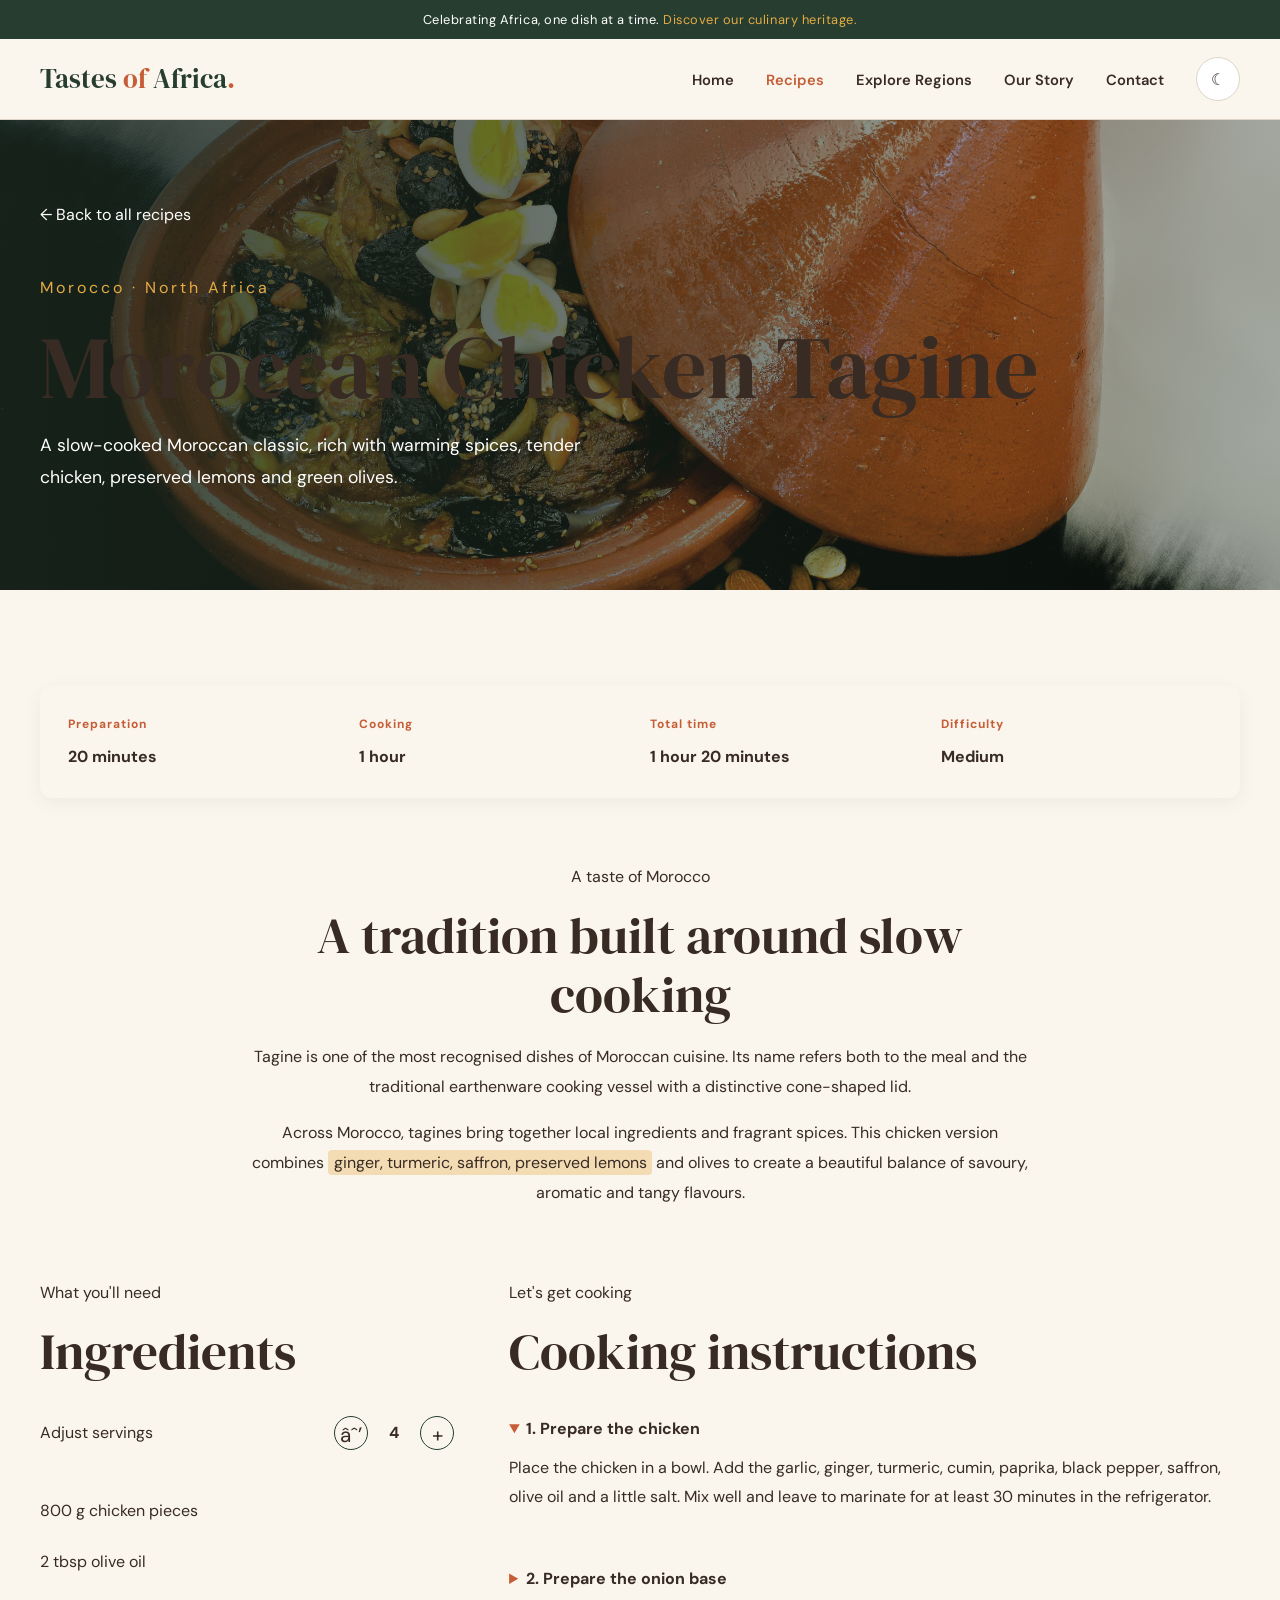
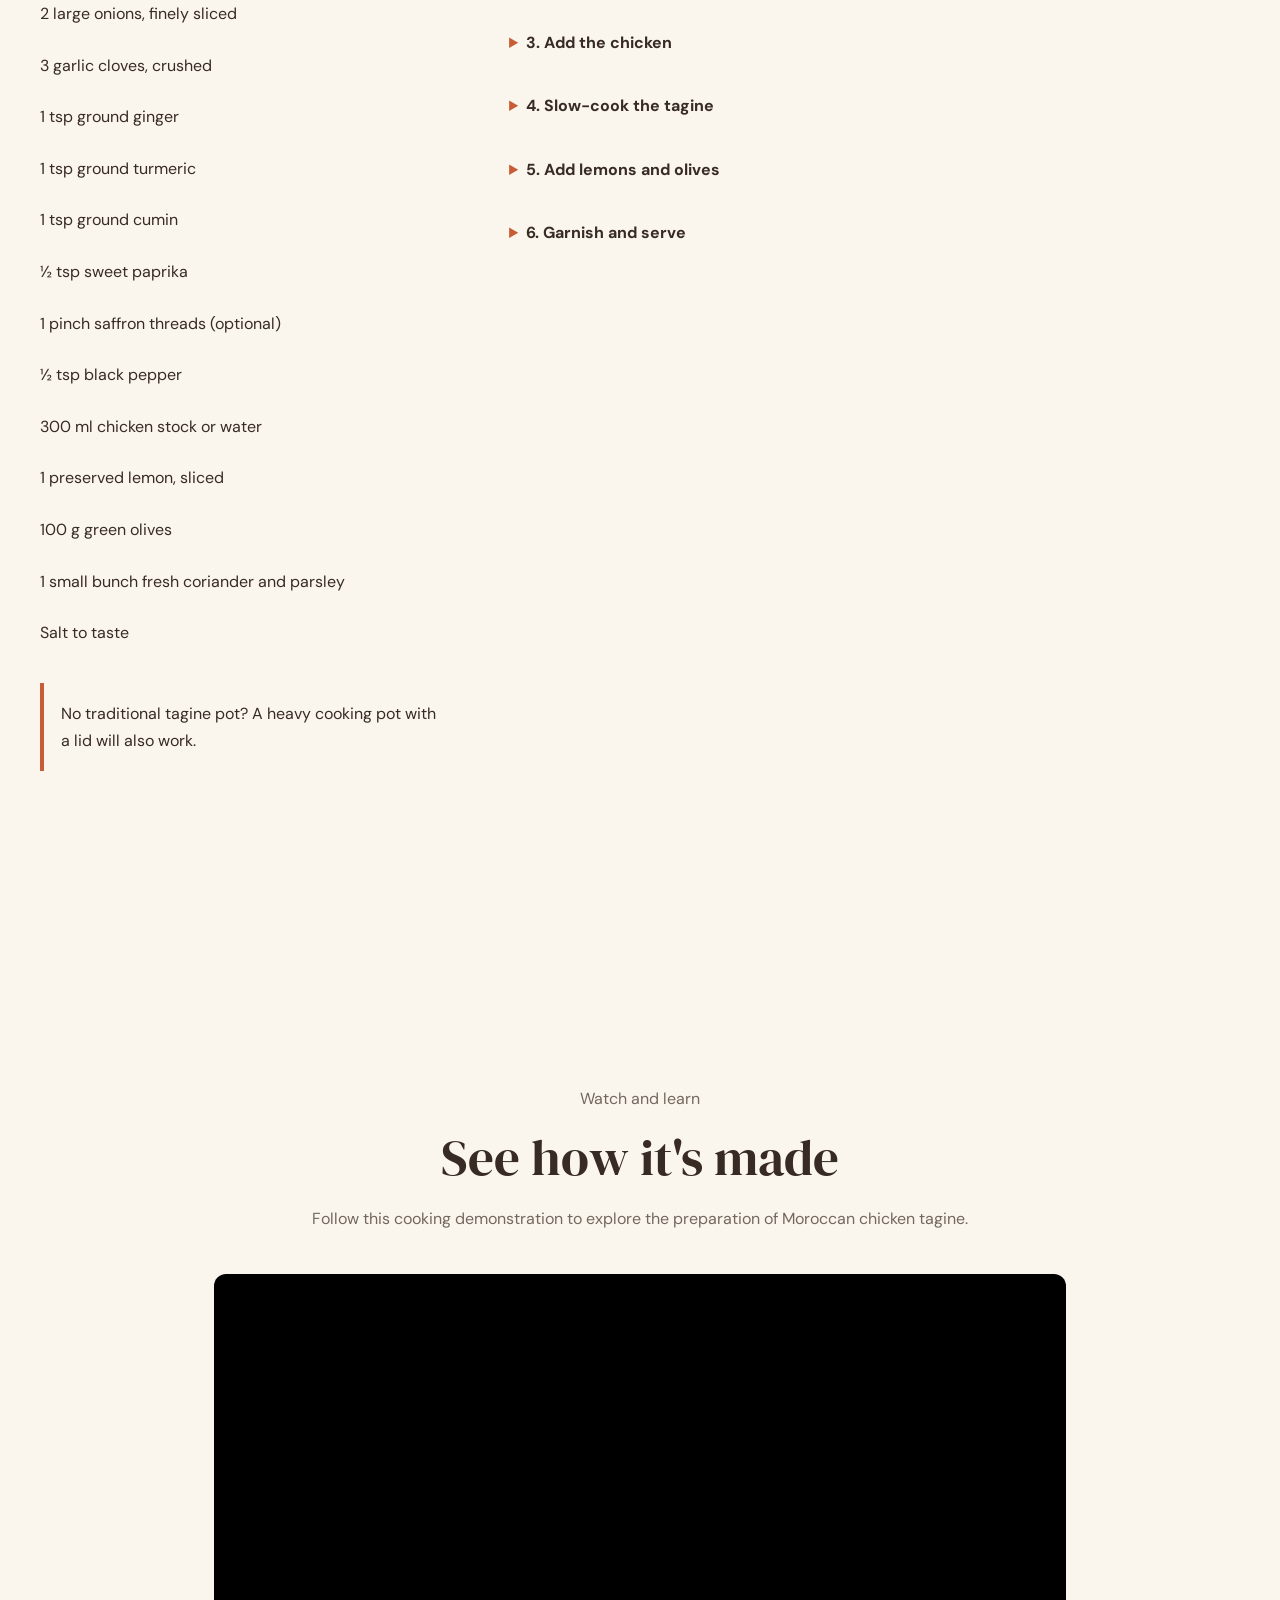
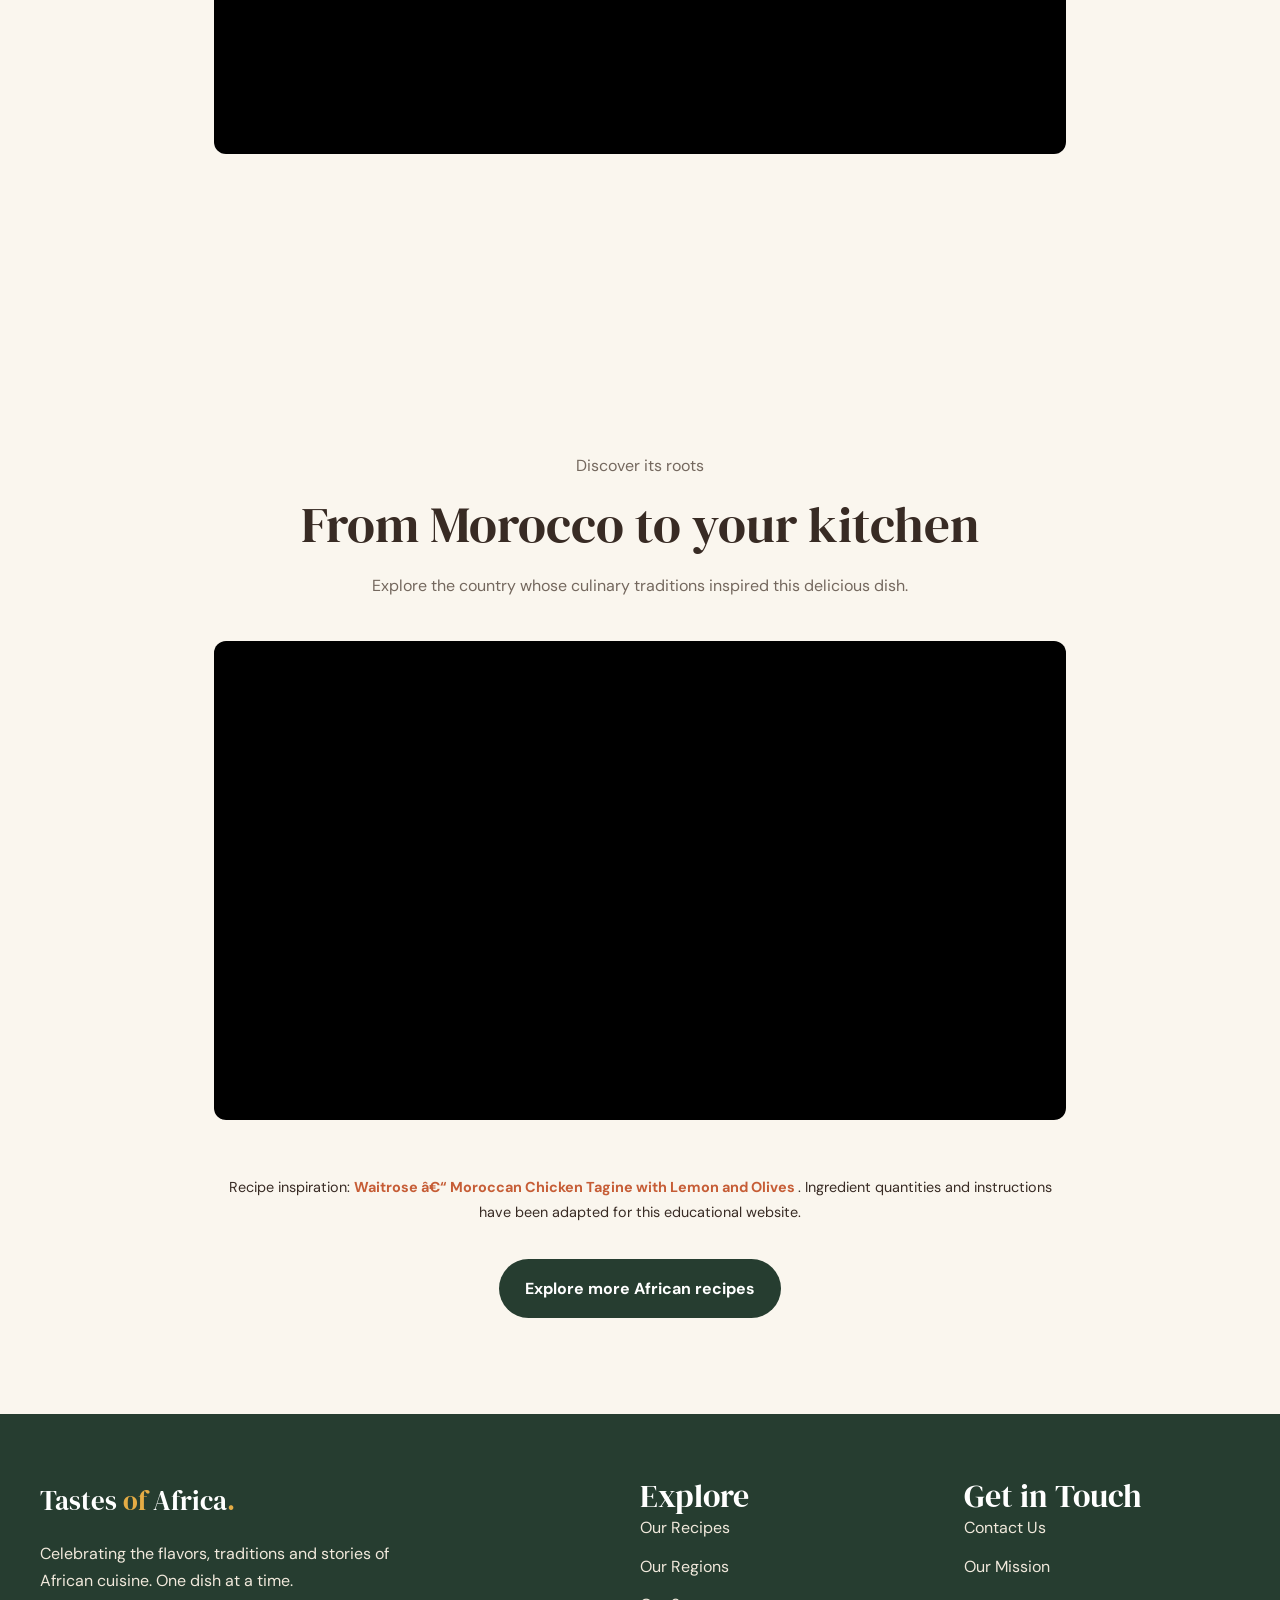
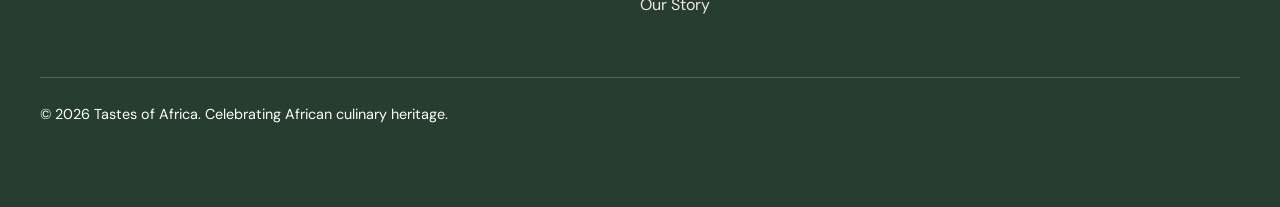
<file: recipes/tagine.html>
﻿
<!DOCTYPE html>
<html lang="en">
<head>
    <meta charset="UTF-8">
    <meta name="viewport" content="width=device-width, initial-scale=1.0">
    <meta name="description" content="Discover Moroccan chicken tagine with preserved lemons and olives. Explore its cultural heritage and learn how to prepare this traditional dish.">
    <title>Moroccan Chicken Tagine | Tastes of Africa</title>
    <link rel="stylesheet" href="../css/styles.css">
    <script src="../js/script.js" defer></script>
</head>
<body>

    <a class="skip-link" href="#main-content">Skip to main content</a>

    <div class="announcement-bar">
        <p>Celebrating Africa, one dish at a time. <span>Discover our culinary heritage.</span></p>
    </div>
    
    <header class="site-header">
        <div class="container nav-container">

            <a href="../index.html" class="site-logo" aria-label="Tastes of Africa">
                Tastes <span>of</span> Africa<span class="logo-dot">.</span>
            </a>

            <div class="nav-layout-group" style="display: flex; align-items: center; margin-left: auto; gap: 32px;">

                <nav aria-label="Main navigation">
                    <ul class="nav-links" id="primary-navigation">
                        <li><a href="../index.html">Home</a></li>
                        <li><a href="../recipes.html" aria-current="page">Recipes</a></li>
                        <li><a href="../regions.html">Explore Regions</a></li>
                        <li><a href="../about.html">Our Story</a></li>
                        <li><a href="../contact.html">Contact</a></li>
                    </ul>
                </nav>

                <div class="nav-actions">
                    <button class="theme-toggle" id="theme-toggle"
                        type="button" aria-label="Switch to dark mode"
                        title="Toggle dark mode">
                        ☾
                    </button>

                    <button class="menu-toggle" id="menu-toggle"
                        type="button" aria-label="Open navigation menu"
                        aria-expanded="false"
                        aria-controls="primary-navigation">
                        ☰
                    </button>
                </div>
            </div>
        </div>
    </header>

    <main id="main-content">

        <section class="recipe-detail-hero">
            <img
                src="../images/dishes/moroccan-tagine.jpg"
                alt="Traditional Moroccan chicken tagine served with olives and vegetables"
                class="recipe-detail-image">

            <div class="recipe-detail-overlay"></div>

            <div class="container recipe-detail-heading">
                <a href="../recipes.html" class="recipe-back-link">
                    ← Back to all recipes
                </a>

                <p class="eyebrow">Morocco · North Africa</p>

                <h1>Moroccan Chicken Tagine</h1>

                <p>
                    A slow-cooked Moroccan classic, rich with warming spices,
                    tender chicken, preserved lemons and green olives.
                </p>
            </div>
        </section>

        <section class="section">
            <div class="container">

                <div class="recipe-meta">
                    <div>
                        <span class="meta-label">Preparation</span>
                        <strong>20 minutes</strong>
                    </div>

                    <div>
                        <span class="meta-label">Cooking</span>
                        <strong>1 hour</strong>
                    </div>

                    <div>
                        <span class="meta-label">Total time</span>
                        <strong>1 hour 20 minutes</strong>
                    </div>

                    <div>
                        <span class="meta-label">Difficulty</span>
                        <strong>Medium</strong>
                    </div>
                </div>

                <div class="recipe-story">
                    <p class="eyebrow">A taste of Morocco</p>
                    <h2>A tradition built around slow cooking</h2>

                    <p>
                        Tagine is one of the most recognised dishes of Moroccan
                        cuisine. Its name refers both to the meal and the
                        traditional earthenware cooking vessel with a distinctive
                        cone-shaped lid.
                    </p>

                    <p>
                        Across Morocco, tagines bring together local ingredients
                        and fragrant spices. This chicken version combines
                        <mark>ginger, turmeric, saffron, preserved lemons</mark>
                        and olives to create a beautiful balance of savoury,
                        aromatic and tangy flavours.
                    </p>
                </div>

                <div class="recipe-main-grid">

                    <section class="ingredients-panel">
                        <p class="eyebrow">What you'll need</p>
                        <h2>Ingredients</h2>

                        <div class="servings-control">
                            <span>Adjust servings</span>

                            <div class="servings-buttons">
                                <button type="button" id="servings-decrease"
                                    aria-label="Decrease servings">âˆ’</button>

                                <output id="servings"
                                    aria-live="polite"
                                    aria-atomic="true">4</output>

                                <button type="button" id="servings-increase"
                                    aria-label="Increase servings">+</button>
                            </div>
                        </div>

                        <ul class="ingredient-list">
                            <li>
                                <span class="ingredient-quantity"
                                    data-base-quantity="800"
                                    data-unit="g">800 g</span>
                                chicken pieces
                            </li>

                            <li>
                                <span class="ingredient-quantity"
                                    data-base-quantity="2"
                                    data-unit="tbsp">2 tbsp</span>
                                olive oil
                            </li>

                            <li>
                                <span class="ingredient-quantity"
                                    data-base-quantity="2"
                                    data-unit="large onions">2 large onions</span>,
                                finely sliced
                            </li>

                            <li>
                                <span class="ingredient-quantity"
                                    data-base-quantity="3"
                                    data-unit="garlic cloves">3 garlic cloves</span>,
                                crushed
                            </li>

                            <li>
                                <span class="ingredient-quantity"
                                    data-base-quantity="1"
                                    data-unit="tsp">1 tsp</span>
                                ground ginger
                            </li>

                            <li>
                                <span class="ingredient-quantity"
                                    data-base-quantity="1"
                                    data-unit="tsp">1 tsp</span>
                                ground turmeric
                            </li>

                            <li>
                                <span class="ingredient-quantity"
                                    data-base-quantity="1"
                                    data-unit="tsp">1 tsp</span>
                                ground cumin
                            </li>

                            <li>
                                <span class="ingredient-quantity"
                                    data-base-quantity="0.5"
                                    data-unit="tsp">Â½ tsp</span>
                                sweet paprika
                            </li>

                            <li>
                                <span class="ingredient-quantity"
                                    data-base-quantity="1"
                                    data-unit="pinch">1 pinch</span>
                                saffron threads (optional)
                            </li>

                            <li>
                                <span class="ingredient-quantity"
                                    data-base-quantity="0.5"
                                    data-unit="tsp">Â½ tsp</span>
                                black pepper
                            </li>

                            <li>
                                <span class="ingredient-quantity"
                                    data-base-quantity="300"
                                    data-unit="ml">300 ml</span>
                                chicken stock or water
                            </li>

                            <li>
                                <span class="ingredient-quantity"
                                    data-base-quantity="1"
                                    data-unit="preserved lemon">1 preserved lemon</span>,
                                sliced
                            </li>

                            <li>
                                <span class="ingredient-quantity"
                                    data-base-quantity="100"
                                    data-unit="g">100 g</span>
                                green olives
                            </li>

                            <li>
                                <span class="ingredient-quantity"
                                    data-base-quantity="1"
                                    data-unit="small bunch">1 small bunch</span>
                                fresh coriander and parsley
                            </li>

                            <li>Salt to taste</li>
                        </ul>

                        <p class="ingredient-note">
                            No traditional tagine pot? A heavy cooking pot
                            with a lid will also work.
                        </p>
                    </section>

                    <section class="instructions-panel">
                        <p class="eyebrow">Let's get cooking</p>
                        <h2>Cooking instructions</h2>

                        <details open>
                            <summary>1. Prepare the chicken</summary>
                            <p>
                                Place the chicken in a bowl. Add the garlic,
                                ginger, turmeric, cumin, paprika, black pepper,
                                saffron, olive oil and a little salt. Mix well
                                and leave to marinate for at least 30 minutes
                                in the refrigerator.
                            </p>
                        </details>

                        <details>
                            <summary>2. Prepare the onion base</summary>
                            <p>
                                Heat a tagine or heavy-bottomed pot over
                                medium-low heat. Add the sliced onions and
                                cook gently until they begin to soften.
                            </p>
                        </details>

                        <details>
                            <summary>3. Add the chicken</summary>
                            <p>
                                Place the marinated chicken into the pot.
                                Turn the pieces so they are coated with
                                the onion and spice mixture.
                            </p>
                        </details>

                        <details>
                            <summary>4. Slow-cook the tagine</summary>
                            <p>
                                Pour in the chicken stock or water.
                                Cover and simmer gently for approximately
                                45â€“50 minutes, turning the chicken occasionally,
                                until it is thoroughly cooked and tender.
                            </p>
                        </details>

                        <details>
                            <summary>5. Add lemons and olives</summary>
                            <p>
                                Add the preserved lemon and green olives.
                                Continue cooking for approximately 10â€“15
                                minutes so their flavours blend into the sauce.
                            </p>
                        </details>

                        <details>
                            <summary>6. Garnish and serve</summary>
                            <p>
                                Sprinkle with freshly chopped coriander
                                and parsley. Serve warm with Moroccan bread
                                or couscous.
                            </p>
                        </details>
                    </section>

                </div>
            </div>
        </section>

        <section class="section recipe-video-section">
            <div class="container">
                <div class="section-heading">
                    <p class="eyebrow">Watch and learn</p>
                    <h2>See how it's made</h2>
                    <p>
                        Follow this cooking demonstration to explore
                        the preparation of Moroccan chicken tagine.
                    </p>
                </div>

                <div class="video-wrapper">
                    <iframe
                        src="https://www.youtube-nocookie.com/embed/GMt9o_ozJFY"
                        title="How to Make Moroccan Chicken Tagine with Chef Fatima"
                        loading="lazy"
                        allow="accelerometer; autoplay; clipboard-write; encrypted-media; gyroscope; picture-in-picture; web-share"
                        referrerpolicy="strict-origin-when-cross-origin"
                        allowfullscreen>
                    </iframe>
                </div>
            </div>
        </section>

        <section class="section recipe-origin-section">
            <div class="container">
                <div class="section-heading">
                    <p class="eyebrow">Discover its roots</p>
                    <h2>From Morocco to your kitchen</h2>
                    <p>
                        Explore the country whose culinary traditions
                        inspired this delicious dish.
                    </p>
                </div>

                <div class="map-wrapper">
                    <iframe
                        src="https://maps.google.com/maps?q=Morocco&t=&z=5&ie=UTF8&iwloc=&output=embed"
                        title="Map showing Morocco in North Africa"
                        loading="lazy"
                        referrerpolicy="no-referrer-when-downgrade">
                    </iframe>
                </div>

                <p class="recipe-source">
                    Recipe inspiration:
                    <a href="https://www.waitrose.com/ecom/recipe/moroccan-chicken-tagine-with-lemon-olives"
                        target="_blank" rel="noopener noreferrer">
                        Waitrose â€“ Moroccan Chicken Tagine with Lemon and Olives
                    </a>.
                    Ingredient quantities and instructions have been adapted
                    for this educational website.
                </p>

                <div class="recipe-return-link">
                    <a href="../recipes.html" class="button button-primary">
                        Explore more African recipes
                    </a>
                </div>
            </div>
        </section>

    </main>

    <!-- Footer -->
    <footer class="site-footer">

        <div class="container">

            <div class="footer-content">

                <div class="footer-brand">

                    <a href="../index.html" class="site-logo">
                        Tastes <span>of</span> Africa<span class="logo-dot">.</span>
                    </a>

                    <p>
                        Celebrating the flavors, traditions
                        and stories of African cuisine.
                        One dish at a time.
                    </p>

                </div>

                <div>

                    <h3>Explore</h3>

                    <ul class="footer-links">
                        <li><a href="../recipes.html">Our Recipes</a></li>
                        <li><a href="../regions.html">Our Regions</a></li>
                        <li><a href="../about.html">Our Story</a></li>
                    </ul>

                </div>

                <div>

                    <h3>Get in Touch</h3>

                    <ul class="footer-links">
                        <li><a href="../contact.html">Contact Us</a></li>
                        <li><a href="../about.html">Our Mission</a></li>
                    </ul>

                </div>

            </div>

            <div class="footer-bottom">

                <p>
                    © <span id="current-year">2026</span>
                    Tastes of Africa. Celebrating African culinary heritage.
                </p>

            </div>

        </div>

    </footer>

</body>
</html>
</file>
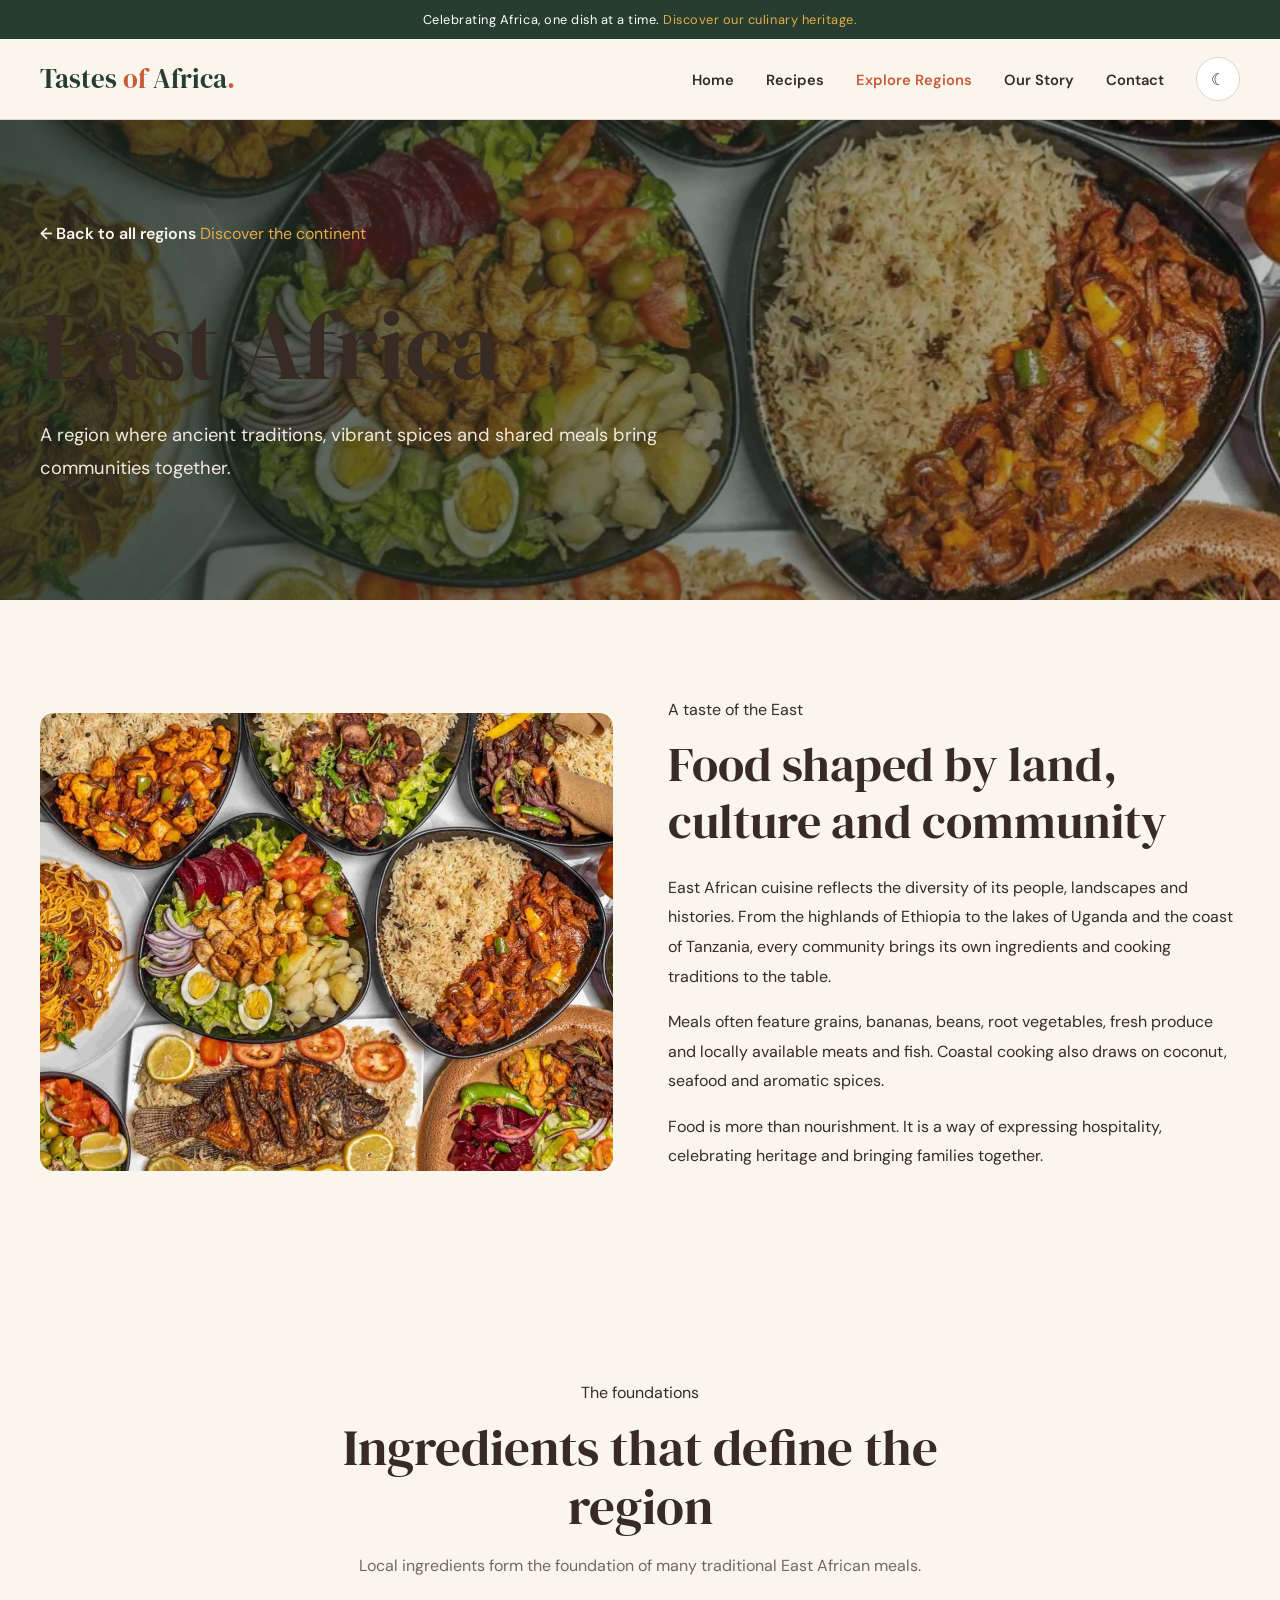
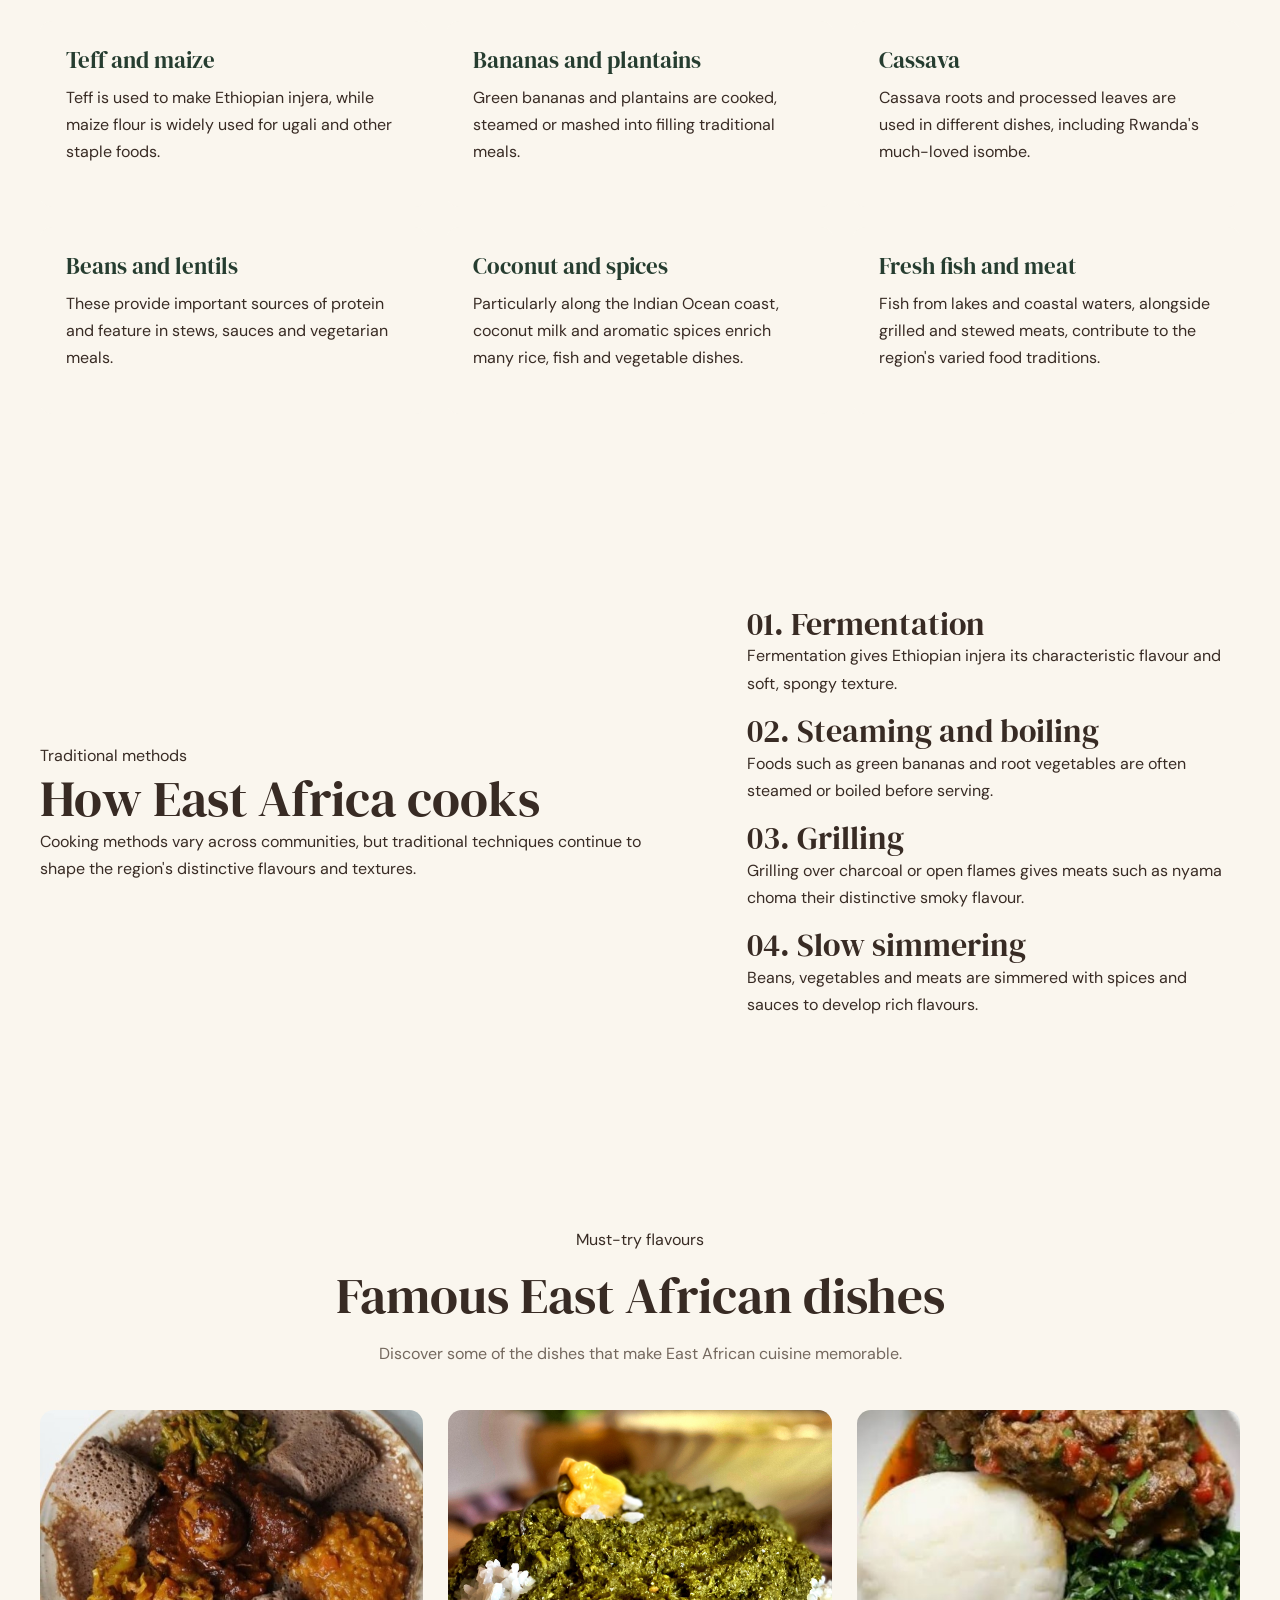
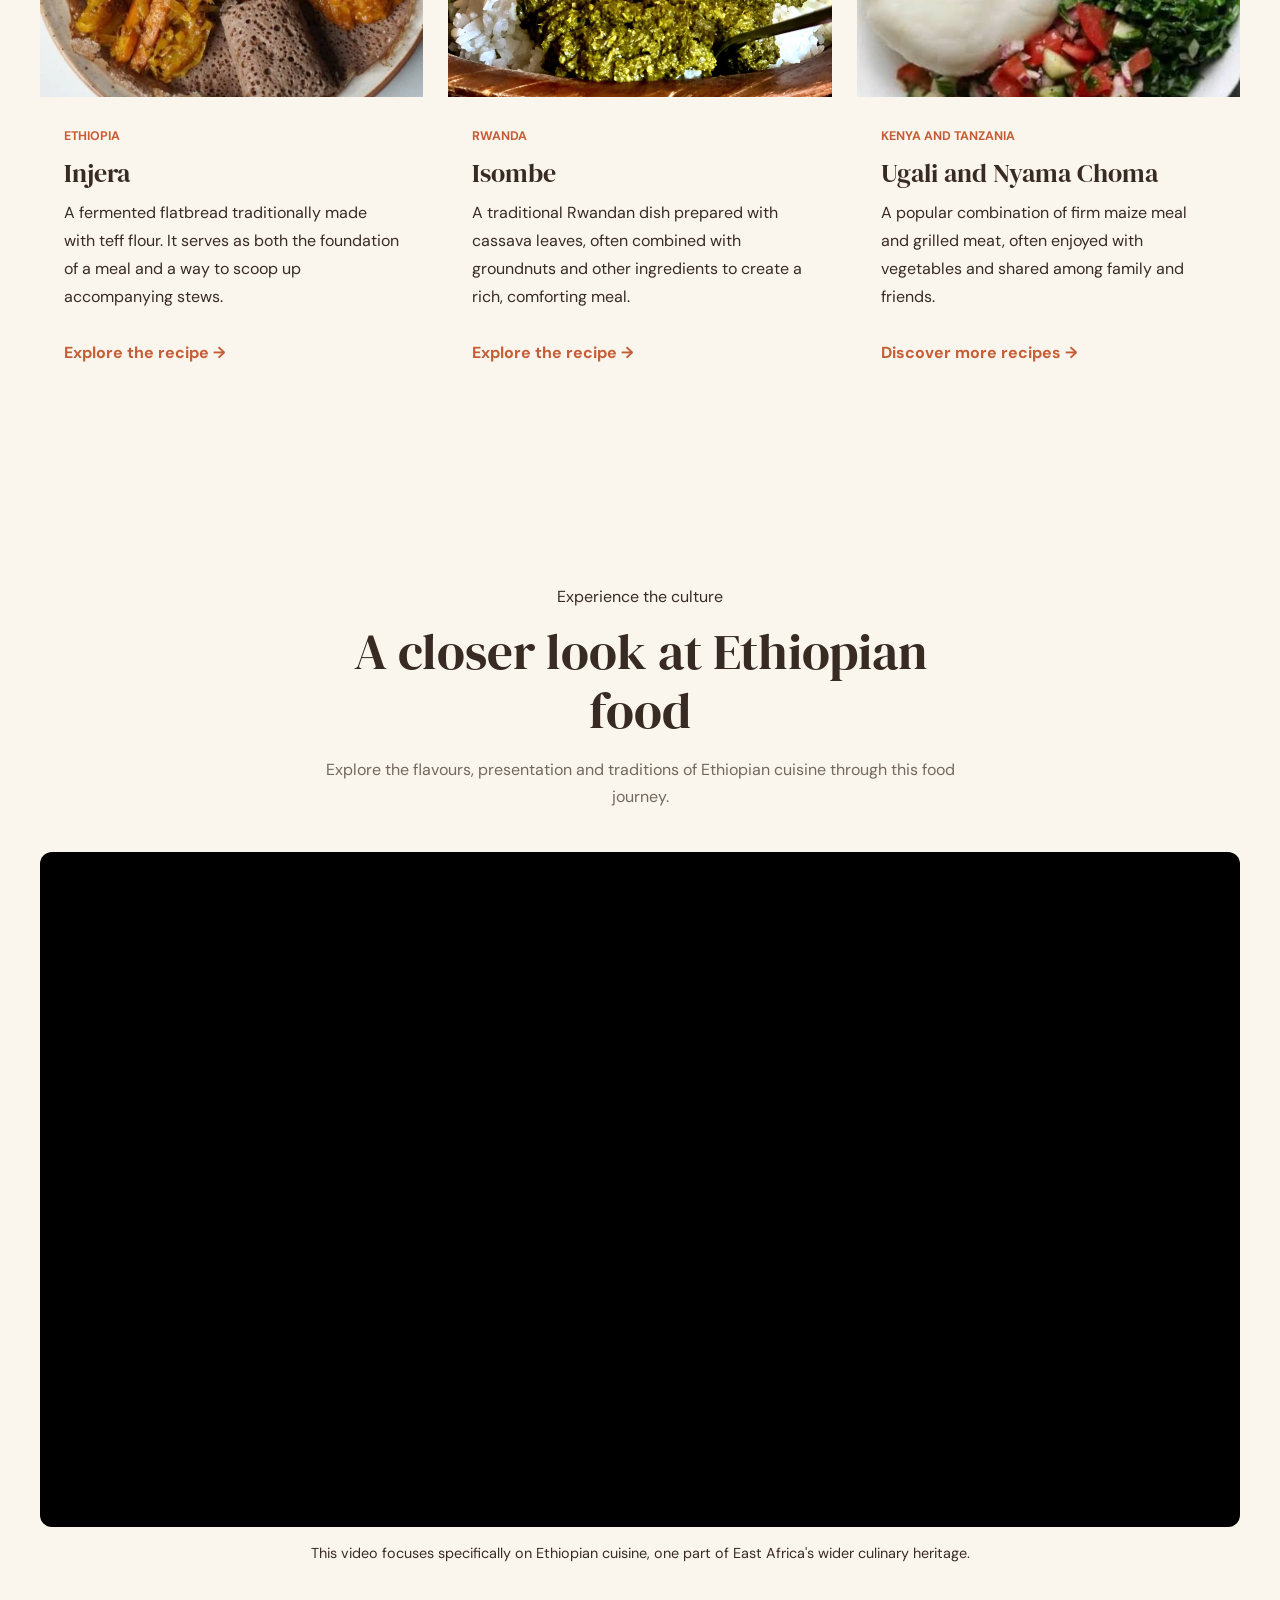
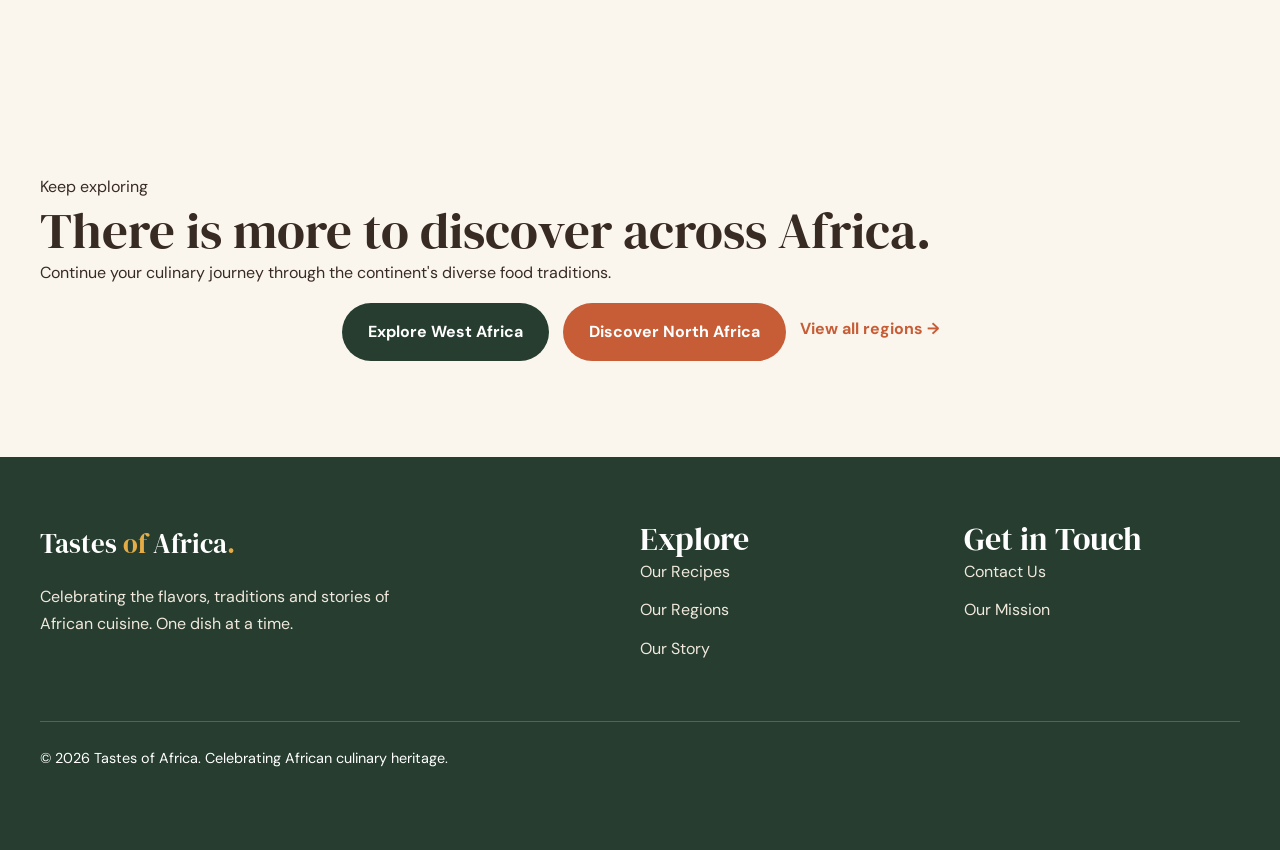
<file: regions/east-africa.html>
﻿
<!DOCTYPE html>
<html lang="en">
<head>
    <meta charset="UTF-8">
    <meta name="viewport" content="width=device-width, initial-scale=1.0">
    <meta name="description" content="Discover the diverse culinary traditions of East Africa, from Ethiopian injera to Rwandan isombe and Kenyan nyama choma.">
    <title>East African Cuisine | Tastes of Africa</title>
    <link rel="stylesheet" href="../css/styles.css">
    <script src="../js/script.js" defer></script>
</head>

<body>

    <a class="skip-link" href="#main-content">Skip to content</a>

    <div class="announcement-bar">
        <p>Celebrating Africa, one dish at a time. <span>Discover our culinary heritage.</span></p>
    </div>

    <header class="site-header">
        <div class="container nav-container">

            <a href="../index.html" class="site-logo" aria-label="Tastes of Africa homepage">
                Tastes <span>of</span> Africa<span class="logo-dot">.</span>
            </a>

            <div class="nav-layout-group" style="display: flex; align-items: center; margin-left: auto; gap: 32px;">

                <nav aria-label="Main navigation">
                    <ul class="nav-links" id="primary-navigation">
                        <li><a href="../index.html">Home</a></li>
                        <li><a href="../recipes.html">Recipes</a></li>
                        <li><a href="../regions.html" aria-current="page">Explore Regions</a></li>
                        <li><a href="../about.html">Our Story</a></li>
                        <li><a href="../contact.html">Contact</a></li>
                    </ul>
                </nav>

                <div class="nav-actions">
                    <button class="theme-toggle" id="theme-toggle"
                        type="button" aria-label="Switch to dark mode"
                        title="Toggle dark mode">
                        ☾
                    </button>

                    <button class="menu-toggle" id="menu-toggle"
                        type="button" aria-label="Open navigation menu"
                        aria-expanded="false"
                        aria-controls="primary-navigation">
                        ☰
                    </button>
                </div>
            </div>
        </div>
    </header>

    <main id="main-content">

        <!-- Regional hero -->
        <section class="region-detail-hero east-africa-hero">
            <div class="container region-detail-heading">
                <a href="../regions.html" class="region-back-link">
                    ← Back to all regions
                </a>

                <span class="eyebrow">Discover the continent</span>
                <h1>East Africa</h1>
                <p>
                    A region where ancient traditions, vibrant spices
                    and shared meals bring communities together.
                </p>
            </div>
        </section>

        <!-- Introduction -->
        <section class="section">
            <div class="container region-introduction">

                <div class="region-intro-image">
                    <img
                        src="../images/regions/east-africa.jpg"
                        alt="Traditional East African food served in a colourful meal setting"
                        loading="lazy">
                </div>

                <div class="region-intro-content">
                    <span class="eyebrow">A taste of the East</span>
                    <h2>Food shaped by land, culture and community</h2>

                    <p>
                        East African cuisine reflects the diversity of its
                        people, landscapes and histories. From the highlands
                        of Ethiopia to the lakes of Uganda and the coast of
                        Tanzania, every community brings its own ingredients
                        and cooking traditions to the table.
                    </p>

                    <p>
                        Meals often feature grains, bananas, beans, root
                        vegetables, fresh produce and locally available
                        meats and fish. Coastal cooking also draws on
                        coconut, seafood and aromatic spices.
                    </p>

                    <p>
                        Food is more than nourishment. It is a way of
                        expressing hospitality, celebrating heritage and
                        bringing families together.
                    </p>
                </div>

            </div>
        </section>

        <!-- Staple ingredients -->
        <section class="section region-staples-section">
            <div class="container">

                <div class="section-heading">
                    <span class="eyebrow">The foundations</span>
                    <h2>Ingredients that define the region</h2>
                    <p>
                        Local ingredients form the foundation of many
                        traditional East African meals.
                    </p>
                </div>

                <div class="region-staples-grid">

                    <article class="region-staple-card">
                        <h3>Teff and maize</h3>
                        <p>
                            Teff is used to make Ethiopian injera, while
                            maize flour is widely used for ugali and other
                            staple foods.
                        </p>
                    </article>

                    <article class="region-staple-card">
                        <h3>Bananas and plantains</h3>
                        <p>
                            Green bananas and plantains are cooked,
                            steamed or mashed into filling traditional meals.
                        </p>
                    </article>

                    <article class="region-staple-card">
                        <h3>Cassava</h3>
                        <p>
                            Cassava roots and processed leaves are used
                            in different dishes, including Rwanda's
                            much-loved isombe.
                        </p>
                    </article>

                    <article class="region-staple-card">
                        <h3>Beans and lentils</h3>
                        <p>
                            These provide important sources of protein
                            and feature in stews, sauces and vegetarian meals.
                        </p>
                    </article>

                    <article class="region-staple-card">
                        <h3>Coconut and spices</h3>
                        <p>
                            Particularly along the Indian Ocean coast,
                            coconut milk and aromatic spices enrich many
                            rice, fish and vegetable dishes.
                        </p>
                    </article>

                    <article class="region-staple-card">
                        <h3>Fresh fish and meat</h3>
                        <p>
                            Fish from lakes and coastal waters, alongside
                            grilled and stewed meats, contribute to the
                            region's varied food traditions.
                        </p>
                    </article>

                </div>
            </div>
        </section>

        <!-- Cooking techniques -->
        <section class="section">
            <div class="container region-techniques">

                <div>
                    <span class="eyebrow">Traditional methods</span>
                    <h2>How East Africa cooks</h2>
                    <p>
                        Cooking methods vary across communities, but
                        traditional techniques continue to shape the
                        region's distinctive flavours and textures.
                    </p>
                </div>

                <div class="region-techniques-list">

                    <article>
                        <h3>01. Fermentation</h3>
                        <p>
                            Fermentation gives Ethiopian injera its
                            characteristic flavour and soft, spongy texture.
                        </p>
                    </article>

                    <article>
                        <h3>02. Steaming and boiling</h3>
                        <p>
                            Foods such as green bananas and root vegetables
                            are often steamed or boiled before serving.
                        </p>
                    </article>

                    <article>
                        <h3>03. Grilling</h3>
                        <p>
                            Grilling over charcoal or open flames gives
                            meats such as nyama choma their distinctive
                            smoky flavour.
                        </p>
                    </article>

                    <article>
                        <h3>04. Slow simmering</h3>
                        <p>
                            Beans, vegetables and meats are simmered with
                            spices and sauces to develop rich flavours.
                        </p>
                    </article>

                </div>
            </div>
        </section>

        <!-- Famous dishes -->
        <section class="section region-dishes-section">
            <div class="container">

                <div class="section-heading">
                    <span class="eyebrow">Must-try flavours</span>
                    <h2>Famous East African dishes</h2>
                    <p>
                        Discover some of the dishes that make East African
                        cuisine memorable.
                    </p>
                </div>

                <div class="region-dishes-grid">

                    <article class="region-dish-card">
                        <img
                            src="../images/dishes/injera.jpg"
                            alt="Ethiopian injera served with colourful vegetable and lentil stews"
                            loading="lazy">

                        <div class="region-dish-content">
                            <span class="eyebrow">Ethiopia</span>
                            <h3>Injera</h3>
                            <p>
                                A fermented flatbread traditionally made
                                with teff flour. It serves as both the
                                foundation of a meal and a way to scoop
                                up accompanying stews.
                            </p>
                            <a href="../recipes/injera.html" class="text-link">
                                Explore the recipe →
                            </a>
                        </div>
                    </article>

                    <article class="region-dish-card">
                        <img
                            src="../images/dishes/isombe.jpg"
                            alt="Rwandan isombe, a traditional cassava leaf dish"
                            loading="lazy">

                        <div class="region-dish-content">
                            <span class="eyebrow">Rwanda</span>
                            <h3>Isombe</h3>
                            <p>
                                A traditional Rwandan dish prepared with
                                cassava leaves, often combined with
                                groundnuts and other ingredients to create
                                a rich, comforting meal.
                            </p>
                            <a href="../recipes/isombe.html" class="text-link">
                                Explore the recipe →
                            </a>
                        </div>
                    </article>

                    <article class="region-dish-card">
                        <img
                            src="../images/regions/ugali.jpg"
                            alt="Traditional African food being prepared"
                            loading="lazy">

                        <div class="region-dish-content">
                            <span class="eyebrow">Kenya and Tanzania</span>
                            <h3>Ugali and Nyama Choma</h3>
                            <p>
                                A popular combination of firm maize meal
                                and grilled meat, often enjoyed with
                                vegetables and shared among family
                                and friends.
                            </p>
                            <a href="../recipes.html" class="text-link">
                                Discover more recipes →
                            </a>
                        </div>
                    </article>

                </div>
            </div>
        </section>

        <!-- Food culture video -->
        <section class="section region-video-section">
            <div class="container">

                <div class="section-heading">
                    <span class="eyebrow">Experience the culture</span>
                    <h2>A closer look at Ethiopian food</h2>
                    <p>
                        Explore the flavours, presentation and traditions
                        of Ethiopian cuisine through this food journey.
                    </p>
                </div>

                <div class="video-wrapper">
                    <iframe
                        src="https://www.youtube-nocookie.com/embed/6DAtitvtmWw"
                        title="What Is Traditional Ethiopian Food Like?"
                        loading="lazy"
                        allow="accelerometer; autoplay; clipboard-write; encrypted-media; gyroscope; picture-in-picture; web-share"
                        referrerpolicy="strict-origin-when-cross-origin"
                        allowfullscreen>
                    </iframe>
                </div>

                <p class="region-video-note">
                    This video focuses specifically on Ethiopian cuisine,
                    one part of East Africa's wider culinary heritage.
                </p>

            </div>
        </section>

        <!-- Explore more -->
        <section class="section region-explore-more">
            <div class="container">
                <span class="eyebrow">Keep exploring</span>
                <h2>There is more to discover across Africa.</h2>
                <p>
                    Continue your culinary journey through the continent's
                    diverse food traditions.
                </p>

                <div class="region-action-links">
                    <a href="west-africa.html" class="button button-primary">
                        Explore West Africa
                    </a>

                    <a href="north-africa.html" class="button button-secondary">
                        Discover North Africa
                    </a>

                    <a href="../regions.html" class="text-link">
                        View all regions →
                    </a>
                </div>
            </div>
        </section>

    </main>

    <!-- Footer -->
    <footer class="site-footer">
        <div class="container">
            <div class="footer-content">
                <div class="footer-brand">
                    <a href="../index.html" class="site-logo">
                        Tastes <span>of</span> Africa<span class="logo-dot">.</span>
                    </a>

                    <p>
                        Celebrating the flavors, traditions
                        and stories of African cuisine.
                        One dish at a time.
                    </p>
                </div>

                <div>
                    <h3>Explore</h3>

                    <ul class="footer-links">
                        <li><a href="../recipes.html">Our Recipes</a></li>
                        <li><a href="../regions.html">Our Regions</a></li>
                        <li><a href="../about.html">Our Story</a></li>
                    </ul>
                </div>

                <div>
                    <h3>Get in Touch</h3>

                    <ul class="footer-links">
                        <li><a href="../contact.html">Contact Us</a></li>
                        <li><a href="../about.html">Our Mission</a></li>
                    </ul>
                </div>
            </div>

            <div class="footer-bottom">
                <p>
                    © <span id="current-year">2026</span>
                    Tastes of Africa. Celebrating African culinary heritage.
                </p>
            </div>
        </div>
    </footer>

</body>
</html>
</file>
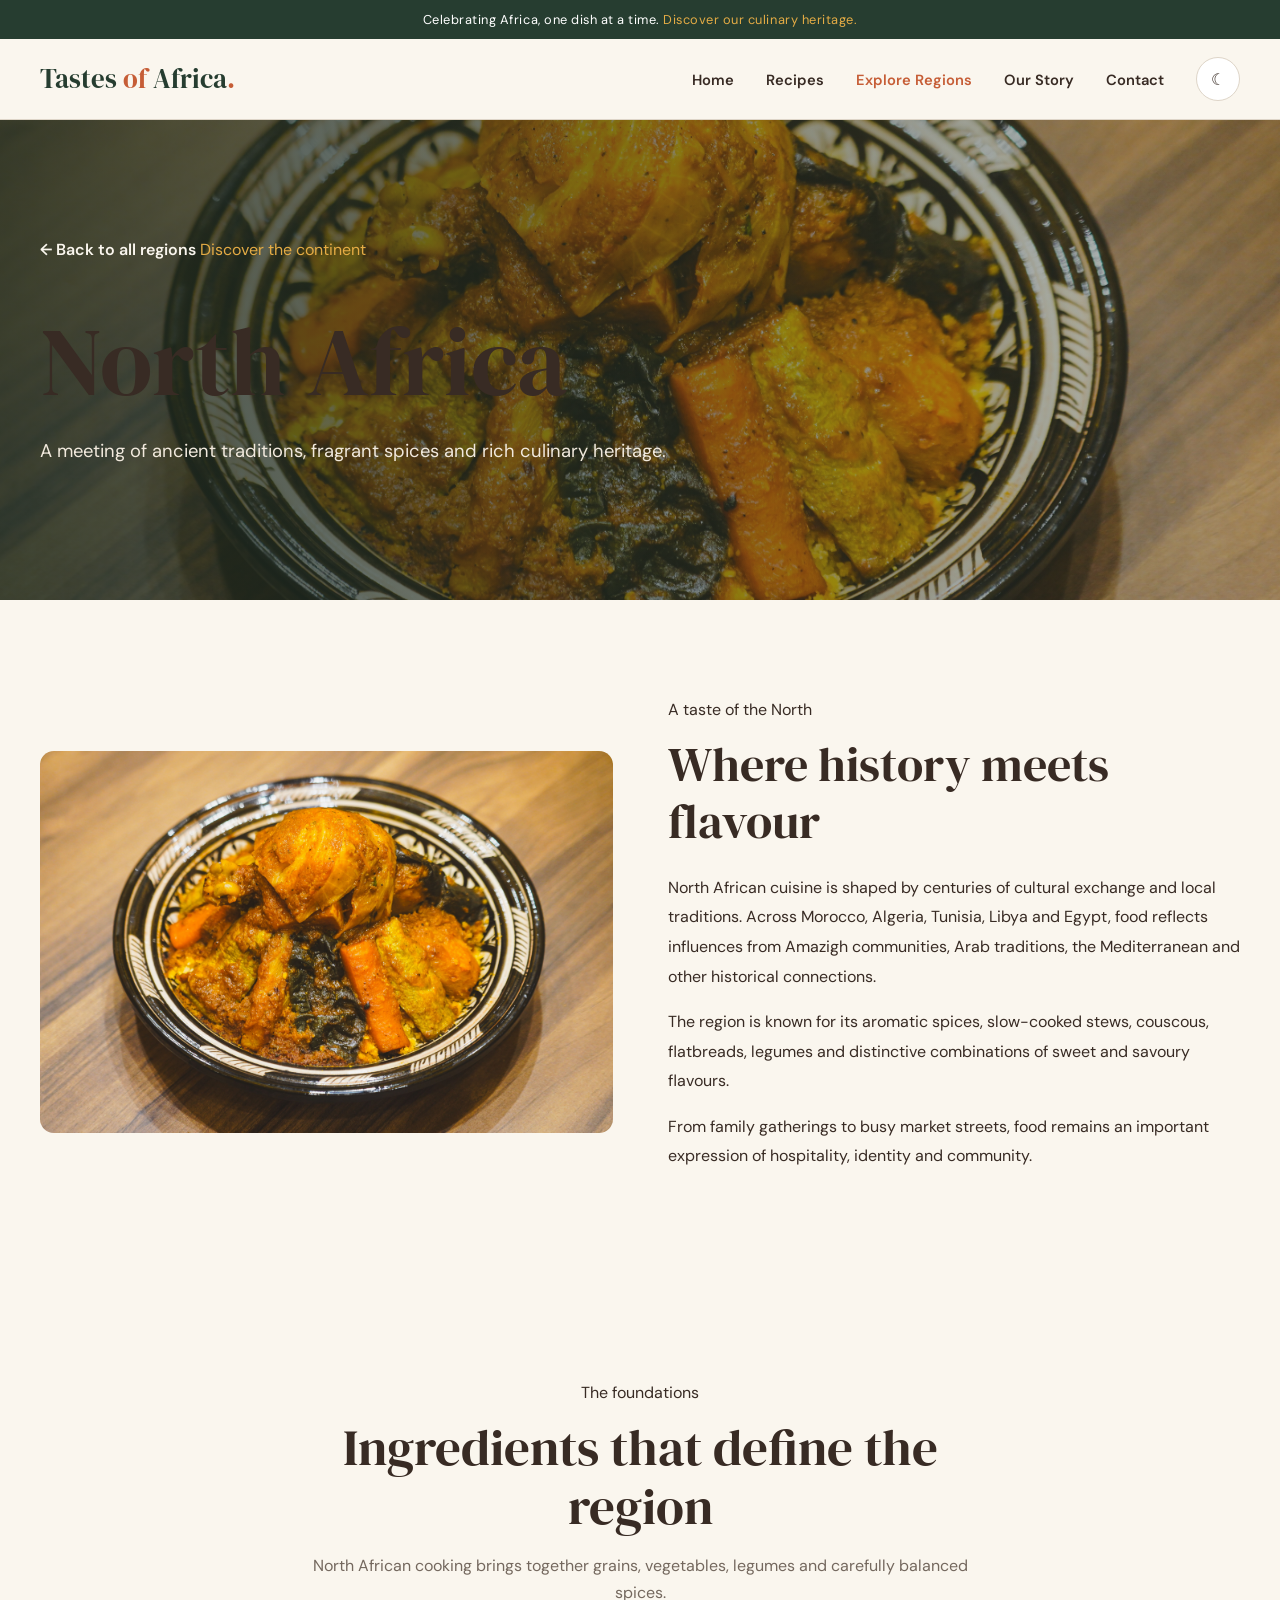
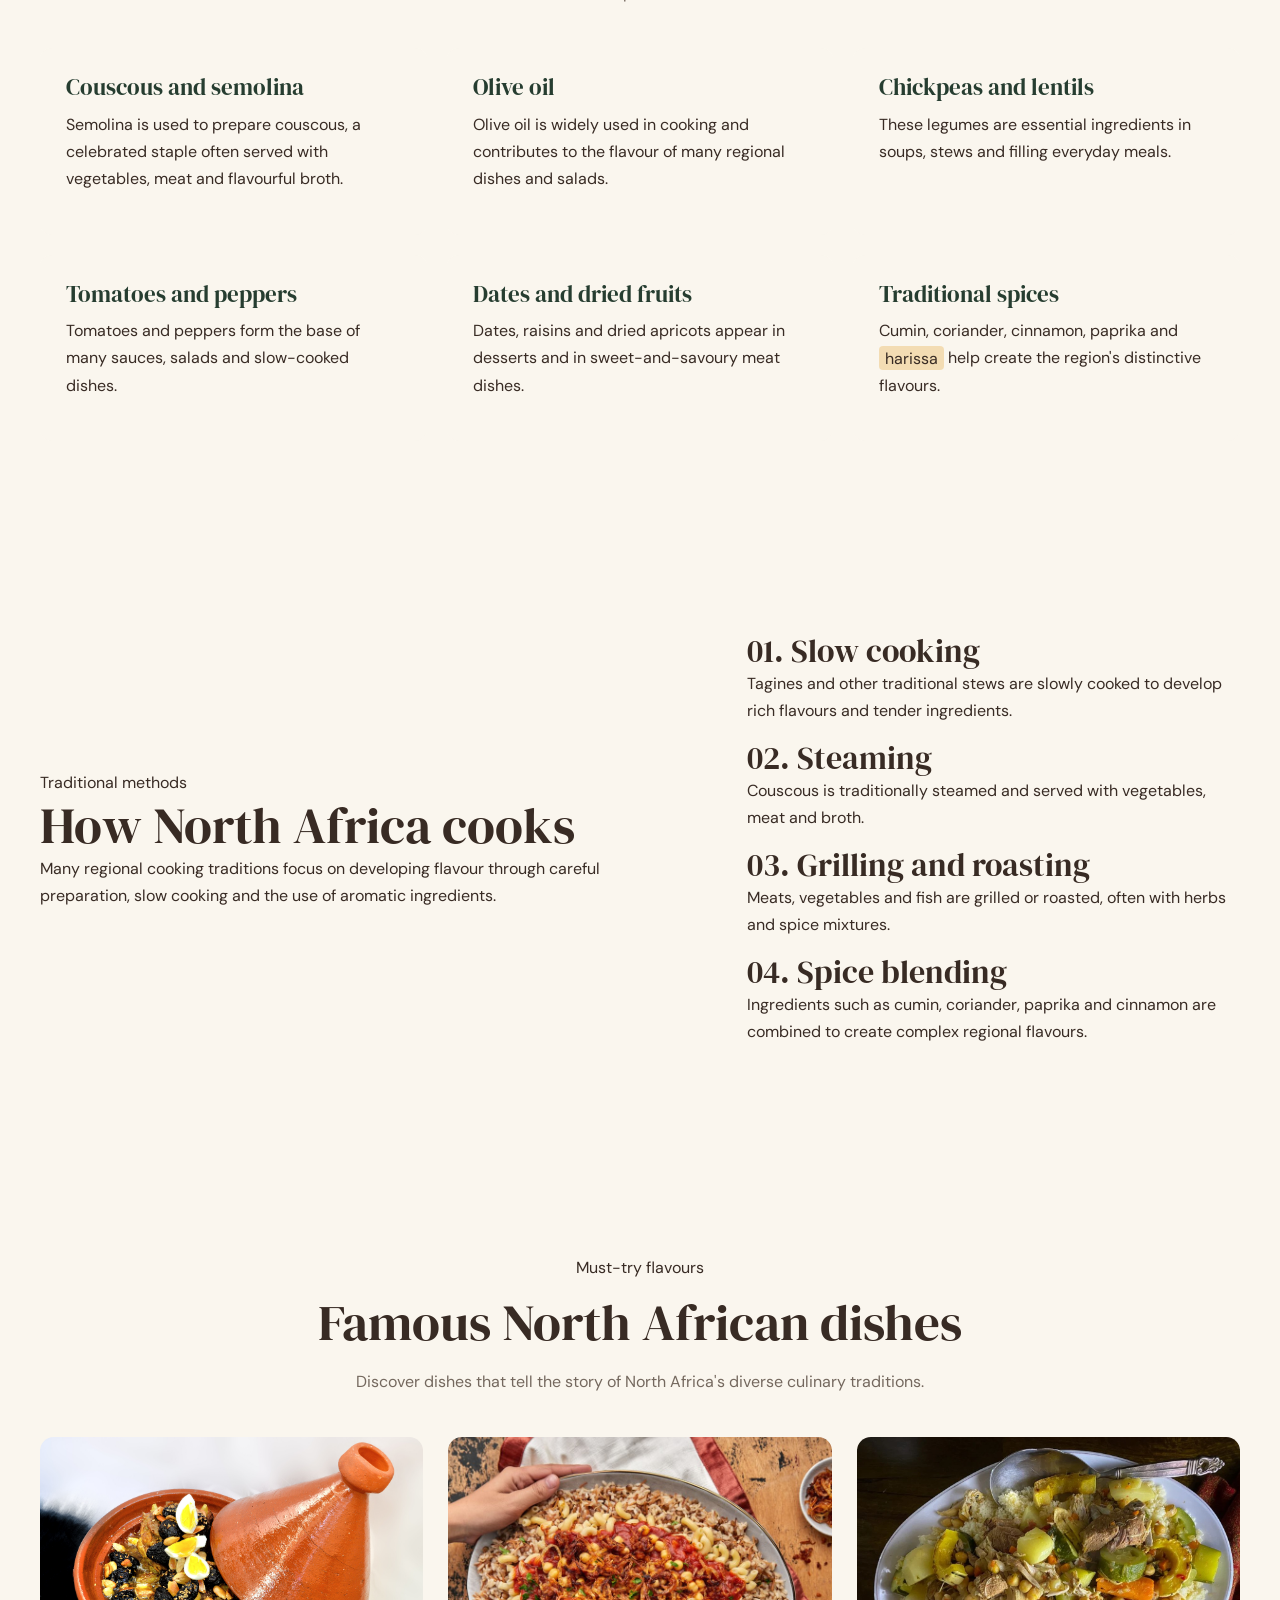
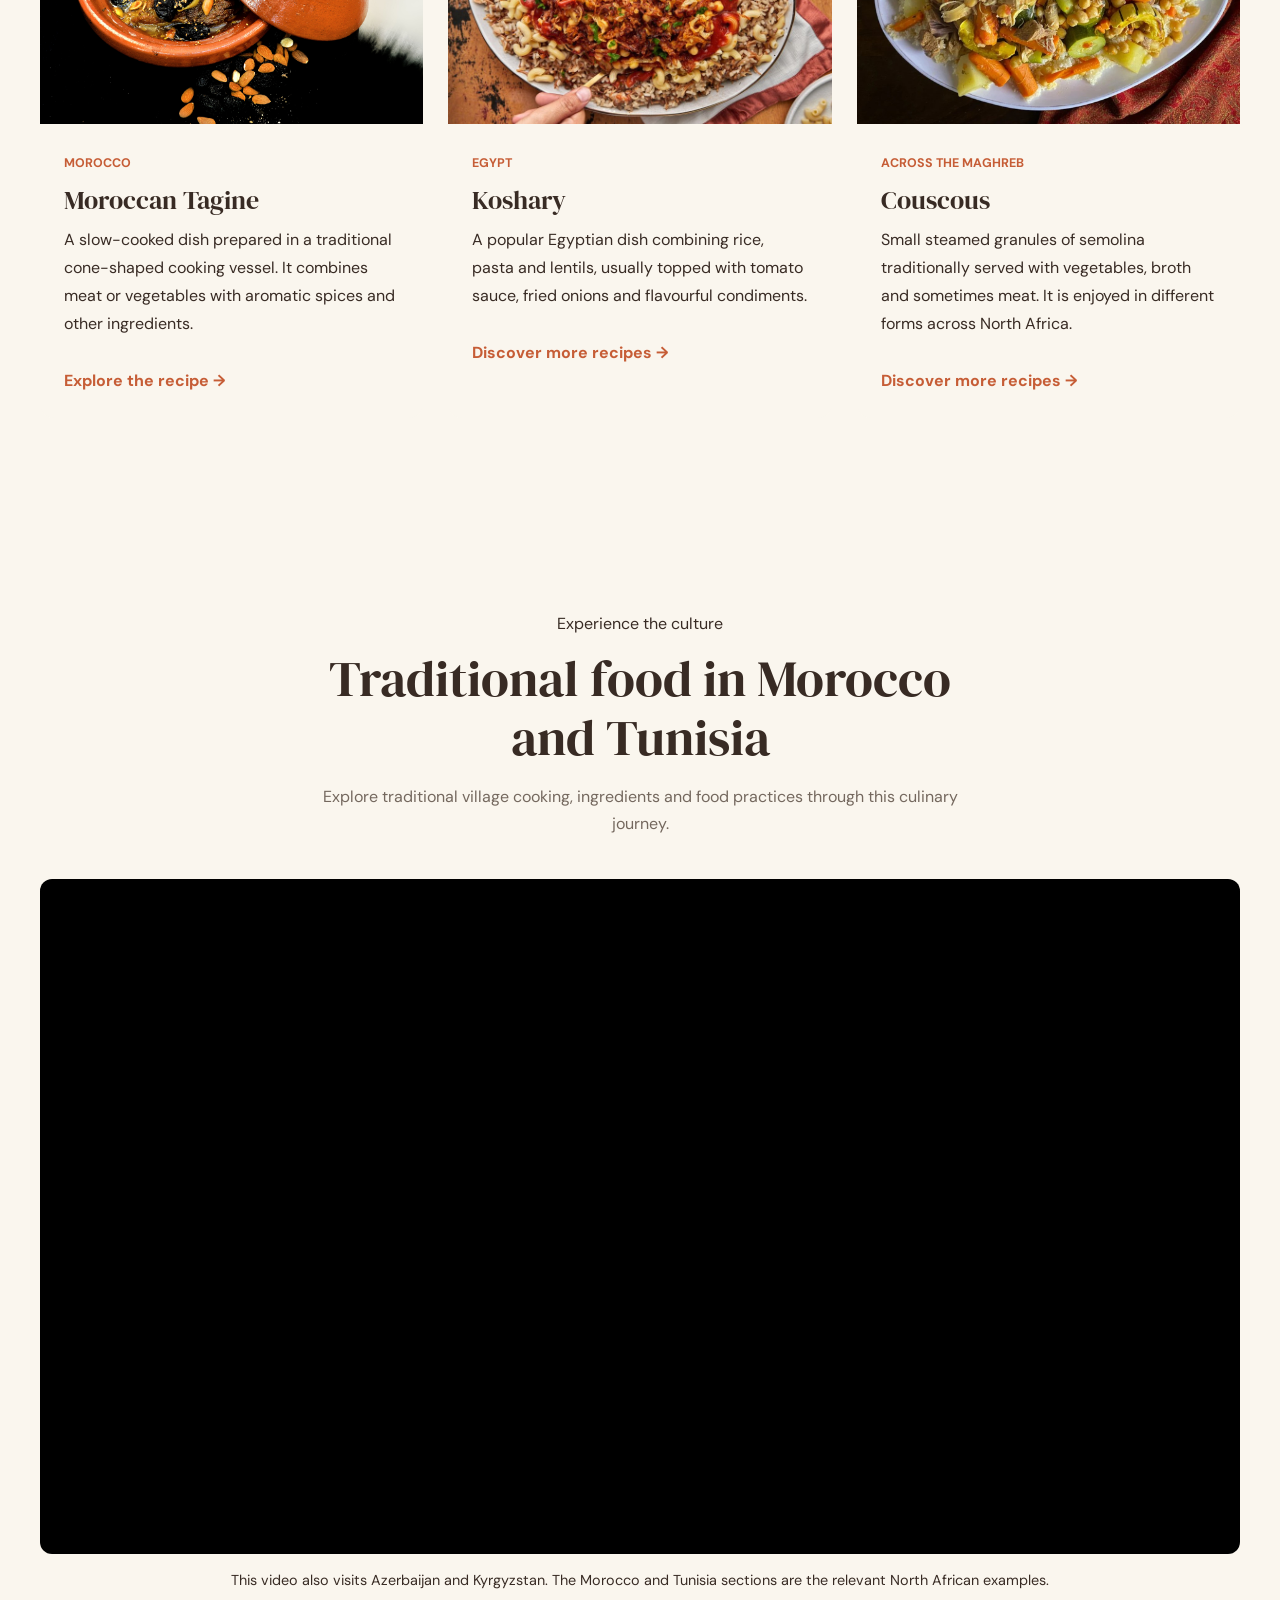
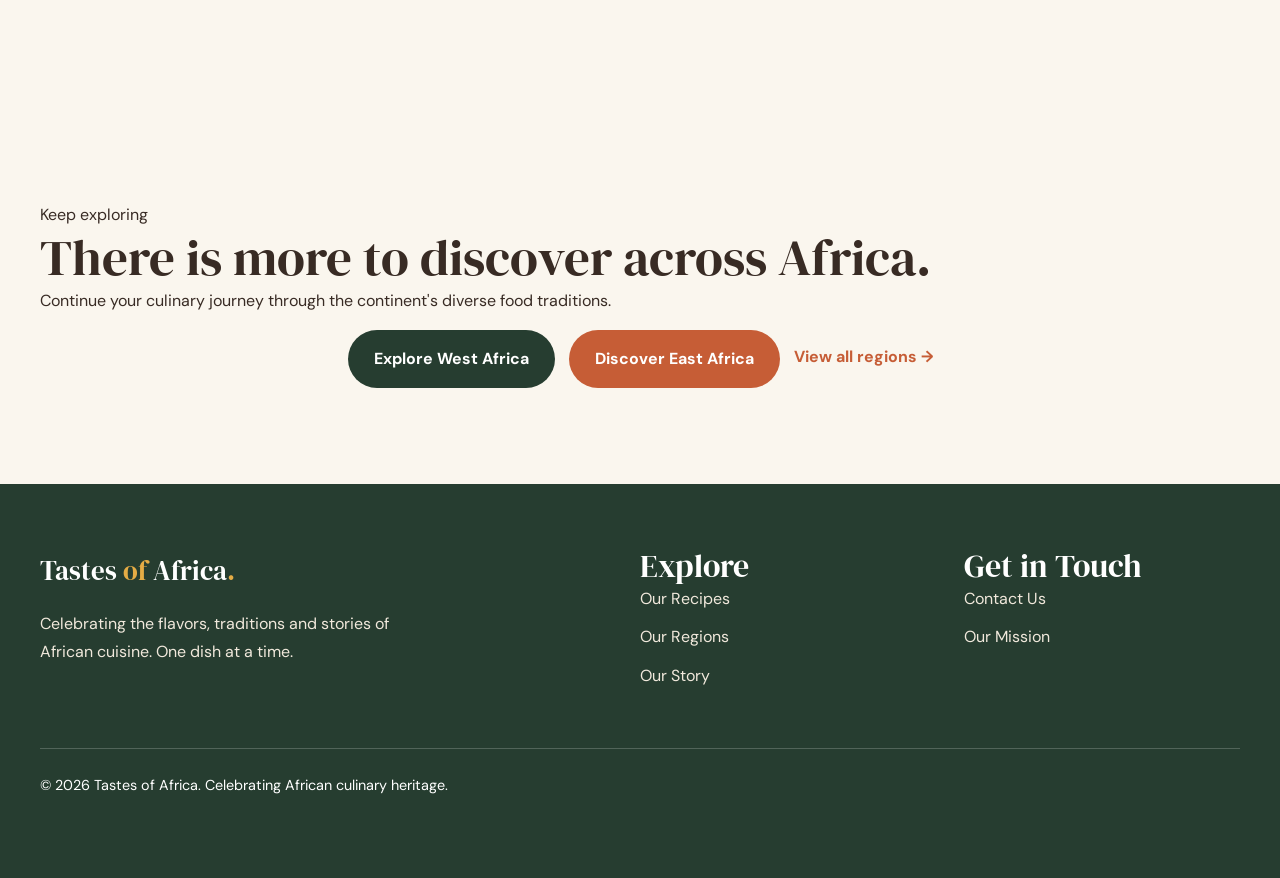
<file: regions/north-africa.html>
﻿
<!DOCTYPE html>

<html lang="en">

<head>
    <meta charset="UTF-8">
    <meta name="viewport" content="width=device-width, initial-scale=1.0">
    <meta name="description" content="Explore North African cuisine, from Moroccan tagines and couscous to Egyptian koshary and Tunisian spices.">
    <title>North African Cuisine | Tastes of Africa</title>
    <link rel="stylesheet" href="../css/styles.css">
    <script src="../js/script.js" defer></script>
</head>

<body>

    <a class="skip-link" href="#main-content">Skip to content</a>

    <div class="announcement-bar">
        <p>Celebrating Africa, one dish at a time. <span>Discover our culinary heritage.</span></p>
    </div>

    <header class="site-header">
        <div class="container nav-container">

            <a href="../index.html" class="site-logo" aria-label="Tastes of Africa homepage">
                Tastes <span>of</span> Africa<span class="logo-dot">.</span>
            </a>

            <div class="nav-layout-group" style="display: flex; align-items: center; margin-left: auto; gap: 32px;">

                <nav aria-label="Main navigation">
                    <ul class="nav-links" id="primary-navigation">
                        <li><a href="../index.html">Home</a></li>
                        <li><a href="../recipes.html">Recipes</a></li>
                        <li><a href="../regions.html" aria-current="page">Explore Regions</a></li>
                        <li><a href="../about.html">Our Story</a></li>
                        <li><a href="../contact.html">Contact</a></li>
                    </ul>
                </nav>

                <div class="nav-actions">
                    <button class="theme-toggle" id="theme-toggle"
                        type="button" aria-label="Switch to dark mode"
                        title="Toggle dark mode">
                        ☾
                    </button>

                    <button class="menu-toggle" id="menu-toggle"
                        type="button" aria-label="Open navigation menu"
                        aria-expanded="false"
                        aria-controls="primary-navigation">
                        ☰
                    </button>
                </div>
            </div>
        </div>
    </header>

    <main id="main-content">

        <!-- Regional hero -->
        <section class="region-detail-hero north-africa-hero">
            <div class="container region-detail-heading">
                <a href="../regions.html" class="region-back-link">
                    ← Back to all regions
                </a>

                <span class="eyebrow">Discover the continent</span>
                <h1>North Africa</h1>
                <p>
                    A meeting of ancient traditions, fragrant spices
                    and rich culinary heritage.
                </p>
            </div>
        </section>

        <!-- Introduction -->
        <section class="section">
            <div class="container region-introduction">

                <div class="region-intro-image">
                    <img
                        src="../images/regions/north-africa.jpg"
                        alt="North African food and culinary traditions"
                        loading="lazy">
                </div>

                <div class="region-intro-content">
                    <span class="eyebrow">A taste of the North</span>
                    <h2>Where history meets flavour</h2>

                    <p>
                        North African cuisine is shaped by centuries of
                        cultural exchange and local traditions. Across
                        Morocco, Algeria, Tunisia, Libya and Egypt, food
                        reflects influences from Amazigh communities,
                        Arab traditions, the Mediterranean and other
                        historical connections.
                    </p>

                    <p>
                        The region is known for its aromatic spices,
                        slow-cooked stews, couscous, flatbreads, legumes
                        and distinctive combinations of sweet and
                        savoury flavours.
                    </p>

                    <p>
                        From family gatherings to busy market streets,
                        food remains an important expression of
                        hospitality, identity and community.
                    </p>
                </div>

            </div>
        </section>

        <!-- Staple ingredients -->
        <section class="section region-staples-section">
            <div class="container">

                <div class="section-heading">
                    <span class="eyebrow">The foundations</span>
                    <h2>Ingredients that define the region</h2>
                    <p>
                        North African cooking brings together grains,
                        vegetables, legumes and carefully balanced spices.
                    </p>
                </div>

                <div class="region-staples-grid">

                    <article class="region-staple-card">
                        <h3>Couscous and semolina</h3>
                        <p>
                            Semolina is used to prepare couscous, a
                            celebrated staple often served with vegetables,
                            meat and flavourful broth.
                        </p>
                    </article>

                    <article class="region-staple-card">
                        <h3>Olive oil</h3>
                        <p>
                            Olive oil is widely used in cooking and
                            contributes to the flavour of many regional
                            dishes and salads.
                        </p>
                    </article>

                    <article class="region-staple-card">
                        <h3>Chickpeas and lentils</h3>
                        <p>
                            These legumes are essential ingredients in
                            soups, stews and filling everyday meals.
                        </p>
                    </article>

                    <article class="region-staple-card">
                        <h3>Tomatoes and peppers</h3>
                        <p>
                            Tomatoes and peppers form the base of many
                            sauces, salads and slow-cooked dishes.
                        </p>
                    </article>

                    <article class="region-staple-card">
                        <h3>Dates and dried fruits</h3>
                        <p>
                            Dates, raisins and dried apricots appear in
                            desserts and in sweet-and-savoury meat dishes.
                        </p>
                    </article>

                    <article class="region-staple-card">
                        <h3>Traditional spices</h3>
                        <p>
                            Cumin, coriander, cinnamon, paprika and
                            <mark>harissa</mark> help create the region's
                            distinctive flavours.
                        </p>
                    </article>

                </div>
            </div>
        </section>

        <!-- Cooking techniques -->
        <section class="section">
            <div class="container region-techniques">

                <div>
                    <span class="eyebrow">Traditional methods</span>
                    <h2>How North Africa cooks</h2>
                    <p>
                        Many regional cooking traditions focus on
                        developing flavour through careful preparation,
                        slow cooking and the use of aromatic ingredients.
                    </p>
                </div>

                <div class="region-techniques-list">

                    <article>
                        <h3>01. Slow cooking</h3>
                        <p>
                            Tagines and other traditional stews are
                            slowly cooked to develop rich flavours and
                            tender ingredients.
                        </p>
                    </article>

                    <article>
                        <h3>02. Steaming</h3>
                        <p>
                            Couscous is traditionally steamed and served
                            with vegetables, meat and broth.
                        </p>
                    </article>

                    <article>
                        <h3>03. Grilling and roasting</h3>
                        <p>
                            Meats, vegetables and fish are grilled or
                            roasted, often with herbs and spice mixtures.
                        </p>
                    </article>

                    <article>
                        <h3>04. Spice blending</h3>
                        <p>
                            Ingredients such as cumin, coriander,
                            paprika and cinnamon are combined to create
                            complex regional flavours.
                        </p>
                    </article>

                </div>
            </div>
        </section>

        <!-- Famous dishes -->
        <section class="section region-dishes-section">
            <div class="container">

                <div class="section-heading">
                    <span class="eyebrow">Must-try flavours</span>
                    <h2>Famous North African dishes</h2>
                    <p>
                        Discover dishes that tell the story of North
                        Africa's diverse culinary traditions.
                    </p>
                </div>

                <div class="region-dishes-grid">

                    <article class="region-dish-card">
                        <img
                            src="../images/dishes/moroccan-tagine.jpg"
                            alt="Moroccan chicken tagine with vegetables and spices"
                            loading="lazy">

                        <div class="region-dish-content">
                            <span class="eyebrow">Morocco</span>
                            <h3>Moroccan Tagine</h3>
                            <p>
                                A slow-cooked dish prepared in a
                                traditional cone-shaped cooking vessel.
                                It combines meat or vegetables with
                                aromatic spices and other ingredients.
                            </p>
                            <a href="../recipes/tagine.html" class="text-link">
                                Explore the recipe →
                            </a>
                        </div>
                    </article>

                    <article class="region-dish-card">
                        <img
                            src="../images/regions/koshari.jpg"
                            alt="Traditional food being prepared in an African kitchen"
                            loading="lazy">

                        <div class="region-dish-content">
                            <span class="eyebrow">Egypt</span>
                            <h3>Koshary</h3>
                            <p>
                                A popular Egyptian dish combining rice,
                                pasta and lentils, usually topped with
                                tomato sauce, fried onions and
                                flavourful condiments.
                            </p>
                            <a href="../recipes.html" class="text-link">
                                Discover more recipes →
                            </a>
                        </div>
                    </article>

                    <article class="region-dish-card">
                        <img
                            src="../images/regions/couscous.jpg"
                            alt="Traditional African food market and ingredients"
                            loading="lazy">

                        <div class="region-dish-content">
                            <span class="eyebrow">Across the Maghreb</span>
                            <h3>Couscous</h3>
                            <p>
                                Small steamed granules of semolina
                                traditionally served with vegetables,
                                broth and sometimes meat. It is enjoyed
                                in different forms across North Africa.
                            </p>
                            <a href="../recipes.html" class="text-link">
                                Discover more recipes →
                            </a>
                        </div>
                    </article>

                </div>
            </div>
        </section>

        <!-- Food culture video -->
        <section class="section region-video-section">
            <div class="container">

                <div class="section-heading">
                    <span class="eyebrow">Experience the culture</span>
                    <h2>Traditional food in Morocco and Tunisia</h2>
                    <p>
                        Explore traditional village cooking, ingredients
                        and food practices through this culinary journey.
                    </p>
                </div>

                <div class="video-wrapper">
                    <iframe
                        src="https://www.youtube-nocookie.com/embed/JqKVf8JTTvQ"
                        title="Traditional village food in Morocco and Tunisia"
                        loading="lazy"
                        allow="accelerometer; autoplay; clipboard-write; encrypted-media; gyroscope; picture-in-picture; web-share"
                        referrerpolicy="strict-origin-when-cross-origin"
                        allowfullscreen>
                    </iframe>
                </div>

                <p class="region-video-note">
                    This video also visits Azerbaijan and Kyrgyzstan.
                    The Morocco and Tunisia sections are the relevant
                    North African examples.
                </p>

            </div>
        </section>

        <!-- Explore more -->
        <section class="section region-explore-more">
            <div class="container">
                <span class="eyebrow">Keep exploring</span>
                <h2>There is more to discover across Africa.</h2>
                <p>
                    Continue your culinary journey through the continent's
                    diverse food traditions.
                </p>

                <div class="region-action-links">
                    <a href="west-africa.html" class="button button-primary">
                        Explore West Africa
                    </a>

                    <a href="east-africa.html" class="button button-secondary">
                        Discover East Africa
                    </a>

                    <a href="../regions.html" class="text-link">
                        View all regions →
                    </a>
                </div>
            </div>
        </section>

    </main>

    <!-- Footer -->
    <footer class="site-footer">
        <div class="container">
            <div class="footer-content">
                <div class="footer-brand">
                    <a href="../index.html" class="site-logo">
                        Tastes <span>of</span> Africa<span class="logo-dot">.</span>
                    </a>

                    <p>
                        Celebrating the flavors, traditions
                        and stories of African cuisine.
                        One dish at a time.
                    </p>
                </div>

                <div>
                    <h3>Explore</h3>

                    <ul class="footer-links">
                        <li><a href="../recipes.html">Our Recipes</a></li>
                        <li><a href="../regions.html">Our Regions</a></li>
                        <li><a href="../about.html">Our Story</a></li>
                    </ul>
                </div>

                <div>
                    <h3>Get in Touch</h3>

                    <ul class="footer-links">
                        <li><a href="../contact.html">Contact Us</a></li>
                        <li><a href="../about.html">Our Mission</a></li>
                    </ul>
                </div>
            </div>

            <div class="footer-bottom">
                <p>
                    © <span id="current-year">2026</span>
                    Tastes of Africa. Celebrating African culinary heritage.
                </p>
            </div>
        </div>
    </footer>

</body>
</html>
</file>
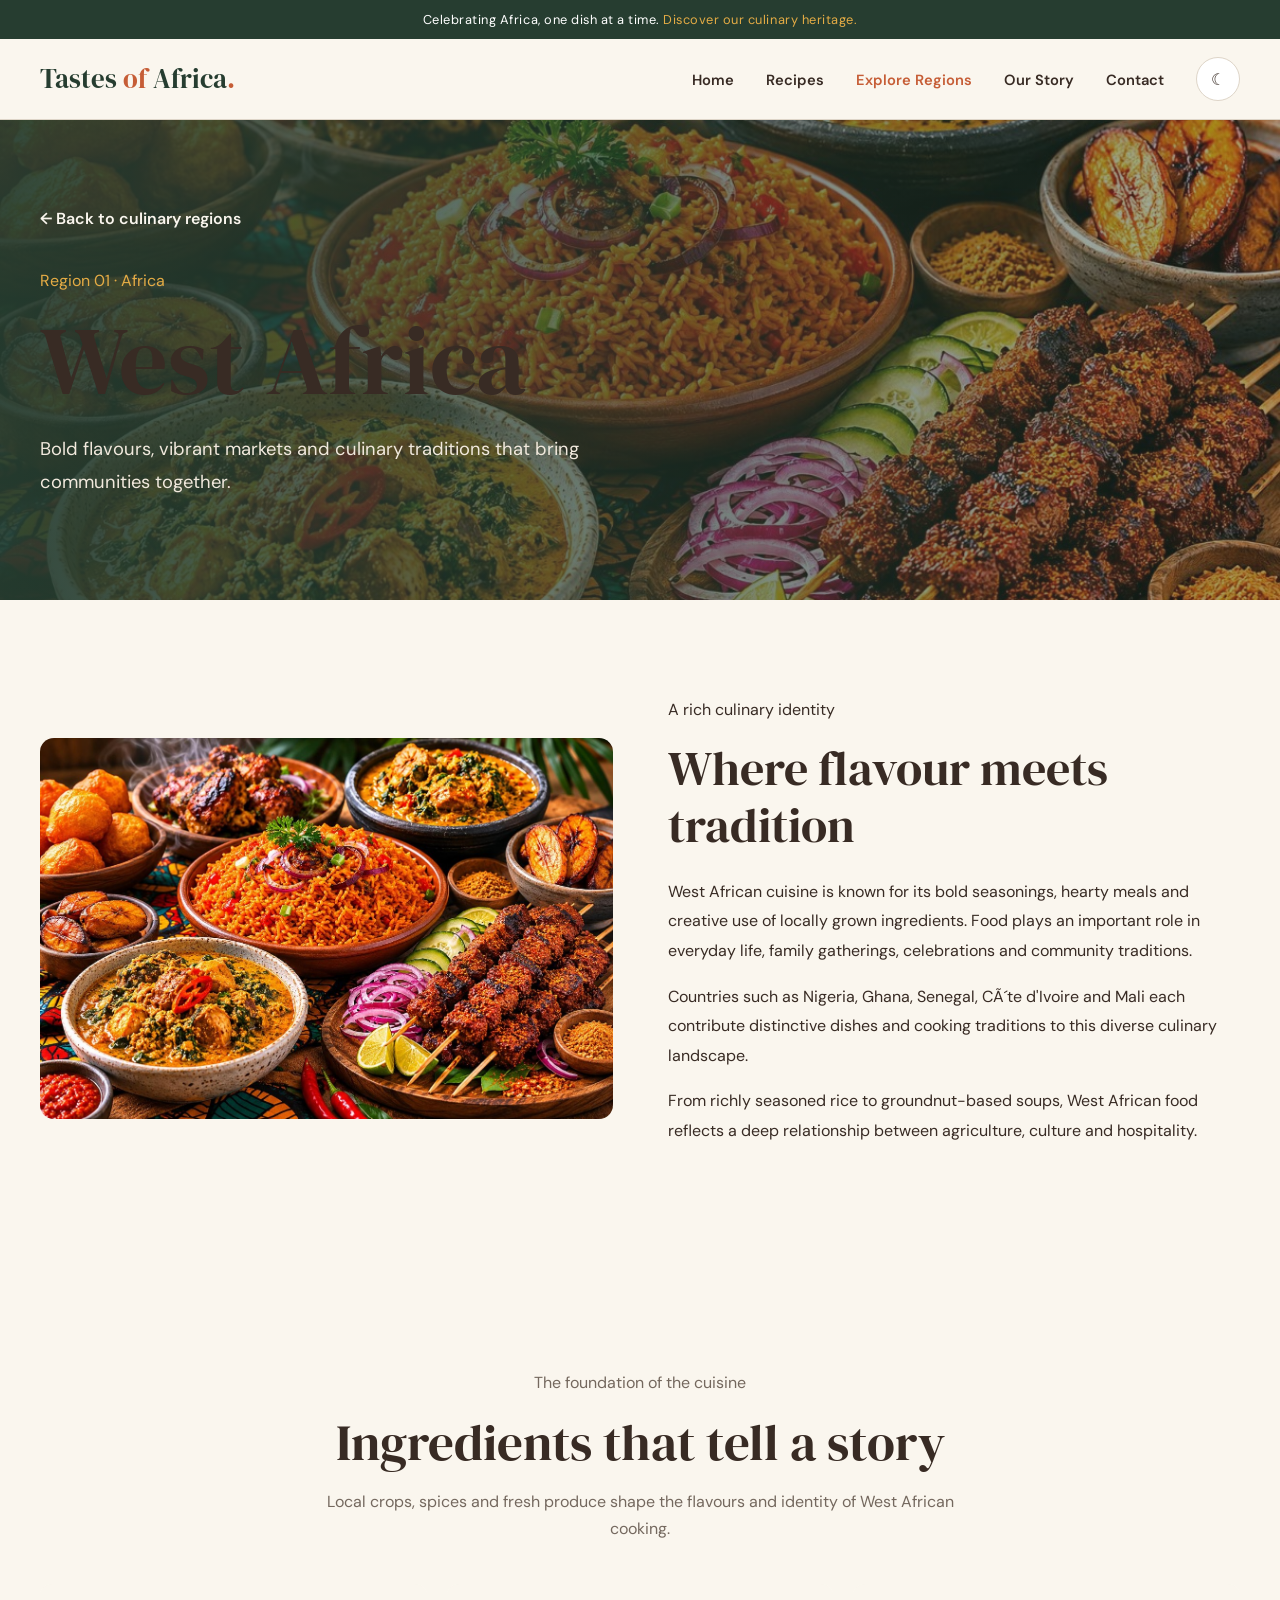
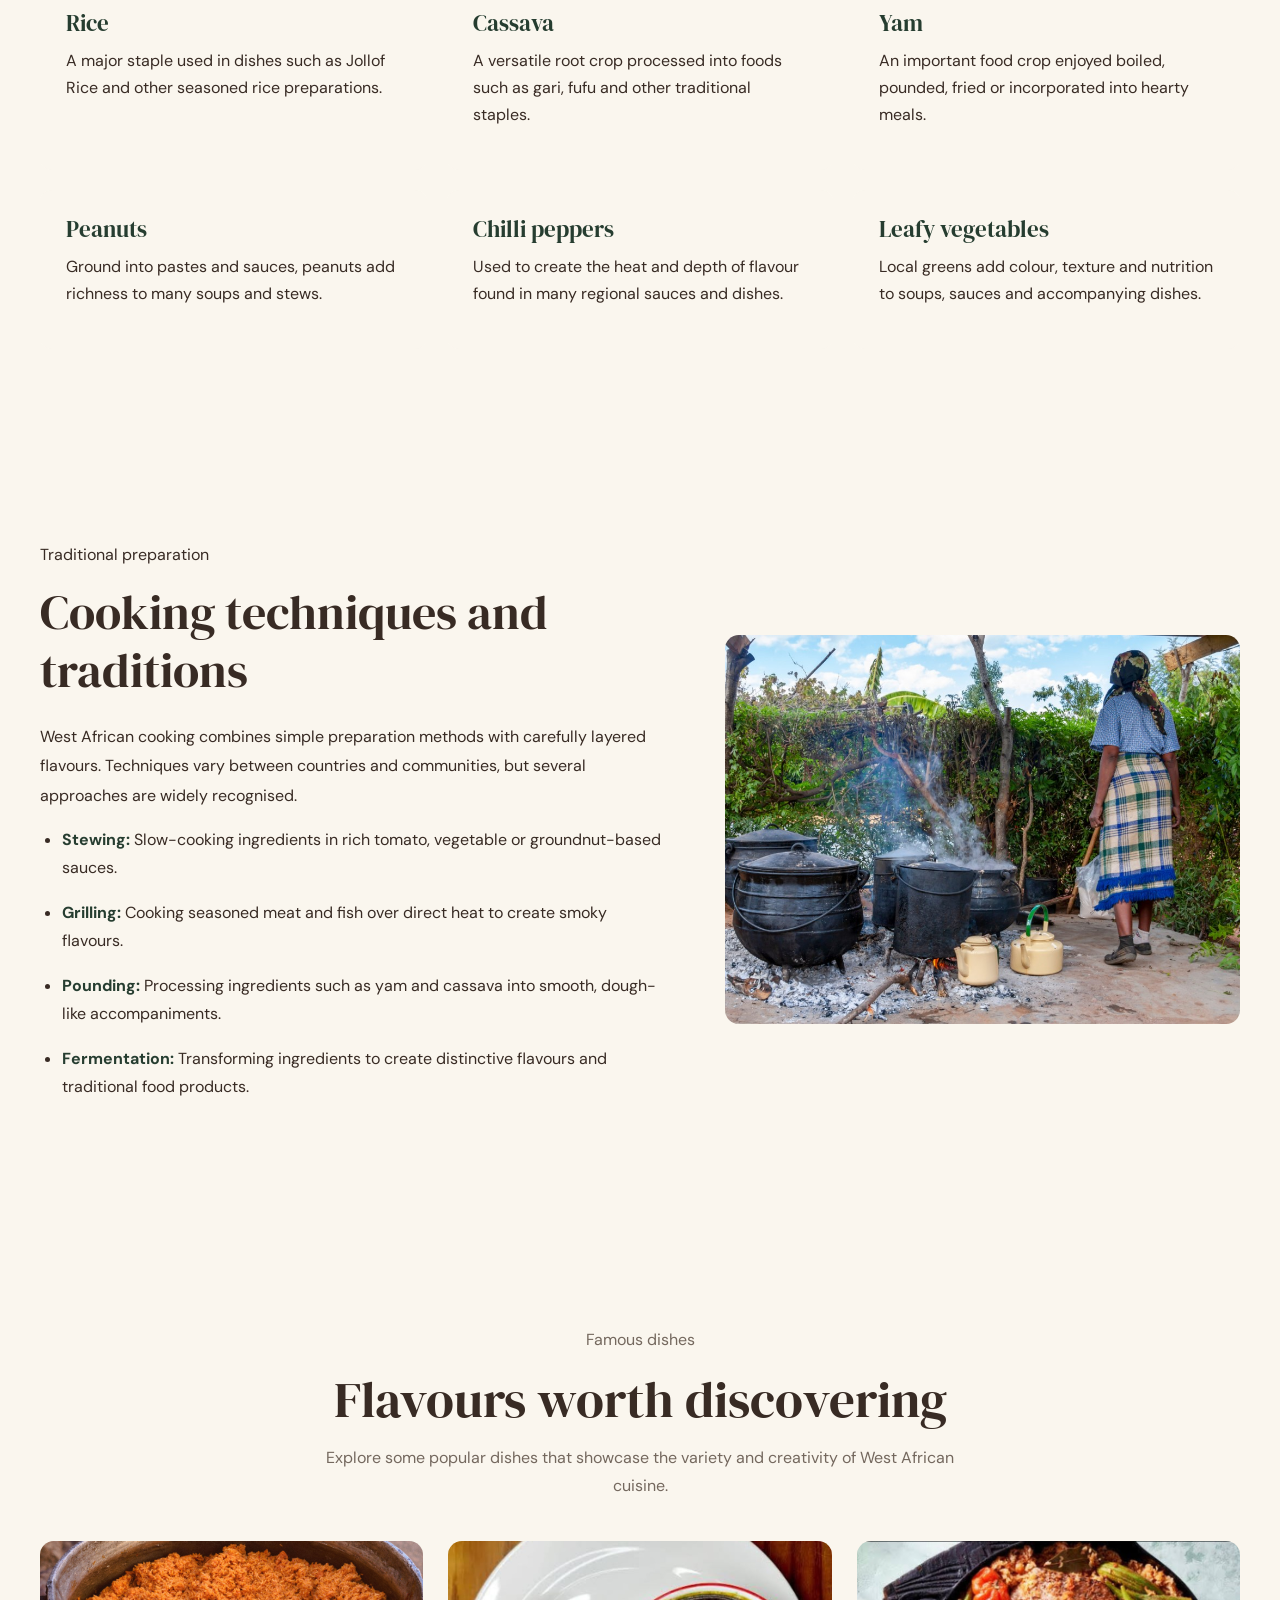
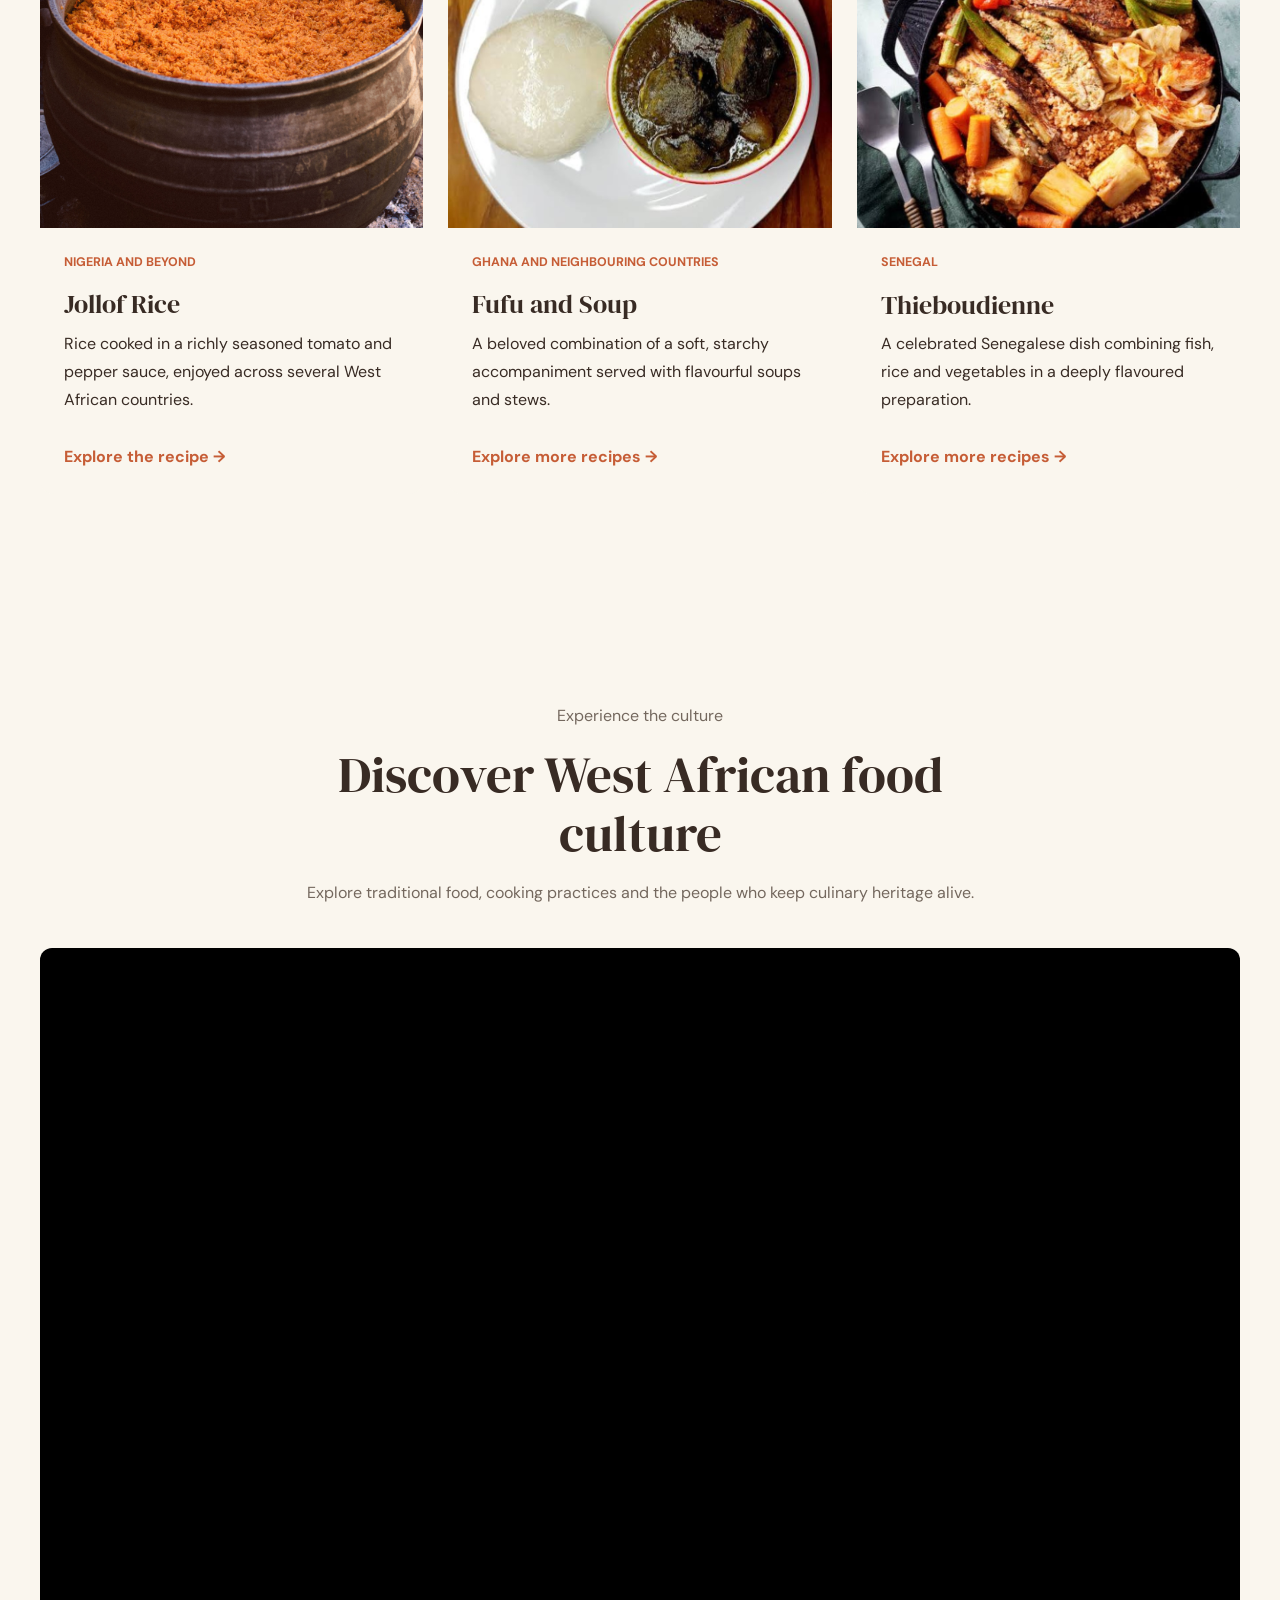
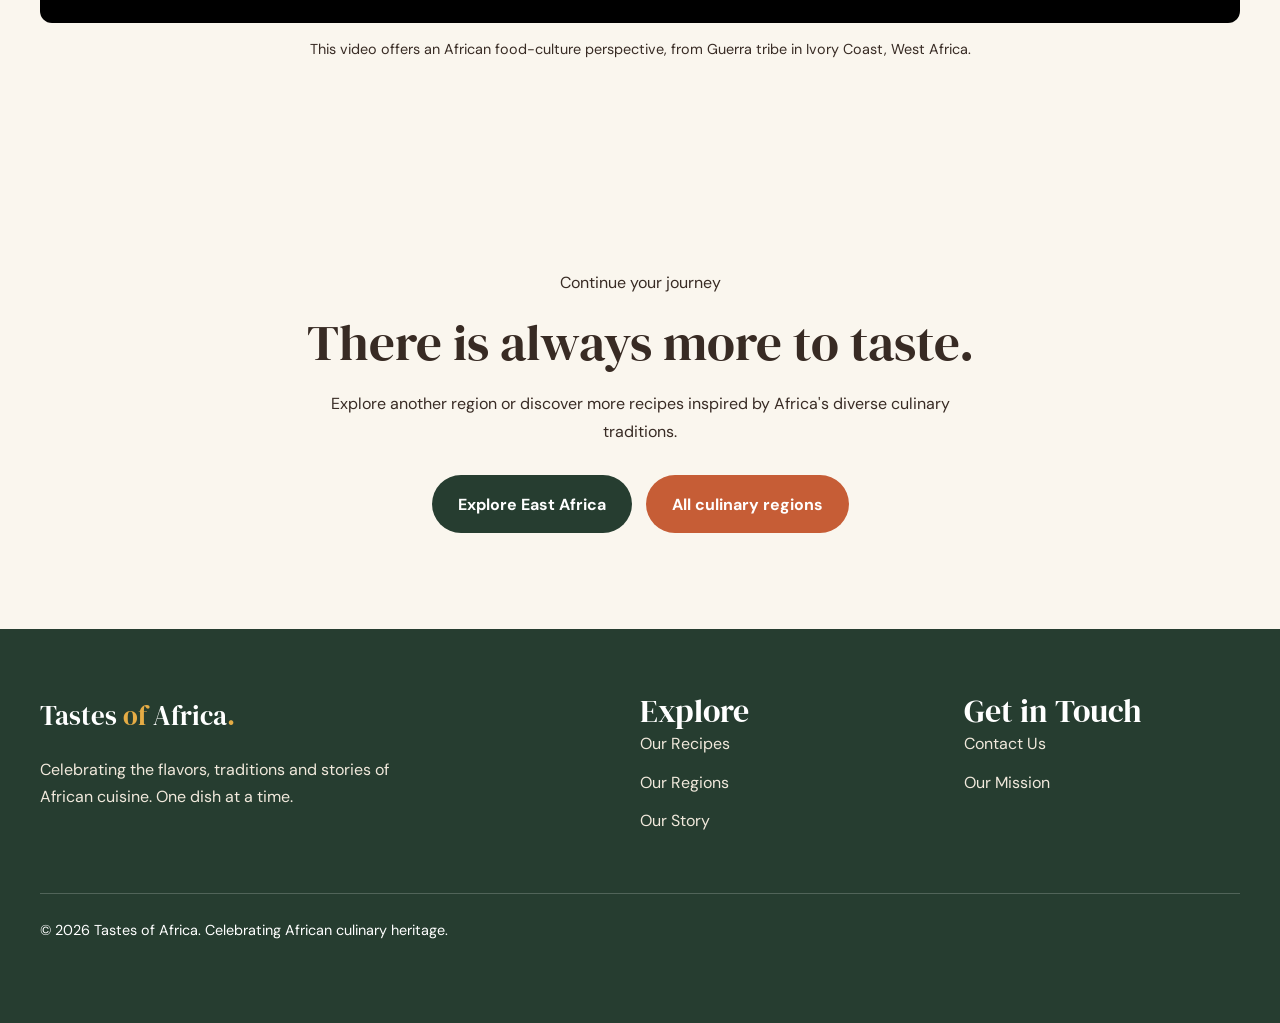
<file: regions/west-africa.html>
﻿
<!DOCTYPE html>

<html lang="en">

<head>
    <meta charset="UTF-8">
    <meta name="viewport" content="width=device-width, initial-scale=1.0">
    <meta name="description" content="Explore West African cuisine, its bold flavours, traditional ingredients, cooking techniques and iconic dishes such as Jollof Rice.">
    <title>West African Cuisine | Tastes of Africa</title>
    <link rel="stylesheet" href="../css/styles.css">
    <script src="../js/script.js" defer></script>
</head>

<body>

    <a class="skip-link" href="#main-content">Skip to main content</a>

    <div class="announcement-bar">
        <p>Celebrating Africa, one dish at a time. <span>Discover our culinary heritage.</span></p>
    </div>

    <header class="site-header">
        <div class="container nav-container">

            <a href="../index.html" class="site-logo" aria-label="Tastes of Africa homepage">
                Tastes <span>of</span> Africa<span class="logo-dot">.</span>
            </a>

            <div class="nav-layout-group" style="display: flex; align-items: center; margin-left: auto; gap: 32px;">

                <nav aria-label="Main navigation">
                    <ul class="nav-links" id="primary-navigation">
                        <li><a href="../index.html">Home</a></li>
                        <li><a href="../recipes.html">Recipes</a></li>
                        <li><a href="../regions.html" aria-current="page">Explore Regions</a></li>
                        <li><a href="../about.html">Our Story</a></li>
                        <li><a href="../contact.html">Contact</a></li>
                    </ul>
                </nav>

                <div class="nav-actions">
                    <button class="theme-toggle" id="theme-toggle"
                        type="button" aria-label="Switch to dark mode"
                        title="Toggle dark mode">
                        ☾
                    </button>

                    <button class="menu-toggle" id="menu-toggle"
                        type="button" aria-label="Open navigation menu"
                        aria-expanded="false"
                        aria-controls="primary-navigation">
                        ☰
                    </button>
                </div>
            </div>
        </div>
    </header>

    <main id="main-content">

        <section class="region-detail-hero west-africa-hero">
            <div class="container region-detail-heading">
                <a href="../regions.html" class="region-back-link">
                    ← Back to culinary regions
                </a>

                <p class="eyebrow">Region 01 · Africa</p>

                <h1>West Africa</h1>

                <p>
                    Bold flavours, vibrant markets and culinary traditions
                    that bring communities together.
                </p>
            </div>
        </section>

        <section class="section">
            <div class="container region-introduction">

                <div class="region-intro-image">
                    <img
                        src="../images/regions/west-africa.jpg"
                        alt="A colourful selection of traditional West African foods"
                        loading="lazy">
                </div>

                <div class="region-intro-content">
                    <p class="eyebrow">A rich culinary identity</p>
                    <h2>Where flavour meets tradition</h2>

                    <p>
                        West African cuisine is known for its bold seasonings,
                        hearty meals and creative use of locally grown
                        ingredients. Food plays an important role in everyday
                        life, family gatherings, celebrations and community
                        traditions.
                    </p>

                    <p>
                        Countries such as Nigeria, Ghana, Senegal, CÃ´te
                        d'Ivoire and Mali each contribute distinctive dishes
                        and cooking traditions to this diverse culinary
                        landscape.
                    </p>

                    <p>
                        From richly seasoned rice to groundnut-based soups,
                        West African food reflects a deep relationship
                        between agriculture, culture and hospitality.
                    </p>
                </div>

            </div>
        </section>

        <section class="section region-staples-section">
            <div class="container">

                <div class="section-heading">
                    <p class="eyebrow">The foundation of the cuisine</p>
                    <h2>Ingredients that tell a story</h2>
                    <p>
                        Local crops, spices and fresh produce shape the
                        flavours and identity of West African cooking.
                    </p>
                </div>

                <div class="region-staples-grid">

                    <article class="region-staple-card">
                        <h3>Rice</h3>
                        <p>
                            A major staple used in dishes such as Jollof Rice
                            and other seasoned rice preparations.
                        </p>
                    </article>

                    <article class="region-staple-card">
                        <h3>Cassava</h3>
                        <p>
                            A versatile root crop processed into foods
                            such as gari, fufu and other traditional staples.
                        </p>
                    </article>

                    <article class="region-staple-card">
                        <h3>Yam</h3>
                        <p>
                            An important food crop enjoyed boiled, pounded,
                            fried or incorporated into hearty meals.
                        </p>
                    </article>

                    <article class="region-staple-card">
                        <h3>Peanuts</h3>
                        <p>
                            Ground into pastes and sauces, peanuts add
                            richness to many soups and stews.
                        </p>
                    </article>

                    <article class="region-staple-card">
                        <h3>Chilli peppers</h3>
                        <p>
                            Used to create the heat and depth of flavour
                            found in many regional sauces and dishes.
                        </p>
                    </article>

                    <article class="region-staple-card">
                        <h3>Leafy vegetables</h3>
                        <p>
                            Local greens add colour, texture and nutrition
                            to soups, sauces and accompanying dishes.
                        </p>
                    </article>

                </div>
            </div>
        </section>

        <section class="section">
            <div class="container region-techniques">

                <div class="region-techniques-content">
                    <p class="eyebrow">Traditional preparation</p>
                    <h2>Cooking techniques and traditions</h2>

                    <p>
                        West African cooking combines simple preparation
                        methods with carefully layered flavours.
                        Techniques vary between countries and communities,
                        but several approaches are widely recognised.
                    </p>

                    <ul class="region-techniques-list">
                        <li>
                            <strong>Stewing:</strong>
                            Slow-cooking ingredients in rich tomato,
                            vegetable or groundnut-based sauces.
                        </li>

                        <li>
                            <strong>Grilling:</strong>
                            Cooking seasoned meat and fish over direct heat
                            to create smoky flavours.
                        </li>

                        <li>
                            <strong>Pounding:</strong>
                            Processing ingredients such as yam and cassava
                            into smooth, dough-like accompaniments.
                        </li>

                        <li>
                            <strong>Fermentation:</strong>
                            Transforming ingredients to create distinctive
                            flavours and traditional food products.
                        </li>
                    </ul>
                </div>

                <div class="region-techniques-image">
                    <img
                        src="../images/regions/african-cooking.jpg"
                        alt="Traditional African food being prepared"
                        loading="lazy">
                </div>

            </div>
        </section>

        <section class="section region-dishes-section">
            <div class="container">

                <div class="section-heading">
                    <p class="eyebrow">Famous dishes</p>
                    <h2>Flavours worth discovering</h2>
                    <p>
                        Explore some popular dishes that showcase the
                        variety and creativity of West African cuisine.
                    </p>
                </div>

                <div class="region-dishes-grid">

                    <article class="region-dish-card">
                        <img
                            src="../images/dishes/jollof-rice.jpg"
                            alt="A plate of Nigerian Jollof Rice"
                            loading="lazy">

                        <div class="region-dish-content">
                            <p class="eyebrow">Nigeria and beyond</p>
                            <h3>Jollof Rice</h3>
                            <p>
                                Rice cooked in a richly seasoned tomato
                                and pepper sauce, enjoyed across several
                                West African countries.
                            </p>
                            <a href="../recipes/jollof-rice.html" class="text-link">
                                Explore the recipe →
                            </a>
                        </div>
                    </article>

                    <article class="region-dish-card">
                        <img
                            src="../images/regions/fufu1.jpg"
                            alt="Traditional West African fufu and soup"
                            loading="lazy">

                        <div class="region-dish-content">
                            <p class="eyebrow">Ghana and neighbouring countries</p>
                            <h3>Fufu and Soup</h3>
                            <p>
                                A beloved combination of a soft, starchy
                                accompaniment served with flavourful
                                soups and stews.
                            </p>
                            <a href="../recipes.html" class="text-link">
                                Explore more recipes →
                            </a>
                        </div>
                    </article>

                    <article class="region-dish-card">
                        <img
                            src="../images/regions/thieboudienne.jpg"
                            alt="Fresh ingredients used in West African cooking"
                            loading="lazy">

                        <div class="region-dish-content">
                            <p class="eyebrow">Senegal</p>
                            <h3>Thieboudienne</h3>
                            <p>
                                A celebrated Senegalese dish combining
                                fish, rice and vegetables in a deeply
                                flavoured preparation.
                            </p>
                            <a href="../recipes.html" class="text-link">
                                Explore more recipes →
                            </a>
                        </div>
                    </article>

                </div>
            </div>
        </section>

        <section class="section region-video-section">
            <div class="container">
                <div class="section-heading">
                    <p class="eyebrow">Experience the culture</p>
                    <h2>Discover West African food culture</h2>
                    <p>
                        Explore traditional food, cooking practices
                        and the people who keep culinary heritage alive.
                    </p>
                </div>

                <div class="video-wrapper">
                    <iframe
                        src="https://www.youtube-nocookie.com/embed/5k5fZrXx4ek?si=ZhLGHkHf9b1J8JBP"
                        title="Traditional South African Dishes and Food Culture"
                        loading="lazy"
                        allow="accelerometer; autoplay; clipboard-write; encrypted-media; gyroscope; picture-in-picture; web-share"
                        referrerpolicy="strict-origin-when-cross-origin"
                        allowfullscreen>
                    </iframe>
                </div>

                <p class="region-video-note">
                    This video offers an African food-culture perspective,
                    from Guerra tribe in Ivory Coast, West Africa.
                </p>
            </div>
        </section>

        <section class="section region-explore-more">
            <div class="container region-message">
                <p class="eyebrow">Continue your journey</p>
                <h2>There is always more to taste.</h2>
                <p>
                    Explore another region or discover more recipes
                    inspired by Africa's diverse culinary traditions.
                </p>

                <div class="region-action-links">
                    <a href="east-africa.html" class="button button-primary">
                        Explore East Africa
                    </a>

                    <a href="../regions.html" class="button button-secondary">
                        All culinary regions
                    </a>
                </div>
            </div>
        </section>

    </main>

    <!-- Footer -->
    <footer class="site-footer">

        <div class="container">

            <div class="footer-content">

                <div class="footer-brand">

                    <a href="../index.html" class="site-logo">
                        Tastes <span>of</span> Africa<span class="logo-dot">.</span>
                    </a>

                    <p>
                        Celebrating the flavors, traditions
                        and stories of African cuisine.
                        One dish at a time.
                    </p>

                </div>

                <div>

                    <h3>Explore</h3>

                    <ul class="footer-links">
                        <li><a href="../recipes.html">Our Recipes</a></li>
                        <li><a href="../regions.html">Our Regions</a></li>
                        <li><a href="../about.html">Our Story</a></li>
                    </ul>

                </div>

                <div>

                    <h3>Get in Touch</h3>

                    <ul class="footer-links">
                        <li><a href="../contact.html">Contact Us</a></li>
                        <li><a href="../about.html">Our Mission</a></li>
                    </ul>

                </div>

            </div>

            <div class="footer-bottom">

                <p>
                    © <span id="current-year">2026</span>
                    Tastes of Africa. Celebrating African culinary heritage.
                </p>

            </div>

        </div>

    </footer>

</body>
</html>
</file>
<file: css/styles.css>
/* =========================================
   TASTES OF AFRICA
   GLOBAL DESIGN SYSTEM
========================================= */

/* 1. GOOGLE FONTS */
@import url('https://fonts.googleapis.com/css2?family=DM+Sans:wght@400;500;600;700&family=DM+Serif+Display&display=swap');


/* 2. DESIGN TOKENS */
:root {
    /* Brand colors */
    --color-forest: #263D30;
    --color-terracotta: #C65D36;
    --color-saffron: #E5AC45;

    /* Light theme */
    --color-background: #FAF6EE;
    --color-surface: #FFFFFF;
    --color-surface-alt: #E9E0D2;
    --color-text: #382B24;
    --color-text-muted: #74685E;
    --color-border: #DED5C8;

    /* Typography */
    --font-heading: 'DM Serif Display', Georgia, serif;
    --font-body: 'DM Sans', Arial, sans-serif;

    /* Spacing */
    --space-xs: 0.5rem;
    --space-sm: 1rem;
    --space-md: 1.5rem;
    --space-lg: 2rem;
    --space-xl: 3rem;
    --space-2xl: 4rem;
    --space-3xl: 6rem;

    /* Layout */
    --container-width: 1200px;
    --header-height: 80px;

    /* Effects */
    --radius-sm: 8px;
    --radius-md: 16px;
    --radius-lg: 24px;
    --radius-full: 999px;

    --shadow-sm: 0 2px 8px rgba(38, 61, 48, 0.06);
    --shadow-md: 0 8px 24px rgba(38, 61, 48, 0.10);
    --shadow-lg: 0 16px 40px rgba(38, 61, 48, 0.14);

    --transition: 0.3s ease;
}

/* 3. DARK THEME */
[data-theme="dark"] {
    --color-background: #191F1B;
    --color-surface: #242D27;
    --color-surface-alt: #354238;
    --color-text: #F7F0E5;
    --color-text-muted: #C0B8AA;
    --color-border: #465348;

    --color-forest: #232d24;
    --color-terracotta: #E98962;
    --color-saffron: #F0C36D;

    --shadow-sm: 0 2px 8px rgba(0, 0, 0, 0.15);
    --shadow-md: 0 8px 24px rgba(0, 0, 0, 0.20);
    --shadow-lg: 0 16px 40px rgba(0, 0, 0, 0.25);
}


/* 4. GLOBAL RESET */
* {
    margin: 0;
    padding: 0;
    box-sizing: border-box;
}

html {
    scroll-behavior: smooth;
    scroll-padding-top: 100px;
}

body {
    font-family: var(--font-body);
    font-size: 1rem;
    line-height: 1.7;
    color: var(--color-text);
    background-color: var(--color-background);
    transition: background-color var(--transition),
                color var(--transition);
}

img,
video,
iframe {
    max-width: 100%;
}

img {
    display: block;
    height: auto;
}

button,
input,
select,
textarea {
    font: inherit;
}

button {
    cursor: pointer;
}

a {
    color: inherit;
    text-decoration: none;
}

ul,
ol {
    padding-left: 1.5rem;
}

::selection {
    background-color: var(--color-saffron);
    color: #263D30;
}


/* 5. ACCESSIBILITY */
:focus-visible {
    outline: 3px solid var(--color-saffron);
    outline-offset: 4px;
}

.skip-link {
    position: absolute;
    top: -100px;
    left: 1rem;
    z-index: 9999;
    padding: 0.75rem 1rem;
    background: var(--color-forest);
    color: #FFFFFF;
    border-radius: var(--radius-sm);
}

.skip-link:focus {
    top: 1rem;
}

@media (prefers-reduced-motion: reduce) {
    *,
    *::before,
    *::after {
        scroll-behavior: auto !important;
        animation-duration: 0.01ms !important;
        animation-iteration-count: 1 !important;
        transition-duration: 0.01ms !important;
    }
}


/* 6. TYPOGRAPHY */
h1,
h2,
h3,
h4,
h5,
h6 {
    font-family: var(--font-heading);
    font-weight: 400;
    line-height: 1.15;
    color: var(--color-text);
}

h1 {
    font-size: clamp(2.5rem, 6vw, 5rem);
}

h2 {
    font-size: clamp(2rem, 4vw, 3.25rem);
}

h3 {
    font-size: clamp(1.4rem, 2.5vw, 2rem);
}

p {
    margin-bottom: var(--space-sm);
}

.section-label {
    color: var(--color-terracotta);
    font-size: 0.8rem;
    font-weight: 700;
    letter-spacing: 0.14em;
    text-transform: uppercase;
}


/* 7. REUSABLE LAYOUT */
.container {
    width: min(100% - 3rem, var(--container-width));
    margin-inline: auto;
}

.section {
    padding-block: var(--space-3xl);
}

.section-heading {
    max-width: 700px;
    margin-bottom: var(--space-xl);
}

.section-heading p {
    margin-top: var(--space-sm);
    color: var(--color-text-muted);
}

.grid {
    display: grid;
    gap: var(--space-lg);
}

.grid-2 {
    grid-template-columns: repeat(2, minmax(0, 1fr));
}

.grid-3 {
    grid-template-columns: repeat(3, minmax(0, 1fr));
}

.grid-4 {
    grid-template-columns: repeat(4, minmax(0, 1fr));
}


/* 8. BUTTONS */
.button {
    display: inline-flex;
    align-items: center;
    justify-content: center;
    gap: 0.5rem;
    padding: 0.85rem 1.5rem;
    border: 2px solid transparent;
    border-radius: var(--radius-full);
    font-weight: 700;
    transition: transform var(--transition),
                background-color var(--transition),
                color var(--transition),
                border-color var(--transition);
}

.button:hover {
    transform: translateY(-3px);
}

.button-primary {
    background-color: var(--color-forest);
    color: #FFFFFF;
}

.button-primary:hover {
    background-color: var(--color-terracotta);
}

.button-secondary {
    background-color: var(--color-terracotta);
    color: #FFFFFF;
}

.button-secondary:hover {
    background-color: var(--color-forest);
}

.button-outline {
    border-color: var(--color-forest);
    color: var(--color-forest);
    background: transparent;
}

.button-outline:hover {
    background: var(--color-forest);
    color: #FFFFFF;
}


/* 9. NAVIGATION */
.site-header {
    position: sticky;
    top: 0;
    z-index: 1000;
    min-height: var(--header-height);
    background: var(--color-background);
    border-bottom: 1px solid var(--color-border);
}

.nav-container {
    min-height: var(--header-height);
    display: flex;
    align-items: center;
    justify-content: space-between;
    gap: var(--space-lg);
}

.site-logo {
    font-family: var(--font-heading);
    font-size: 1.7rem;
    color: var(--color-forest);
}

.site-logo span {
    color: var(--color-terracotta);
}

.nav-links {
    display: flex;
    align-items: center;
    gap: var(--space-lg);
    list-style: none;
    padding: 0;
}

.nav-links a {
    font-size: 0.92rem;
    font-weight: 600;
    transition: color var(--transition);
}

.nav-links a:hover,
.nav-links a[aria-current="page"] {
    color: var(--color-terracotta);
}

.nav-actions {
    display: flex;
    align-items: center;
    gap: var(--space-sm);
}

.menu-toggle,
.theme-toggle {
    display: inline-flex;
    align-items: center;
    justify-content: center;
    width: 44px;
    height: 44px;
    border: 1px solid var(--color-border);
    border-radius: 50%;
    color: var(--color-text);
    background: var(--color-surface);
}

.menu-toggle {
    display: none;
}


/* 10. CARDS */
.card {
    overflow: hidden;
    background: var(--color-surface);
    border: 1px solid var(--color-border);
    border-radius: var(--radius-md);
    box-shadow: var(--shadow-sm);
    transition: transform var(--transition),
                box-shadow var(--transition);
}

.card:hover {
    transform: translateY(-5px);
    box-shadow: var(--shadow-md);
}

.card-image {
    width: 100%;
    aspect-ratio: 4 / 3;
    object-fit: cover;
}

.card-content {
    padding: var(--space-md);
}


/* 11. HIGHLIGHTED CONTENT */
mark {
    padding: 0.1em 0.35em;
    border-radius: 4px;
    background: rgba(229, 172, 69, 0.35);
    color: var(--color-text);
}


/* 12. FORMS */
.form-group {
    display: flex;
    flex-direction: column;
    gap: 0.5rem;
    margin-bottom: var(--space-md);
}

.form-group label {
    font-weight: 600;
}

.form-group input,
.form-group select,
.form-group textarea {
    width: 100%;
    padding: 0.9rem 1rem;
    border: 1px solid var(--color-border);
    border-radius: var(--radius-sm);
    background: var(--color-surface);
    color: var(--color-text);
    transition: border-color var(--transition),
                box-shadow var(--transition);
}

.form-group input:focus,
.form-group select:focus,
.form-group textarea:focus {
    border-color: var(--color-terracotta);
    outline: none;
    box-shadow: 0 0 0 3px rgba(198, 93, 54, 0.15);
}

.form-group textarea {
    min-height: 150px;
    resize: vertical;
}


/* 13. VIDEO AND EMBEDS */
.video-wrapper {
    position: relative;
    width: 100%;
    aspect-ratio: 16 / 9;
    overflow: hidden;
    border-radius: var(--radius-md);
    background: #000000;
}

.video-wrapper iframe {
    position: absolute;
    inset: 0;
    width: 100%;
    height: 100%;
    border: 0;
}

.map-wrapper iframe {
    display: block;
    width: 100%;
    min-height: 350px;
    border: 0;
    border-radius: var(--radius-md);
}


/* 14. FOOTER */
.site-footer {
    padding-block: var(--space-2xl);
    background: var(--color-forest);
    color: #FFFFFF;
}

.site-footer h2,
.site-footer h3 {
    color: #FFFFFF;
}

.footer-content {
    display: grid;
    grid-template-columns: 2fr 1fr 1fr;
    gap: var(--space-xl);
}

.footer-links {
    list-style: none;
    padding: 0;
}

.footer-links li {
    margin-bottom: 0.7rem;
}

.footer-links a {
    color: #F1E9DC;
    transition: color var(--transition);
}

.footer-links a:hover {
    color: var(--color-saffron);
}

.footer-bottom {
    margin-top: var(--space-xl);
    padding-top: var(--space-md);
    border-top: 1px solid rgba(255, 255, 255, 0.2);
    font-size: 0.9rem;
}


/* 15. UTILITY CLASSES */
.text-center {
    text-align: center;
}

.text-muted {
    color: var(--color-text-muted);
}

.hidden {
    display: none !important;
}

.no-scroll {
    overflow: hidden;
}


/* 16. RESPONSIVE DESIGN */
@media (max-width: 900px) {
    .grid-4 {
        grid-template-columns: repeat(2, minmax(0, 1fr));
    }

    .grid-3 {
        grid-template-columns: repeat(2, minmax(0, 1fr));
    }

    .footer-content {
        grid-template-columns: repeat(2, minmax(0, 1fr));
    }

    .menu-toggle {
        display: inline-flex;
    }

    .nav-links {
        position: absolute;
        top: 100%;
        left: 0;
        right: 0;
        display: none;
        flex-direction: column;
        align-items: stretch;
        gap: 0;
        padding: 1rem 1.5rem;
        background: var(--color-background);
        border-bottom: 1px solid var(--color-border);
        box-shadow: var(--shadow-md);
    }

    .nav-links.is-open {
        display: flex;
    }

    .nav-links a {
        display: block;
        padding: 0.85rem 0;
    }
}

@media (max-width: 600px) {
    :root {
        --space-3xl: 3.5rem;
        --header-height: 70px;
    }

    .container {
        width: min(100% - 2rem, var(--container-width));
    }

    .grid-2,
    .grid-3,
    .grid-4 {
        grid-template-columns: 1fr;
    }

    .footer-content {
        grid-template-columns: 1fr;
    }

    .section {
        padding-block: var(--space-2xl);
    }

    .site-logo {
        font-size: 1.4rem;
    }
}

/* =========================================
   HOMEPAGE STYLES
========================================= */

/* Announcement Bar */
.announcement-bar {
    padding: 0.55rem 1rem;
    background: var(--color-forest);
    color: #FFFFFF;
    text-align: center;
    font-size: 0.8rem;
    letter-spacing: 0.04em;
}

.announcement-bar p {
    margin: 0;
}

.announcement-bar span {
    color: var(--color-saffron);
}


/* Hero Section */
.hero {
    position: relative;
    min-height: 680px;
    display: flex;
    align-items: center;
    overflow: hidden;
    background: #263D30;
    color: #FFFFFF;
}

.hero-background,
.hero-overlay {
    position: absolute;
    inset: 0;
}

.hero-background img {
    width: 100%;
    height: 100%;
    object-fit: cover;
}

.hero-overlay {
    background: linear-gradient(
        90deg,
        rgba(18, 31, 23, 0.88) 0%,
        rgba(18, 31, 23, 0.62) 48%,
        rgba(18, 31, 23, 0.12) 100%
    );
}

.hero-content {
    position: relative;
    z-index: 2;
    padding-block: 6rem;
    color: #FFFFFF;
}

.hero-eyebrow {
    display: inline-block;
    margin-bottom: 1.5rem;
    color: var(--color-saffron);
    font-size: 0.8rem;
    font-weight: 700;
    letter-spacing: 0.18em;
}

.hero h1 {
    max-width: 750px;
    margin-bottom: 1.5rem;
    color: #FFFFFF;
    font-size: clamp(3.5rem, 7vw, 6.5rem);
}

.hero h1 span {
    color: var(--color-saffron);
}

.hero-content > p {
    max-width: 570px;
    color: #F3EDE2;
    font-size: 1.08rem;
}

.hero-actions {
    display: flex;
    flex-wrap: wrap;
    gap: 1rem;
    margin-top: 2rem;
}

.hero-outline {
    border-color: rgba(255, 255, 255, 0.8);
    color: #FFFFFF;
}

.hero-outline:hover {
    background: #FFFFFF;
    color: #263D30;
}

.hero-note {
    display: flex;
    align-items: center;
    gap: 0.8rem;
    margin-top: 3rem;
    color: #F1E9DC;
    font-size: 0.85rem;
}

.hero-note-line {
    width: 40px;
    height: 1px;
    background: var(--color-saffron);
}

.hero-scroll {
    position: absolute;
    right: 3rem;
    bottom: 2.5rem;
    display: flex;
    flex-direction: column;
    align-items: center;
    gap: 0.5rem;
    color: #FFFFFF;
    font-size: 0.7rem;
    letter-spacing: 0.12em;
}


/* Intro Section */
.intro-grid {
    display: grid;
    grid-template-columns: 1fr 1fr;
    align-items: center;
    gap: 5rem;
}

.intro-image {
    position: relative;
}

.intro-image img {
    width: 100%;
    min-height: 420px;
    object-fit: cover;
    border-radius: var(--radius-lg);
}

.image-caption {
    position: absolute;
    bottom: 1.5rem;
    left: 1.5rem;
    padding: 0.7rem 1rem;
    border-radius: var(--radius-sm);
    background: #FFFFFF;
    color: #263D30;
    font-size: 0.72rem;
    font-weight: 700;
    letter-spacing: 0.08em;
}

.intro-content h2 {
    margin-block: 1rem 1.5rem;
}

.intro-content p {
    color: var(--color-text-muted);
}

.text-link {
    display: inline-block;
    margin-top: 0.8rem;
    color: var(--color-terracotta);
    font-weight: 700;
    transition: color var(--transition);
}

.text-link:hover {
    color: var(--color-forest);
}


/* Featured Dishes */
.featured-section {
    background: var(--color-surface-alt);
}

.featured-heading {
    display: flex;
    align-items: flex-end;
    justify-content: space-between;
    gap: 2rem;
}

.featured-heading h2 {
    margin-block: 0.8rem;
}

.featured-heading p {
    color: var(--color-text-muted);
}

.featured-heading > .text-link {
    flex-shrink: 0;
    margin-bottom: 1rem;
}

.featured-grid {
    display: grid;
    grid-template-columns: repeat(4, minmax(0, 1fr));
    gap: 1.5rem;
}

.dish-card {
    overflow: hidden;
    border-radius: var(--radius-md);
    background: var(--color-surface);
    box-shadow: var(--shadow-sm);
    transition: transform var(--transition),
                box-shadow var(--transition);
}

.dish-card:hover {
    transform: translateY(-6px);
    box-shadow: var(--shadow-md);
}

.dish-card figure {
    position: relative;
}

.dish-image {
    overflow: hidden;
    aspect-ratio: 4 / 3;
}

.dish-image img {
    width: 100%;
    height: 100%;
    object-fit: cover;
    transition: transform 0.6s ease;
}

.dish-card:hover .dish-image img {
    transform: scale(1.06);
}

.dish-caption {
    position: absolute;
    right: 0.8rem;
    bottom: 0.8rem;
    left: 0.8rem;
    display: flex;
    justify-content: space-between;
    gap: 0.5rem;
}

.dish-caption span {
    padding: 0.4rem 0.6rem;
    border-radius: 4px;
    background: var(--color-background);
    color: var(--color-forest);
    font-size: 0.65rem;
    font-weight: 700;
}

.dish-content {
    padding: 1.3rem;
}

.dish-content h3 {
    margin-bottom: 0.7rem;
}

.dish-content p {
    min-height: 115px;
    color: var(--color-text-muted);
    font-size: 0.9rem;
}

.dish-content .text-link {
    font-size: 0.88rem;
}


/* Culinary Regions */
.regions-grid {
    display: grid;
    grid-template-columns: repeat(3, minmax(0, 1fr));
    gap: 1.5rem;
}

.region-card {
    position: relative;
    display: block;
    min-height: 420px;
    overflow: hidden;
    border-radius: var(--radius-md);
    background: #263D30;
    color: #FFFFFF;
}

.region-card > img {
    position: absolute;
    inset: 0;
    width: 100%;
    height: 100%;
    object-fit: cover;
    transition: transform 0.6s ease;
}

.region-card:hover > img {
    transform: scale(1.08);
}

.region-overlay {
    position: absolute;
    inset: 0;
    display: flex;
    flex-direction: column;
    justify-content: flex-end;
    padding: 2rem;
    background: linear-gradient(
        0deg,
        rgba(15, 25, 19, 0.9),
        rgba(15, 25, 19, 0.05) 100%
    );
}

.region-overlay > span:first-child {
    margin-bottom: 0.8rem;
    color: var(--color-saffron);
    font-size: 0.75rem;
    font-weight: 700;
    letter-spacing: 0.12em;
}

.region-overlay h3 {
    color: #FFFFFF;
    font-size: 2rem;
}

.region-overlay p {
    color: #F1E9DC;
}

.region-arrow {
    margin-top: 0.8rem;
    color: var(--color-saffron);
    font-size: 0.9rem;
    font-weight: 700;
}


/* Food Culture */
.culture-section {
    background: var(--color-surface-alt);
}

.culture-grid {
    display: grid;
    grid-template-columns: 0.9fr 1.1fr;
    align-items: center;
    gap: 4rem;
}

.culture-content h2 {
    margin-block: 1rem 1.5rem;
}

.culture-content p {
    color: var(--color-text-muted);
}

.culture-content .button {
    margin-top: 1rem;
}

.culture-video {
    width: 100%;
}

.video-caption {
    margin-top: 1rem;
    color: var(--color-text-muted);
    font-size: 0.85rem;
}


/* Latest Stories */
.stories-grid {
    display: grid;
    grid-template-columns: repeat(3, minmax(0, 1fr));
    gap: 1.5rem;
}

.story-card {
    overflow: hidden;
    border: 1px solid var(--color-border);
    border-radius: var(--radius-md);
    background: var(--color-surface);
    transition: transform var(--transition),
                box-shadow var(--transition);
}

.story-card:hover {
    transform: translateY(-5px);
    box-shadow: var(--shadow-md);
}

.story-card > img {
    width: 100%;
    aspect-ratio: 16 / 10;
    object-fit: cover;
}

.story-content {
    padding: 1.5rem;
}

.story-category {
    color: var(--color-terracotta);
    font-size: 0.72rem;
    font-weight: 700;
    letter-spacing: 0.1em;
}

.story-content h3 {
    margin-block: 0.8rem;
}

.story-content p {
    color: var(--color-text-muted);
    font-size: 0.9rem;
}


/* Newsletter */
.newsletter-section {
    padding-block: 5rem;
    background: var(--color-surface-alt);
    text-align: center;
}

.newsletter-content {
    max-width: 750px;
}

.newsletter-content h2 {
    margin-block: 1rem;
}

.newsletter-content > p {
    color: var(--color-text-muted);
}

.newsletter-form {
    display: flex;
    gap: 0.8rem;
    max-width: 580px;
    margin: 2rem auto 0;
}

.newsletter-form input {
    flex: 1;
    min-width: 0;
    padding: 0.9rem 1rem;
    border: 1px solid var(--color-border);
    border-radius: var(--radius-full);
    background: var(--color-surface);
    color: var(--color-text);
}

.newsletter-feedback {
    margin-top: 1rem;
    font-weight: 600;
}


/* Footer */
.footer-brand .site-logo {
    display: inline-block;
    margin-bottom: 1rem;
    color: #FFFFFF;
}

.footer-brand .site-logo span {
    color: var(--color-saffron);
}

.footer-brand p {
    max-width: 350px;
    color: #F1E9DC;
}

.logo-dot {
    color: var(--color-terracotta);
}


/* Screen-reader-only content */
.visually-hidden {
    position: absolute;
    width: 1px;
    height: 1px;
    padding: 0;
    margin: -1px;
    overflow: hidden;
    clip: rect(0, 0, 0, 0);
    white-space: nowrap;
    border: 0;
}


/* Homepage Responsive Styles */
@media (max-width: 1000px) {
    .featured-grid {
        grid-template-columns: repeat(2, minmax(0, 1fr));
    }

    .intro-grid,
    .culture-grid {
        gap: 2.5rem;
    }

    .dish-content p {
        min-height: auto;
    }
}

@media (max-width: 750px) {
    .hero {
        min-height: 620px;
    }

    .hero-overlay {
        background: rgba(18, 31, 23, 0.72);
    }

    .hero-content {
        padding-block: 5rem;
    }

    .hero-scroll {
        display: none;
    }

    .intro-grid,
    .culture-grid {
        grid-template-columns: 1fr;
    }

    .regions-grid {
        grid-template-columns: 1fr;
    }

    .region-card {
        min-height: 350px;
    }

    .stories-grid {
        grid-template-columns: 1fr;
    }

    .featured-heading {
        align-items: flex-start;
        flex-direction: column;
    }
}

@media (max-width: 500px) {
    .featured-grid {
        grid-template-columns: 1fr;
    }

    .hero h1 {
        font-size: clamp(3rem, 12vw, 4rem);
    }

    .hero-actions {
        flex-direction: column;
        align-items: stretch;
    }

    .hero-actions .button {
        width: 100%;
    }

    .intro-image img {
        min-height: 280px;
    }

    .newsletter-form {
        flex-direction: column;
    }

    .newsletter-form .button {
        width: 100%;
    }
}

/* =========================================
   RECIPES PAGE
========================================= */

.recipes-hero {
    min-height: 390px;
    display: flex;
    align-items: center;
    text-align: center;
    background:
        linear-gradient(rgba(38, 61, 48, 0.82), rgba(38, 61, 48, 0.82)),
        url("../images/hero/african-food-hero.jpg") center/cover no-repeat;
    color: #FAF6EE;
    padding: 80px 20px;
}

.recipes-hero-content {
    max-width: 760px;
}

.recipes-hero h1 {
    font-size: clamp(2.5rem, 6vw, 4.5rem);
    margin: 16px 0;
}

.recipes-hero-content > p:not(.eyebrow) {
    max-width: 620px;
    margin: 0 auto 28px;
    line-height: 1.8;
}

.recipes-hero .eyebrow {
    color: #E5AC45;
    letter-spacing: 3px;
}

.recipe-collection {
    background: var(--color-cream);
}

.section-heading {
    text-align: center;
    max-width: 680px;
    margin: 0 auto 42px;
}

.section-heading h2 {
    margin: 12px 0;
}

.recipe-tools {
    max-width: 620px;
    margin: 0 auto 28px;
}

.recipe-search {
    display: flex;
    flex-direction: column;
    gap: 9px;
}

.recipe-search label {
    font-weight: 600;
}

.recipe-search input {
    width: 100%;
    padding: 15px 18px;
    border: 1px solid var(--color-sand);
    border-radius: 8px;
    background: var(--color-background);
    color: var(--color-text);
    font: inherit;
}

.recipe-filters {
    display: flex;
    justify-content: center;
    flex-wrap: wrap;
    gap: 12px;
    margin: 28px 0;
}

.filter-button {
    padding: 11px 20px;
    border: 1px solid var(--color-forest);
    border-radius: 30px;
    background: transparent;
    color: var(--color-forest);
    font: inherit;
    font-weight: 600;
    cursor: pointer;
    transition: 0.2s ease;
}

.filter-button:hover,
.filter-button.is-active {
    background: var(--color-forest);
    color: #FFFFFF;
}

.recipe-results-count {
    margin-bottom: 20px;
    color: var(--color-text);
    font-size: 0.95rem;
}

.recipe-grid {
    display: grid;
    grid-template-columns: repeat(2, minmax(0, 1fr));
    gap: 28px;
}

.recipe-card {
    overflow: hidden;
    border-radius: 12px;
    background: var(--color-background);
    box-shadow: 0 5px 22px rgba(0, 0, 0, 0.06);
    transition: transform 0.25s ease, box-shadow 0.25s ease;
}

.recipe-card:hover {
    transform: translateY(-5px);
    box-shadow: 0 12px 28px rgba(0, 0, 0, 0.10);
}

.recipe-card[hidden] {
    display: none;
}

.recipe-card-image {
    position: relative;
    aspect-ratio: 16 / 10;
    overflow: hidden;
}

.recipe-card-image img {
    width: 100%;
    height: 100%;
    object-fit: cover;
    transition: transform 0.4s ease;
}

.recipe-card:hover .recipe-card-image img {
    transform: scale(1.04);
}

.favorite-button {
    position: absolute;
    top: 15px;
    right: 15px;
    width: 42px;
    height: 42px;
    border: none;
    border-radius: 50%;
    background: #FFFFFF;
    color: #382B24;
    font-size: 1.6rem;
    cursor: pointer;
}

.favorite-button.is-favorite {
    color: #C65D36;
}

.recipe-region-tag {
    position: absolute;
    bottom: 15px;
    left: 15px;
    padding: 7px 13px;
    border-radius: 20px;
    background: #FAF6EE;
    color: #382B24;
    font-size: 0.8rem;
    font-weight: 700;
}

.recipe-card-content {
    padding: 24px;
}

.recipe-origin {
    color: var(--color-terracotta);
    font-size: 0.75rem;
    font-weight: 700;
    letter-spacing: 2px;
}

.recipe-card-content h3 {
    margin: 8px 0 12px;
}

.recipe-card-content > p:not(.recipe-origin) {
    line-height: 1.7;
    margin-bottom: 18px;
}

.text-link {
    color: var(--color-terracotta);
    font-weight: 700;
    text-decoration: none;
}

.text-link:hover {
    text-decoration: underline;
}

.no-recipes {
    text-align: center;
    padding: 55px 20px;
}

.no-recipes[hidden] {
    display: none;
}

@media (max-width: 650px) {
    .recipe-grid {
        grid-template-columns: 1fr;
    }

    .recipe-filters {
        gap: 9px;
    }

    .filter-button {
        padding: 9px 14px;
        font-size: 0.85rem;
    }

    .recipe-card-content {
        padding: 20px;
    }
}

/* =========================================
   INDIVIDUAL RECIPE PAGES
========================================= */

.recipe-detail-hero {
    position: relative;
    min-height: 470px;
    display: flex;
    align-items: center;
    overflow: hidden;
    color: #FFFFFF;
}

.recipe-detail-image {
    position: absolute;
    inset: 0;
    width: 100%;
    height: 100%;
    object-fit: cover;
}

.recipe-detail-overlay {
    position: absolute;
    inset: 0;
    background: linear-gradient(
        90deg,
        rgba(25, 38, 29, 0.88),
        rgba(25, 38, 29, 0.35)
    );
}

.recipe-detail-heading {
    position: relative;
    z-index: 1;
    padding-top: 55px;
    padding-bottom: 55px;
}

.recipe-back-link {
    display: inline-block;
    color: #FFFFFF;
    text-decoration: none;
    margin-bottom: 45px;
}

.recipe-back-link:hover {
    text-decoration: underline;
}

.recipe-detail-heading .eyebrow {
    color: #E5AC45;
    letter-spacing: 3px;
}

.recipe-detail-heading h1 {
    font-size: clamp(3rem, 7vw, 5.5rem);
    margin: 12px 0;
}

.recipe-detail-heading > p:last-child {
    max-width: 560px;
    line-height: 1.8;
    font-size: 1.1rem;
}

.recipe-detail-section {
    background: var(--color-cream);
}

.recipe-meta {
    display: grid;
    grid-template-columns: repeat(4, 1fr);
    gap: 20px;
    padding: 28px;
    margin-bottom: 65px;
    background: var(--color-background);
    border-radius: 12px;
    box-shadow: 0 5px 20px rgba(0, 0, 0, 0.05);
}

.recipe-meta div {
    display: flex;
    flex-direction: column;
    gap: 8px;
}

.meta-label {
    font-size: 0.75rem;
    font-weight: 700;
    letter-spacing: 1px;
    color: var(--color-terracotta);
}

.recipe-story {
    max-width: 780px;
    margin: 0 auto 70px;
    text-align: center;
}

.recipe-story h2,
.recipe-video-section h2,
.recipe-origin-section h2 {
    margin: 12px 0 18px;
}

.recipe-story > p:not(.eyebrow) {
    line-height: 1.9;
    margin-bottom: 15px;
}

.recipe-main-grid {
    display: grid;
    grid-template-columns: minmax(280px, 0.85fr) minmax(0, 1.5fr);
    gap: 55px;
    align-items: start;
}

.ingredients-panel,
.instructions-panel {
    min-width: 0;
}

.ingredients-panel h2,
.instructions-panel h2 {
    margin: 10px 0 16px;
}

.ingredients-intro,
.instructions-panel > p:not(.eyebrow) {
    line-height: 1.7;
    margin-bottom: 24px;
}

.servings-control {
    display: flex;
    justify-content: space-between;
    align-items: center;
    gap: 15px;
    padding: 15px 0;
    margin: 20px 0;
    border-top: 1px solid var(--color-sand);
    border-bottom: 1px solid var(--color-sand);
}

.servings-control > label {
    font-weight: 700;
}

.servings-buttons {
    display: flex;
    align-items: center;
    gap: 16px;
}

.servings-buttons button {
    width: 34px;
    height: 34px;
    border: 1px solid var(--color-forest);
    border-radius: 50%;
    background: transparent;
    color: var(--color-text);
    font-size: 1.3rem;
    cursor: pointer;
}

.servings-buttons output {
    min-width: 20px;
    text-align: center;
    font-weight: 700;
}

.ingredient-list {
    list-style: none;
    padding: 0;
    margin: 0;
}

.ingredient-list li {
    padding: 13px 0;
    border-bottom: 1px solid var(--color-sand);
    line-height: 1.6;
}

.ingredient-list label {
    display: flex;
    align-items: flex-start;
    gap: 10px;
    cursor: pointer;
}

.ingredient-list input {
    margin-top: 5px;
    accent-color: var(--color-forest);
}

.ingredient-list input:checked + .ingredient-quantity {
    text-decoration: line-through;
    opacity: 0.6;
}

.ingredient-note {
    margin-top: 24px;
    padding: 17px;
    border-left: 4px solid var(--color-terracotta);
    background: var(--color-background);
    line-height: 1.7;
}

.instructions-panel details {
    border-bottom: 1px solid var(--color-sand);
    padding: 19px 0;
}

.instructions-panel summary {
    font-weight: 700;
    cursor: pointer;
    line-height: 1.6;
}

.instructions-panel details p {
    margin-top: 13px;
    line-height: 1.8;
}

.instructions-panel summary::marker {
    color: var(--color-terracotta);
}

.recipe-video-section,
.recipe-origin-section {
    max-width: 900px;
    margin: 90px auto 0;
    text-align: center;
}

.recipe-video-section > p:not(.eyebrow),
.recipe-origin-section > p:not(.eyebrow) {
    max-width: 650px;
    margin: 0 auto 25px;
    line-height: 1.8;
}

.video-wrapper,
.map-wrapper {
    position: relative;
    width: 100%;
    aspect-ratio: 16 / 9;
    overflow: hidden;
    border-radius: 12px;
    background: #000000;
}

.video-wrapper iframe,
.map-wrapper iframe {
    width: 100%;
    height: 100%;
    border: 0;
}

.recipe-source {
    margin: 55px auto 0;
    max-width: 850px;
    text-align: center;
    font-size: 0.9rem;
    line-height: 1.7;
}

.recipe-source a {
    color: var(--color-terracotta);
    font-weight: 700;
}

.recipe-return-link {
    text-align: center;
    margin-top: 35px;
}

@media (max-width: 800px) {
    .recipe-main-grid {
        grid-template-columns: 1fr;
        gap: 50px;
    }

    .recipe-meta {
        grid-template-columns: repeat(2, 1fr);
    }

    .recipe-detail-hero {
        min-height: 390px;
    }
}

@media (max-width: 500px) {
    .recipe-detail-heading h1 {
        font-size: 3rem;
    }

    .recipe-meta {
        padding: 20px;
        gap: 22px 12px;
    }

    .recipe-meta strong {
        font-size: 0.9rem;
    }

    .servings-control {
        align-items: flex-start;
        flex-direction: column;
    }
}

/* ==========================================
   CULINARY REGIONS DIRECTORY
========================================== */

.regions-hero {
    padding: 110px 0 100px;
    background:
        linear-gradient(
            90deg,
            rgba(38, 61, 48, 0.96),
            rgba(38, 61, 48, 0.78)
        ),
        url("../images/regions/west-africa.jpg") center/cover no-repeat;
    color: #FAF6EE;
}

.regions-hero .container {
    max-width: 1000px;
}

.regions-hero .eyebrow {
    color: #E5AC45;
}

.regions-hero h1 {
    max-width: 780px;
    font-family: var(--font-heading);
    font-size: clamp(2.8rem, 6vw, 5rem);
    line-height: 1.08;
    margin-bottom: 24px;
}

.regions-hero > .container > p:last-child {
    max-width: 680px;
    font-size: 1.1rem;
    line-height: 1.8;
    color: #F1E9DD;
}

.region-directory-grid {
    display: grid;
    grid-template-columns: repeat(3, minmax(0, 1fr));
    gap: 28px;
    align-items: stretch;
}

.region-directory-card {
    display: flex;
    flex-direction: column;
    overflow: hidden;
    background: var(--color-background);
    border: 1px solid var(--color-sand);
    border-radius: 14px;
    transition: transform 0.25s ease, box-shadow 0.25s ease;
}

.region-directory-card:hover {
    transform: translateY(-6px);
    box-shadow: 0 14px 35px rgba(56, 43, 36, 0.12);
}

.region-directory-image-link {
    display: block;
    overflow: hidden;
    aspect-ratio: 4 / 3;
}

.region-directory-image-link img {
    width: 100%;
    height: 100%;
    object-fit: cover;
    transition: transform 0.4s ease;
}

.region-directory-card:hover .region-directory-image-link img {
    transform: scale(1.05);
}

.region-directory-content {
    display: flex;
    flex-direction: column;
    flex: 1;
    padding: 26px;
}

.region-directory-content .eyebrow {
    color: var(--color-terracotta);
    font-size: 0.78rem;
    font-weight: 700;
    letter-spacing: 0.1em;
    text-transform: uppercase;
}

.region-directory-content h2 {
    font-family: var(--font-heading);
    font-size: 1.65rem;
    line-height: 1.25;
    color: var(--color-text);
    margin: 12px 0;
}

.region-directory-content > p:not(.eyebrow) {
    color: var(--color-text);
    line-height: 1.75;
    margin-bottom: 16px;
}

.region-highlights {
    font-size: 0.92rem;
    padding-top: 14px;
    border-top: 1px solid var(--color-sand);
}

.region-highlights strong {
    color: var(--color-forest);
}

.region-directory-content .text-link {
    margin-top: auto;
    padding-top: 14px;
    font-weight: 700;
}

.region-message-section {
    background: var(--color-sand);
}

.region-message {
    max-width: 760px;
    margin: 0 auto;
    text-align: center;
}

.region-message h2 {
    font-family: var(--font-heading);
    font-size: clamp(2rem, 4vw, 3.2rem);
    margin-bottom: 18px;
}

.region-message > p:not(.eyebrow) {
    max-width: 650px;
    margin: 0 auto 28px;
    line-height: 1.8;
}

@media (max-width: 900px) {
    .region-directory-grid {
        grid-template-columns: repeat(2, minmax(0, 1fr));
    }
}

@media (max-width: 600px) {
    .regions-hero {
        padding: 80px 0 70px;
    }

    .regions-hero h1 {
        font-size: 2.7rem;
    }

    .region-directory-grid {
        grid-template-columns: 1fr;
    }

    .region-directory-content {
        padding: 22px;
    }
}

@media (prefers-reduced-motion: reduce) {
    .region-directory-card,
    .region-directory-image-link img {
        transition: none;
    }
}

/* ==========================================
   REGIONAL DETAIL PAGES
========================================== */

.region-detail-hero {
    min-height: 480px;
    display: flex;
    align-items: center;
    position: relative;
    background-position: center;
    background-size: cover;
    color: #FAF6EE;
}

.west-africa-hero {
    background-image:
        linear-gradient(
            90deg,
            rgba(38, 61, 48, 0.94),
            rgba(38, 61, 48, 0.38)
        ),
        url("../images/regions/west-africa.jpg");
}

.region-detail-heading {
    padding-top: 75px;
    padding-bottom: 75px;
}

.region-back-link {
    display: inline-block;
    color: #FAF6EE;
    margin-bottom: 35px;
    font-weight: 600;
}

.region-back-link:hover {
    color: #E5AC45;
}

.region-detail-heading .eyebrow {
    color: #E5AC45;
}

.region-detail-heading h1 {
    font-family: var(--font-heading);
    font-size: clamp(3.5rem, 8vw, 6rem);
    line-height: 1.05;
    margin: 14px 0 22px;
}

.region-detail-heading > p:last-child {
    max-width: 650px;
    font-size: 1.15rem;
    line-height: 1.8;
    color: #F1E9DD;
}

.region-introduction {
    display: grid;
    grid-template-columns: 1fr 1fr;
    align-items: center;
    gap: 55px;
}

.region-intro-image img,
.region-techniques-image img {
    width: 100%;
    height: 100%;
    min-height: 360px;
    object-fit: cover;
    border-radius: 14px;
}

.region-intro-content h2,
.region-techniques-content h2 {
    font-family: var(--font-heading);
    font-size: clamp(2rem, 4vw, 3rem);
    line-height: 1.2;
    margin: 12px 0 22px;
}

.region-intro-content > p:not(.eyebrow),
.region-techniques-content > p:not(.eyebrow) {
    line-height: 1.85;
    margin-bottom: 16px;
}

.region-staples-section {
    background: var(--color-sand);
}

.region-staples-grid {
    display: grid;
    grid-template-columns: repeat(3, minmax(0, 1fr));
    gap: 20px;
}

.region-staple-card {
    background: var(--color-background);
    border-radius: 12px;
    padding: 26px;
    border: 1px solid var(--color-sand);
}

.region-staple-card h3 {
    color: var(--color-forest);
    font-family: var(--font-heading);
    font-size: 1.45rem;
    margin-bottom: 10px;
}

.region-staple-card p {
    line-height: 1.7;
}

.region-techniques {
    display: grid;
    grid-template-columns: 1.1fr 0.9fr;
    align-items: center;
    gap: 55px;
}

.region-techniques-list {
    padding-left: 22px;
}

.region-techniques-list li {
    margin-bottom: 17px;
    line-height: 1.75;
}

.region-techniques-list strong {
    color: var(--color-forest);
}

.region-dishes-section {
    background: var(--color-sand);
}

.region-dishes-grid {
    display: grid;
    grid-template-columns: repeat(3, minmax(0, 1fr));
    gap: 25px;
}

.region-dish-card {
    overflow: hidden;
    border-radius: 14px;
    background: var(--color-background);
    border: 1px solid var(--color-sand);
}

.region-dish-card > img {
    width: 100%;
    aspect-ratio: 4 / 3;
    object-fit: cover;
}

.region-dish-content {
    padding: 24px;
}

.region-dish-content .eyebrow {
    color: var(--color-terracotta);
    font-size: 0.78rem;
    font-weight: 700;
    text-transform: uppercase;
}

.region-dish-content h3 {
    font-family: var(--font-heading);
    font-size: 1.65rem;
    margin: 10px 0;
}

.region-dish-content > p:not(.eyebrow) {
    line-height: 1.75;
    margin-bottom: 16px;
}

.region-dish-content .text-link {
    font-weight: 700;
}

.region-video-note {
    text-align: center;
    font-size: 0.9rem;
    margin-top: 14px;
    color: var(--color-text);
}

.region-explore-more {
    background: var(--color-sand);
}

.region-action-links {
    display: flex;
    justify-content: center;
    gap: 14px;
    flex-wrap: wrap;
}

/* Regional page responsive layouts */

@media (max-width: 900px) {
    .region-introduction,
    .region-techniques {
        grid-template-columns: 1fr;
        gap: 30px;
    }

    .region-staples-grid {
        grid-template-columns: repeat(2, minmax(0, 1fr));
    }

    .region-dishes-grid {
        grid-template-columns: repeat(2, minmax(0, 1fr));
    }
}

@media (max-width: 600px) {
    .region-detail-hero {
        min-height: 400px;
    }

    .region-detail-heading {
        padding-top: 55px;
        padding-bottom: 55px;
    }

    .region-staples-grid,
    .region-dishes-grid {
        grid-template-columns: 1fr;
    }

    .region-intro-image img,
    .region-techniques-image img {
        min-height: 250px;
    }

    .region-action-links {
        flex-direction: column;
    }

    .region-action-links .button {
        width: 100%;
        text-align: center;
    }
}

/* =========================================
   EAST AFRICA REGIONAL PAGE
========================================= */

.east-africa-hero {
    background-image:
        linear-gradient(
            90deg,
            rgba(25, 39, 29, 0.82),
            rgba(25, 39, 29, 0.25)
        ),
        url("../images/regions/east-africa.jpg");
}

/* =========================================
   NORTH AFRICA REGIONAL PAGE
========================================= */

.north-africa-hero {
    background-image:
        linear-gradient(
            90deg,
            rgba(25, 39, 29, 0.82),
            rgba(25, 39, 29, 0.25)
        ),
        url("../images/regions/north-africa.jpg");
}

/* =========================================
   ABOUT PAGE
========================================= */

.about-hero {
    min-height: 520px;
    display: flex;
    align-items: center;
    background:
        linear-gradient(
            90deg,
            rgba(25, 39, 29, 0.88),
            rgba(25, 39, 29, 0.30)
        ),
        url("../images/hero/african-food-hero.jpg") center/cover no-repeat;
    color: #fff;
}

.about-hero-content {
    padding-top: 90px;
    padding-bottom: 90px;
}

.about-hero-content h1 {
    max-width: 760px;
    font-family: var(--font-heading);
    font-size: clamp(3rem, 7vw, 5.8rem);
    line-height: 1.05;
    margin: 20px 0;
}

.about-hero-content p {
    max-width: 580px;
    font-size: 1.1rem;
    line-height: 1.8;
    margin-bottom: 30px;
}

.about-introduction,
.about-history,
.about-global-content {
    display: grid;
    grid-template-columns: 1fr 1fr;
    align-items: center;
    gap: 65px;
}

.about-intro-image img,
.about-history-image img,
.about-global-image img {
    width: 100%;
    height: 440px;
    object-fit: cover;
    border-radius: var(--radius-lg);
}

.about-intro-content h2,
.about-history-content h2,
.about-global-text h2 {
    font-family: var(--font-heading);
    font-size: clamp(2rem, 4vw, 3rem);
    line-height: 1.2;
    margin: 15px 0 20px;
}

.about-intro-content p,
.about-history-content p,
.about-global-text p {
    line-height: 1.85;
    margin-bottom: 16px;
}

.about-mission-section {
    background: var(--color-forest);
    color: #fff;
    text-align: center;
}

.about-mission-content {
    max-width: 850px;
    margin: 0 auto;
}

.about-mission-content h2 {
    font-family: var(--font-heading);
    font-size: clamp(2.5rem, 5vw, 4rem);
    margin: 15px 0 25px;
}

.about-mission-statement {
    font-family: var(--font-heading);
    font-size: clamp(1.5rem, 3vw, 2.2rem);
    line-height: 1.5;
    margin-bottom: 25px;
}

.about-mission-content > p:last-child {
    line-height: 1.8;
    opacity: 0.9;
}

.about-values-section {
    background: var(--color-cream);
}

.about-values-grid {
    display: grid;
    grid-template-columns: repeat(4, 1fr);
    gap: 22px;
    margin-top: 45px;
}

.about-value-card {
    background: #2f321ed8;
    padding: 30px 25px;
    border-radius: var(--radius-lg);
    border: 1px solid var(--color-sand);
}

.about-value-number {
    color: var(--color-terracotta);
    font-family: var(--font-heading);
    font-size: 2.2rem;
}

.about-value-card h3 {
    font-family: var(--font-heading);
    font-size: 1.35rem;
    margin: 18px 0 12px;
}

.about-value-card p {
    line-height: 1.7;
    color: var(--color-cocoa);
}

.about-global-section {
    background: var(--color-sand);
}

.about-map-section {
    background: var(--color-cream);
}

.about-map-wrapper {
    width: 100%;
    height: 430px;
    overflow: hidden;
    border-radius: var(--radius-lg);
    border: 1px solid var(--color-sand);
}

.about-map-wrapper iframe {
    width: 100%;
    height: 100%;
    border: 0;
}

.about-map-caption {
    text-align: center;
    margin-top: 15px;
    font-size: 0.95rem;
    color: var(--color-cocoa);
}

.about-cta-section {
    text-align: center;
    background: var(--color-sand);
}

.about-cta-section h2 {
    max-width: 750px;
    margin: 15px auto;
    font-family: var(--font-heading);
    font-size: clamp(2rem, 4vw, 3.2rem);
}

.about-cta-section p {
    max-width: 600px;
    margin: 0 auto 25px;
    line-height: 1.8;
}

.about-cta-links {
    display: flex;
    justify-content: center;
    align-items: center;
    flex-wrap: wrap;
    gap: 15px;
}

/* About page responsive styles */

@media (max-width: 900px) {
    .about-introduction,
    .about-history,
    .about-global-content {
        grid-template-columns: 1fr;
        gap: 35px;
    }

    .about-values-grid {
        grid-template-columns: repeat(2, 1fr);
    }

    .about-history-image {
        order: -1;
    }
}

@media (max-width: 600px) {
    .about-hero {
        min-height: 450px;
    }

    .about-hero-content {
        padding-top: 65px;
        padding-bottom: 65px;
    }

    .about-values-grid {
        grid-template-columns: 1fr;
    }

    .about-intro-image img,
    .about-history-image img,
    .about-global-image img {
        height: 300px;
    }

    .about-map-wrapper {
        height: 320px;
    }

    .about-cta-links {
        flex-direction: column;
        align-items: stretch;
    }
}

/* =========================================
   CONTACT PAGE
========================================= */

.contact-hero {
    min-height: 390px;
    display: flex;
    align-items: center;
    background:
        linear-gradient(
            90deg,
            rgba(25, 39, 29, 0.88),
            rgba(25, 39, 29, 0.35)
        ),
        url("../images/hero/african-food-culture.jpg") center/cover no-repeat;
    color: #fff;
}

.contact-hero-content {
    padding-top: 75px;
    padding-bottom: 75px;
}

.contact-hero-content h1 {
    max-width: 700px;
    font-family: var(--font-heading);
    font-size: clamp(2.8rem, 6vw, 5rem);
    line-height: 1.1;
    margin: 18px 0;
}

.contact-hero-content p {
    max-width: 550px;
    line-height: 1.8;
    font-size: 1.05rem;
}

.contact-main-section {
    background: var(--color-cream);
}

.contact-layout {
    display: grid;
    grid-template-columns: 0.85fr 1.15fr;
    gap: 65px;
    align-items: start;
}

.contact-information h2 {
    font-family: var(--font-heading);
    font-size: clamp(2rem, 4vw, 3rem);
    line-height: 1.2;
    margin: 15px 0 20px;
}

.contact-information > p {
    line-height: 1.8;
    margin-bottom: 35px;
}

.contact-info-item {
    display: flex;
    gap: 20px;
    margin-bottom: 27px;
}

.contact-info-number {
    font-family: var(--font-heading);
    font-size: 1.7rem;
    color: var(--color-terracotta);
}

.contact-info-item h3 {
    font-family: var(--font-heading);
    font-size: 1.25rem;
    margin-bottom: 7px;
}

.contact-info-item p {
    line-height: 1.7;
}

.contact-form-card {
    background: #fff;
    border: 1px solid var(--color-sand);
    border-radius: var(--radius-lg);
    padding: 38px;
    box-shadow: 0 15px 45px rgba(56, 43, 36, 0.06);
}

.contact-form-card .form-group {
    margin-bottom: 22px;
}

.contact-form-card label {
    display: block;
    font-weight: 600;
    margin-bottom: 9px;
}

.contact-form-card input,
.contact-form-card select,
.contact-form-card textarea {
    width: 100%;
    padding: 14px 15px;
    border: 1px solid var(--color-sand);
    border-radius: 8px;
    background: #fff;
    color: var(--color-cocoa);
    font: inherit;
    font-size: 0.95rem;
}

.contact-form-card textarea {
    resize: vertical;
    min-height: 145px;
}

.contact-form-card input:focus,
.contact-form-card select:focus,
.contact-form-card textarea:focus {
    outline: 3px solid rgba(198, 93, 54, 0.2);
    border-color: var(--color-terracotta);
}

.contact-form-card small {
    display: block;
    margin-top: 8px;
    color: #74675E;
}

.contact-submit {
    width: 100%;
    margin-top: 8px;
    cursor: pointer;
    border: none;
}

.form-disclaimer {
    font-size: 0.82rem;
    line-height: 1.6;
    color: #74675E;
    margin-top: 18px;
}

.contact-success {
    text-align: center;
    padding: 35px 10px;
}

.contact-success[hidden] {
    display: none;
}

.success-icon {
    width: 65px;
    height: 65px;
    display: inline-flex;
    align-items: center;
    justify-content: center;
    background: #E6F1E6;
    color: #28633A;
    border-radius: 50%;
    font-size: 2rem;
    margin-bottom: 20px;
}

.contact-success h2 {
    font-family: var(--font-heading);
    font-size: 2.4rem;
    margin-bottom: 12px;
}

.contact-success p {
    line-height: 1.8;
    margin-bottom: 25px;
}

.contact-closing {
    text-align: center;
    background: var(--color-sand);
}

.contact-closing h2 {
    font-family: var(--font-heading);
    font-size: clamp(2rem, 4vw, 3.2rem);
    margin: 15px 0 25px;
}

/* Contact page responsive styles */

@media (max-width: 900px) {
    .contact-layout {
        grid-template-columns: 1fr;
        gap: 40px;
    }
}

@media (max-width: 600px) {
    .contact-hero {
        min-height: 350px;
    }

    .contact-form-card {
        padding: 25px 18px;
    }

    .contact-info-item {
        gap: 14px;
    }
}
</file>
